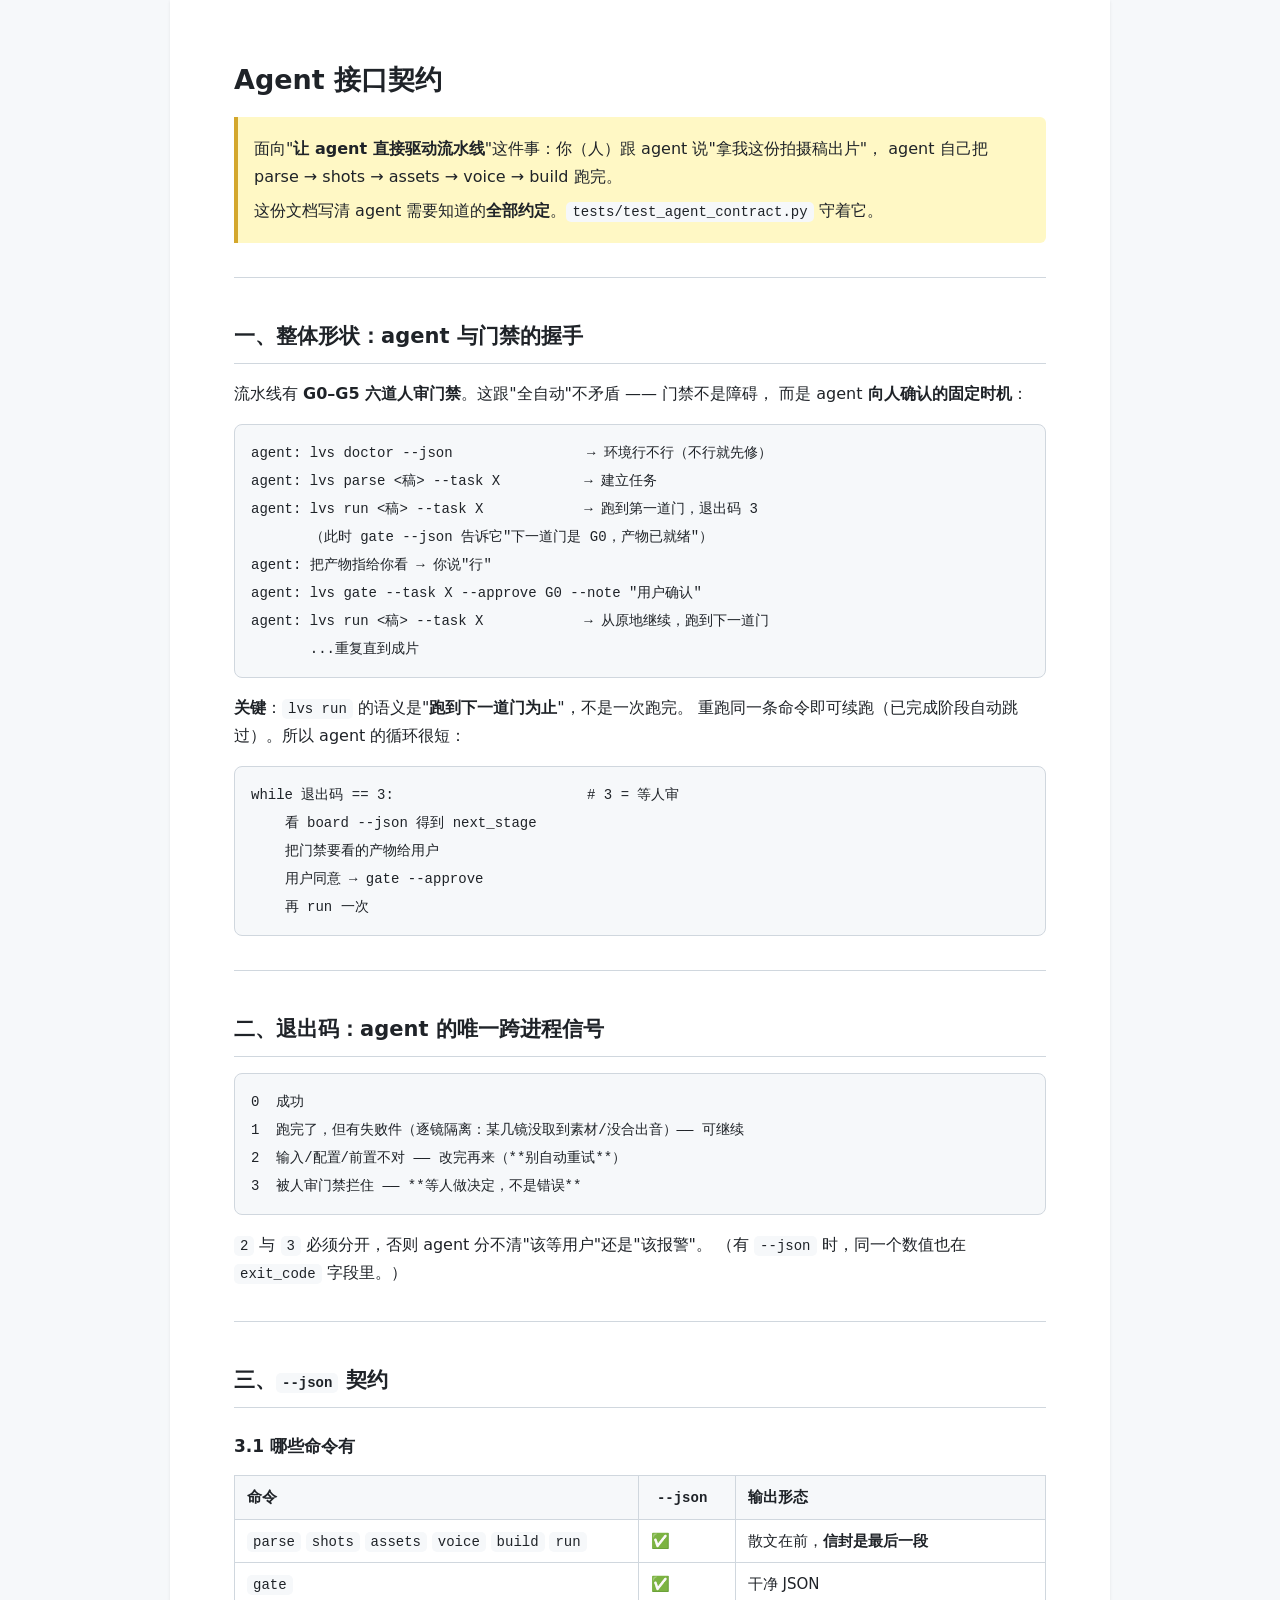
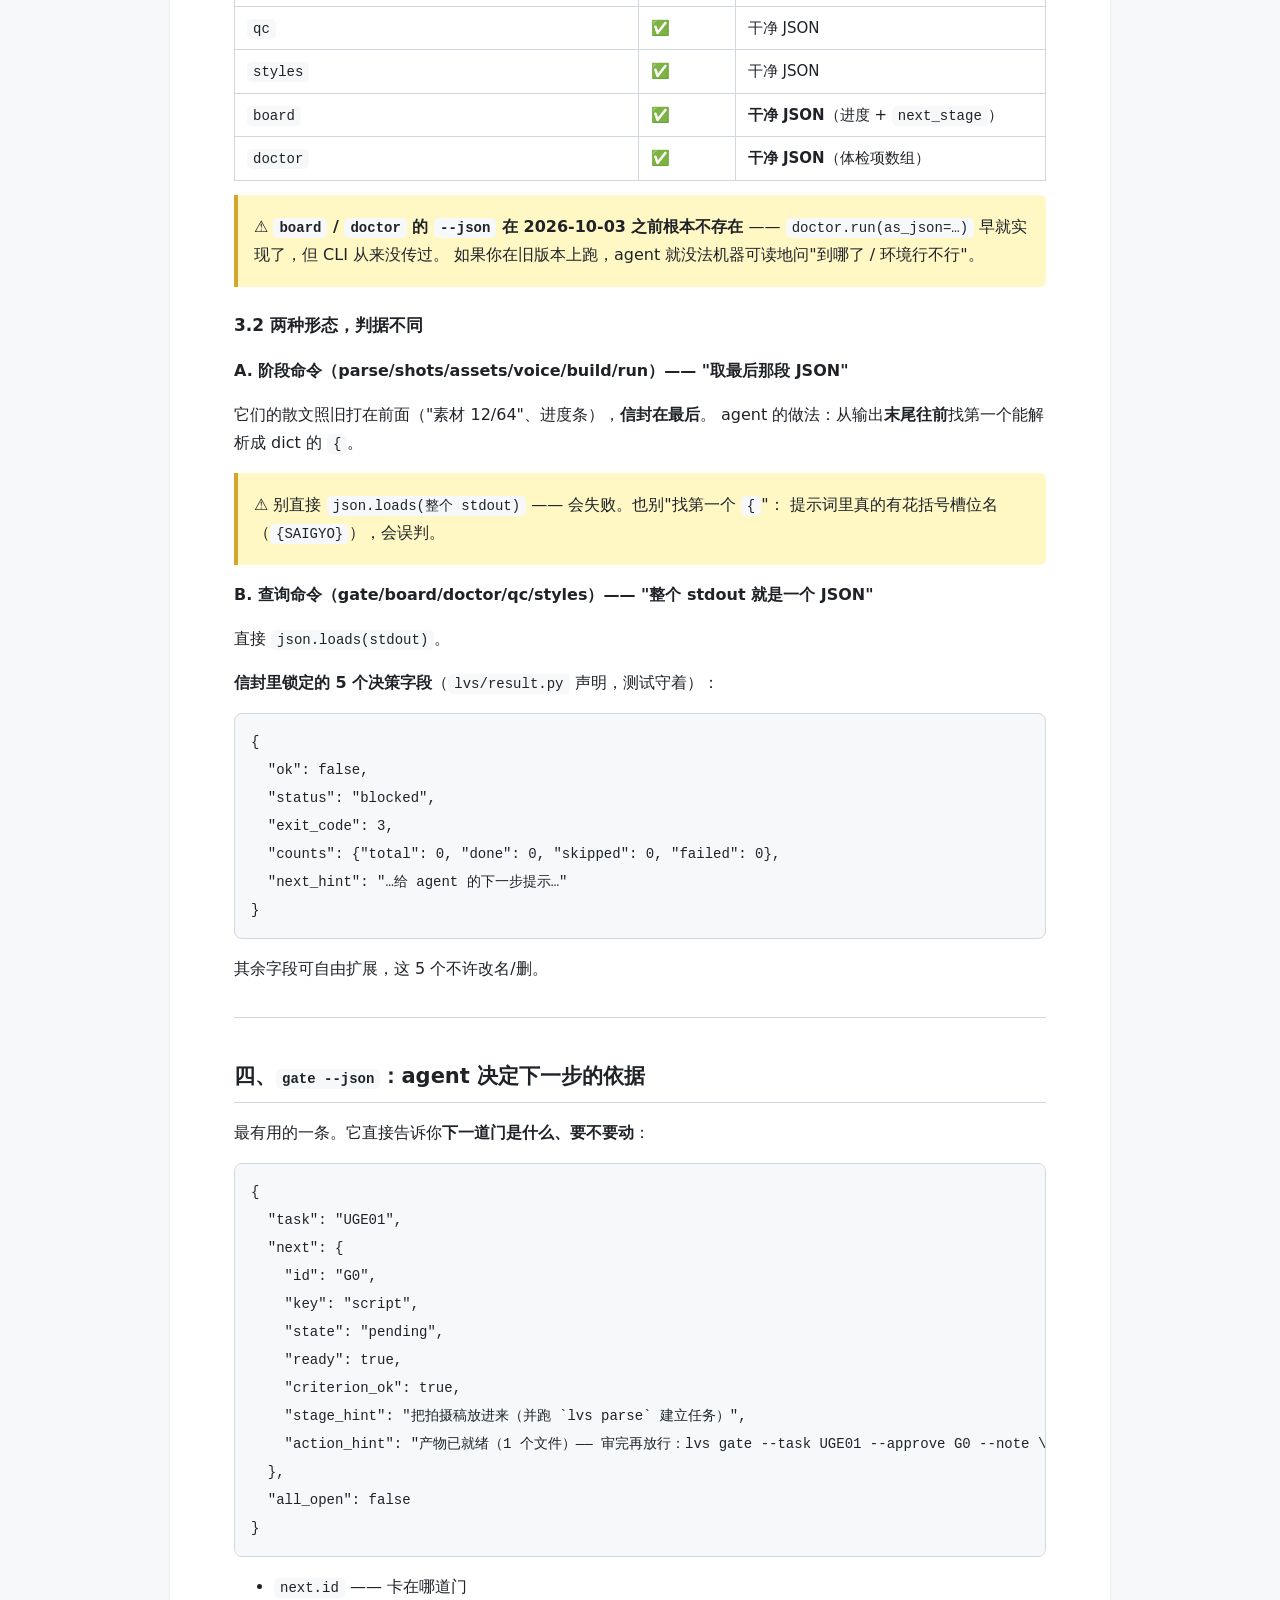
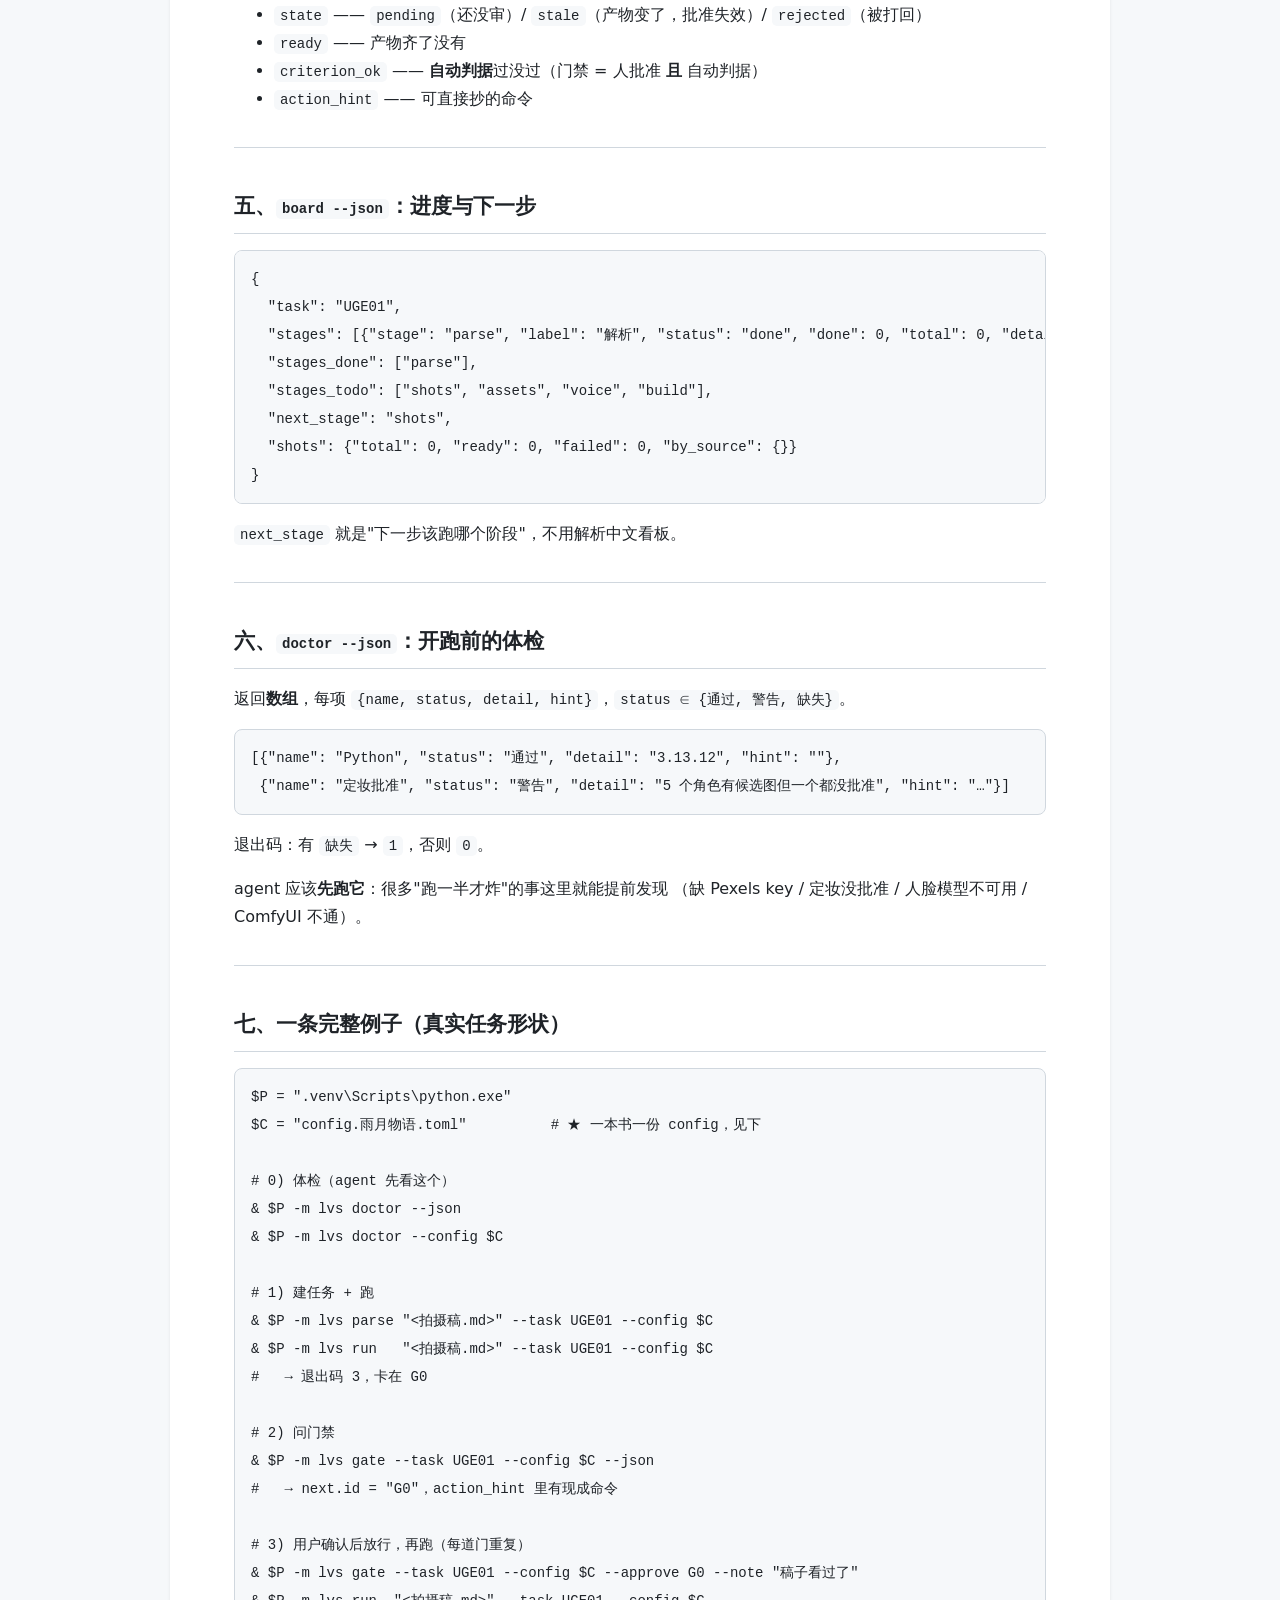
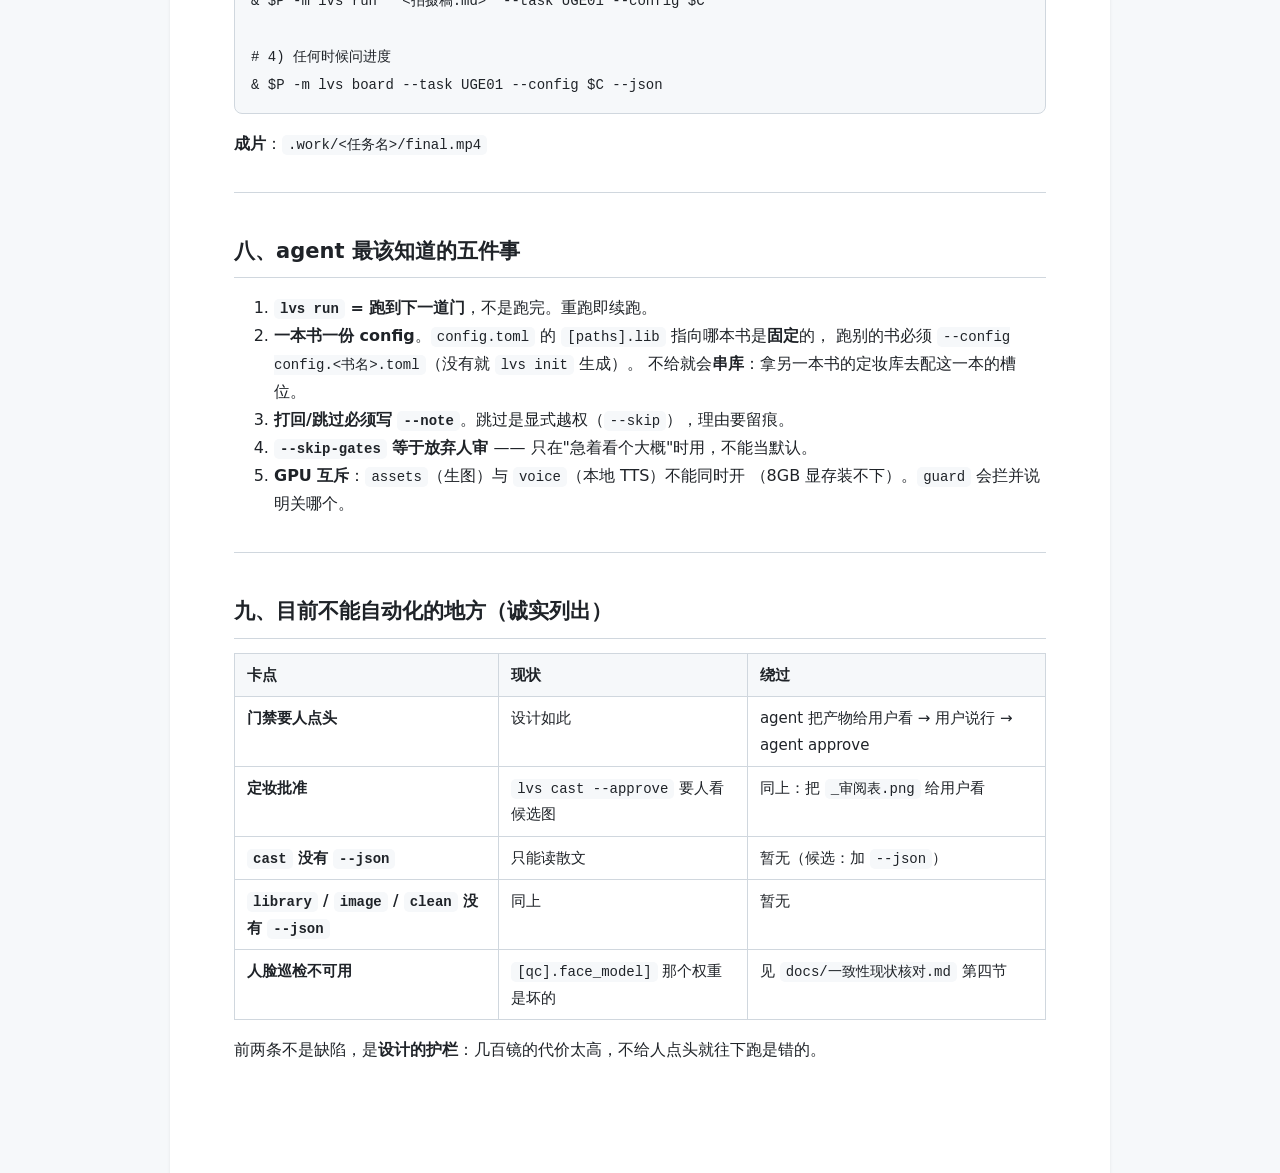
<file: docs/Agent-接口契约.html>
<!DOCTYPE html>
<html lang="zh-CN"><head><meta charset="utf-8">
<meta name="viewport" content="width=device-width, initial-scale=1">
<title>Agent 接口契约</title>
<style>
  :root { --fg:#1f2328; --line:#d0d7de; --code-bg:#f6f8fa; --accent:#0969da;
           --warn-bg:#fff8c5; --warn-line:#d4a72c; }
  * { box-sizing:border-box; }
  body { margin:0; background:#f6f8fa; color:var(--fg);
          font-family:"Segoe UI","Microsoft YaHei",system-ui,sans-serif;
          font-size:16px; line-height:1.75; }
  .page { max-width:940px; margin:0 auto; background:#fff;
           padding:56px 64px 96px; box-shadow:0 1px 3px rgba(0,0,0,.08); }
  h1 { font-size:27px; margin:0 0 8px; }
  h2 { font-size:21px; margin:40px 0 12px; padding-bottom:8px;
        border-bottom:1px solid var(--line); }
  h3 { font-size:17px; margin:24px 0 8px; }
  code { background:var(--code-bg); padding:2px 6px; border-radius:5px;
          font-family:Consolas,monospace; font-size:14px; }
  pre { background:var(--code-bg); border:1px solid var(--line); border-radius:8px;
         padding:14px 16px; overflow-x:auto; }
  pre code { background:none; padding:0; }
  table { border-collapse:collapse; width:100%; margin:14px 0; font-size:15px; }
  th,td { border:1px solid var(--line); padding:8px 12px; text-align:left; vertical-align:top; }
  th { background:var(--code-bg); }
  blockquote { margin:14px 0; padding:12px 16px; background:var(--warn-bg);
                border-left:4px solid var(--warn-line); border-radius:0 6px 6px 0; }
  blockquote p { margin:6px 0; }
  hr { border:none; border-top:1px solid var(--line); margin:34px 0; }
  a { color:var(--accent); }
  @media print { body { background:#fff; } .page { box-shadow:none; padding:0; max-width:none; } }
</style></head><body><div class="page">
<h1>Agent 接口契约</h1>
<blockquote>
<p>面向"<strong>让 agent 直接驱动流水线</strong>"这件事：你（人）跟 agent 说"拿我这份拍摄稿出片"，
agent 自己把 parse → shots → assets → voice → build 跑完。</p>
<p>这份文档写清 agent 需要知道的<strong>全部约定</strong>。<code>tests/test_agent_contract.py</code> 守着它。</p>
</blockquote>
<hr />
<h2>一、整体形状：agent 与门禁的握手</h2>
<p>流水线有 <strong>G0–G5 六道人审门禁</strong>。这跟"全自动"不矛盾 —— 门禁不是障碍，
而是 agent <strong>向人确认的固定时机</strong>：</p>
<pre><code>agent: lvs doctor --json                → 环境行不行（不行就先修）
agent: lvs parse &lt;稿&gt; --task X          → 建立任务
agent: lvs run &lt;稿&gt; --task X            → 跑到第一道门，退出码 3
       （此时 gate --json 告诉它&quot;下一道门是 G0，产物已就绪&quot;）
agent: 把产物指给你看 → 你说&quot;行&quot;
agent: lvs gate --task X --approve G0 --note &quot;用户确认&quot;
agent: lvs run &lt;稿&gt; --task X            → 从原地继续，跑到下一道门
       ...重复直到成片
</code></pre>
<p><strong>关键</strong>：<code>lvs run</code> 的语义是"<strong>跑到下一道门为止</strong>"，不是一次跑完。
重跑同一条命令即可续跑（已完成阶段自动跳过）。所以 agent 的循环很短：</p>
<pre><code>while 退出码 == 3:                       # 3 = 等人审
    看 board --json 得到 next_stage
    把门禁要看的产物给用户
    用户同意 → gate --approve
    再 run 一次
</code></pre>
<hr />
<h2>二、退出码：agent 的<strong>唯一</strong>跨进程信号</h2>
<pre><code>0  成功
1  跑完了，但有失败件（逐镜隔离：某几镜没取到素材/没合出音）—— 可继续
2  输入/配置/前置不对 —— 改完再来（**别自动重试**）
3  被人审门禁拦住 —— **等人做决定，不是错误**
</code></pre>
<p><code>2</code> 与 <code>3</code> 必须分开，否则 agent 分不清"该等用户"还是"该报警"。
（有 <code>--json</code> 时，同一个数值也在 <code>exit_code</code> 字段里。）</p>
<hr />
<h2>三、<code>--json</code> 契约</h2>
<h3>3.1 哪些命令有</h3>
<table>
<thead>
<tr>
<th>命令</th>
<th><code>--json</code></th>
<th>输出形态</th>
</tr>
</thead>
<tbody>
<tr>
<td><code>parse</code> <code>shots</code> <code>assets</code> <code>voice</code> <code>build</code> <code>run</code></td>
<td>✅</td>
<td>散文在前，<strong>信封是最后一段</strong></td>
</tr>
<tr>
<td><code>gate</code></td>
<td>✅</td>
<td>干净 JSON</td>
</tr>
<tr>
<td><code>qc</code></td>
<td>✅</td>
<td>干净 JSON</td>
</tr>
<tr>
<td><code>styles</code></td>
<td>✅</td>
<td>干净 JSON</td>
</tr>
<tr>
<td><code>board</code></td>
<td>✅</td>
<td><strong>干净 JSON</strong>（进度 + <code>next_stage</code>）</td>
</tr>
<tr>
<td><code>doctor</code></td>
<td>✅</td>
<td><strong>干净 JSON</strong>（体检项数组）</td>
</tr>
</tbody>
</table>
<blockquote>
<p>⚠️ <strong><code>board</code> / <code>doctor</code> 的 <code>--json</code> 在 2026-10-03 之前根本不存在</strong> ——
<code>doctor.run(as_json=…)</code> 早就实现了，但 CLI 从来没传过。
如果你在旧版本上跑，agent 就没法机器可读地问"到哪了 / 环境行不行"。</p>
</blockquote>
<h3>3.2 两种形态，判据不同</h3>
<p><strong>A. 阶段命令（parse/shots/assets/voice/build/run）—— "取最后那段 JSON"</strong></p>
<p>它们的散文照旧打在前面（"素材 12/64"、进度条），<strong>信封在最后</strong>。
agent 的做法：从输出<strong>末尾往前</strong>找第一个能解析成 dict 的 <code>{</code>。</p>
<blockquote>
<p>⚠️ 别直接 <code>json.loads(整个 stdout)</code> —— 会失败。也别"找第一个 <code>{</code>"：
提示词里真的有花括号槽位名（<code>{SAIGYO}</code>），会误判。</p>
</blockquote>
<p><strong>B. 查询命令（gate/board/doctor/qc/styles）—— "整个 stdout 就是一个 JSON"</strong></p>
<p>直接 <code>json.loads(stdout)</code>。</p>
<p><strong>信封里锁定的 5 个决策字段</strong>（<code>lvs/result.py</code> 声明，测试守着）：</p>
<pre><code class="language-json">{
  &quot;ok&quot;: false,
  &quot;status&quot;: &quot;blocked&quot;,
  &quot;exit_code&quot;: 3,
  &quot;counts&quot;: {&quot;total&quot;: 0, &quot;done&quot;: 0, &quot;skipped&quot;: 0, &quot;failed&quot;: 0},
  &quot;next_hint&quot;: &quot;…给 agent 的下一步提示…&quot;
}
</code></pre>
<p>其余字段可自由扩展，这 5 个不许改名/删。</p>
<hr />
<h2>四、<code>gate --json</code>：agent 决定下一步的依据</h2>
<p>最有用的一条。它直接告诉你<strong>下一道门是什么、要不要动</strong>：</p>
<pre><code class="language-json">{
  &quot;task&quot;: &quot;UGE01&quot;,
  &quot;next&quot;: {
    &quot;id&quot;: &quot;G0&quot;,
    &quot;key&quot;: &quot;script&quot;,
    &quot;state&quot;: &quot;pending&quot;,
    &quot;ready&quot;: true,
    &quot;criterion_ok&quot;: true,
    &quot;stage_hint&quot;: &quot;把拍摄稿放进来（并跑 `lvs parse` 建立任务）&quot;,
    &quot;action_hint&quot;: &quot;产物已就绪（1 个文件）—— 审完再放行：lvs gate --task UGE01 --approve G0 --note \&quot;…\&quot;&quot;
  },
  &quot;all_open&quot;: false
}
</code></pre>
<ul>
<li><code>next.id</code> —— 卡在哪道门</li>
<li><code>state</code> —— <code>pending</code>（还没审）/ <code>stale</code>（产物变了，批准失效）/ <code>rejected</code>（被打回）</li>
<li><code>ready</code> —— 产物齐了没有</li>
<li><code>criterion_ok</code> —— <strong>自动判据</strong>过没过（门禁 = 人批准 <strong>且</strong> 自动判据）</li>
<li><code>action_hint</code> —— 可直接抄的命令</li>
</ul>
<hr />
<h2>五、<code>board --json</code>：进度与下一步</h2>
<pre><code class="language-json">{
  &quot;task&quot;: &quot;UGE01&quot;,
  &quot;stages&quot;: [{&quot;stage&quot;: &quot;parse&quot;, &quot;label&quot;: &quot;解析&quot;, &quot;status&quot;: &quot;done&quot;, &quot;done&quot;: 0, &quot;total&quot;: 0, &quot;detail&quot;: &quot;正文 20 段&quot;}],
  &quot;stages_done&quot;: [&quot;parse&quot;],
  &quot;stages_todo&quot;: [&quot;shots&quot;, &quot;assets&quot;, &quot;voice&quot;, &quot;build&quot;],
  &quot;next_stage&quot;: &quot;shots&quot;,
  &quot;shots&quot;: {&quot;total&quot;: 0, &quot;ready&quot;: 0, &quot;failed&quot;: 0, &quot;by_source&quot;: {}}
}
</code></pre>
<p><code>next_stage</code> 就是"下一步该跑哪个阶段"，不用解析中文看板。</p>
<hr />
<h2>六、<code>doctor --json</code>：开跑前的体检</h2>
<p>返回<strong>数组</strong>，每项 <code>{name, status, detail, hint}</code>，<code>status ∈ {通过, 警告, 缺失}</code>。</p>
<pre><code class="language-json">[{&quot;name&quot;: &quot;Python&quot;, &quot;status&quot;: &quot;通过&quot;, &quot;detail&quot;: &quot;3.13.12&quot;, &quot;hint&quot;: &quot;&quot;},
 {&quot;name&quot;: &quot;定妆批准&quot;, &quot;status&quot;: &quot;警告&quot;, &quot;detail&quot;: &quot;5 个角色有候选图但一个都没批准&quot;, &quot;hint&quot;: &quot;…&quot;}]
</code></pre>
<p>退出码：有 <code>缺失</code> → <code>1</code>，否则 <code>0</code>。</p>
<p>agent 应该<strong>先跑它</strong>：很多"跑一半才炸"的事这里就能提前发现
（缺 Pexels key / 定妆没批准 / 人脸模型不可用 / ComfyUI 不通）。</p>
<hr />
<h2>七、一条完整例子（真实任务形状）</h2>
<pre><code class="language-powershell">$P = &quot;.venv\Scripts\python.exe&quot;
$C = &quot;config.雨月物语.toml&quot;          # ★ 一本书一份 config，见下

# 0) 体检（agent 先看这个）
&amp; $P -m lvs doctor --json
&amp; $P -m lvs doctor --config $C

# 1) 建任务 + 跑
&amp; $P -m lvs parse &quot;&lt;拍摄稿.md&gt;&quot; --task UGE01 --config $C
&amp; $P -m lvs run   &quot;&lt;拍摄稿.md&gt;&quot; --task UGE01 --config $C
#   → 退出码 3，卡在 G0

# 2) 问门禁
&amp; $P -m lvs gate --task UGE01 --config $C --json
#   → next.id = &quot;G0&quot;，action_hint 里有现成命令

# 3) 用户确认后放行，再跑（每道门重复）
&amp; $P -m lvs gate --task UGE01 --config $C --approve G0 --note &quot;稿子看过了&quot;
&amp; $P -m lvs run  &quot;&lt;拍摄稿.md&gt;&quot; --task UGE01 --config $C

# 4) 任何时候问进度
&amp; $P -m lvs board --task UGE01 --config $C --json
</code></pre>
<p><strong>成片</strong>：<code>.work/&lt;任务名&gt;/final.mp4</code></p>
<hr />
<h2>八、agent 最该知道的五件事</h2>
<ol>
<li><strong><code>lvs run</code> = 跑到下一道门</strong>，不是跑完。重跑即续跑。</li>
<li><strong>一本书一份 config</strong>。<code>config.toml</code> 的 <code>[paths].lib</code> 指向哪本书是<strong>固定</strong>的，
   跑别的书必须 <code>--config config.&lt;书名&gt;.toml</code>（没有就 <code>lvs init</code> 生成）。
   不给就会<strong>串库</strong>：拿另一本书的定妆库去配这一本的槽位。</li>
<li><strong>打回/跳过必须写 <code>--note</code></strong>。跳过是显式越权（<code>--skip</code>），理由要留痕。</li>
<li><strong><code>--skip-gates</code> 等于放弃人审</strong> —— 只在"急着看个大概"时用，不能当默认。</li>
<li><strong>GPU 互斥</strong>：<code>assets</code>（生图）与 <code>voice</code>（本地 TTS）不能同时开
   （8GB 显存装不下）。<code>guard</code> 会拦并说明关哪个。</li>
</ol>
<hr />
<h2>九、目前<strong>不能</strong>自动化的地方（诚实列出）</h2>
<table>
<thead>
<tr>
<th>卡点</th>
<th>现状</th>
<th>绕过</th>
</tr>
</thead>
<tbody>
<tr>
<td><strong>门禁要人点头</strong></td>
<td>设计如此</td>
<td>agent 把产物给用户看 → 用户说行 → agent approve</td>
</tr>
<tr>
<td><strong>定妆批准</strong></td>
<td><code>lvs cast --approve</code> 要人看候选图</td>
<td>同上：把 <code>_审阅表.png</code> 给用户看</td>
</tr>
<tr>
<td><strong><code>cast</code> 没有 <code>--json</code></strong></td>
<td>只能读散文</td>
<td>暂无（候选：加 <code>--json</code>）</td>
</tr>
<tr>
<td><strong><code>library</code> / <code>image</code> / <code>clean</code> 没有 <code>--json</code></strong></td>
<td>同上</td>
<td>暂无</td>
</tr>
<tr>
<td><strong>人脸巡检不可用</strong></td>
<td><code>[qc].face_model]</code> 那个权重是坏的</td>
<td>见 <code>docs/一致性现状核对.md</code> 第四节</td>
</tr>
</tbody>
</table>
<p>前两条不是缺陷，是<strong>设计的护栏</strong>：几百镜的代价太高，不给人点头就往下跑是错的。</p>
</div></body></html>
</file>
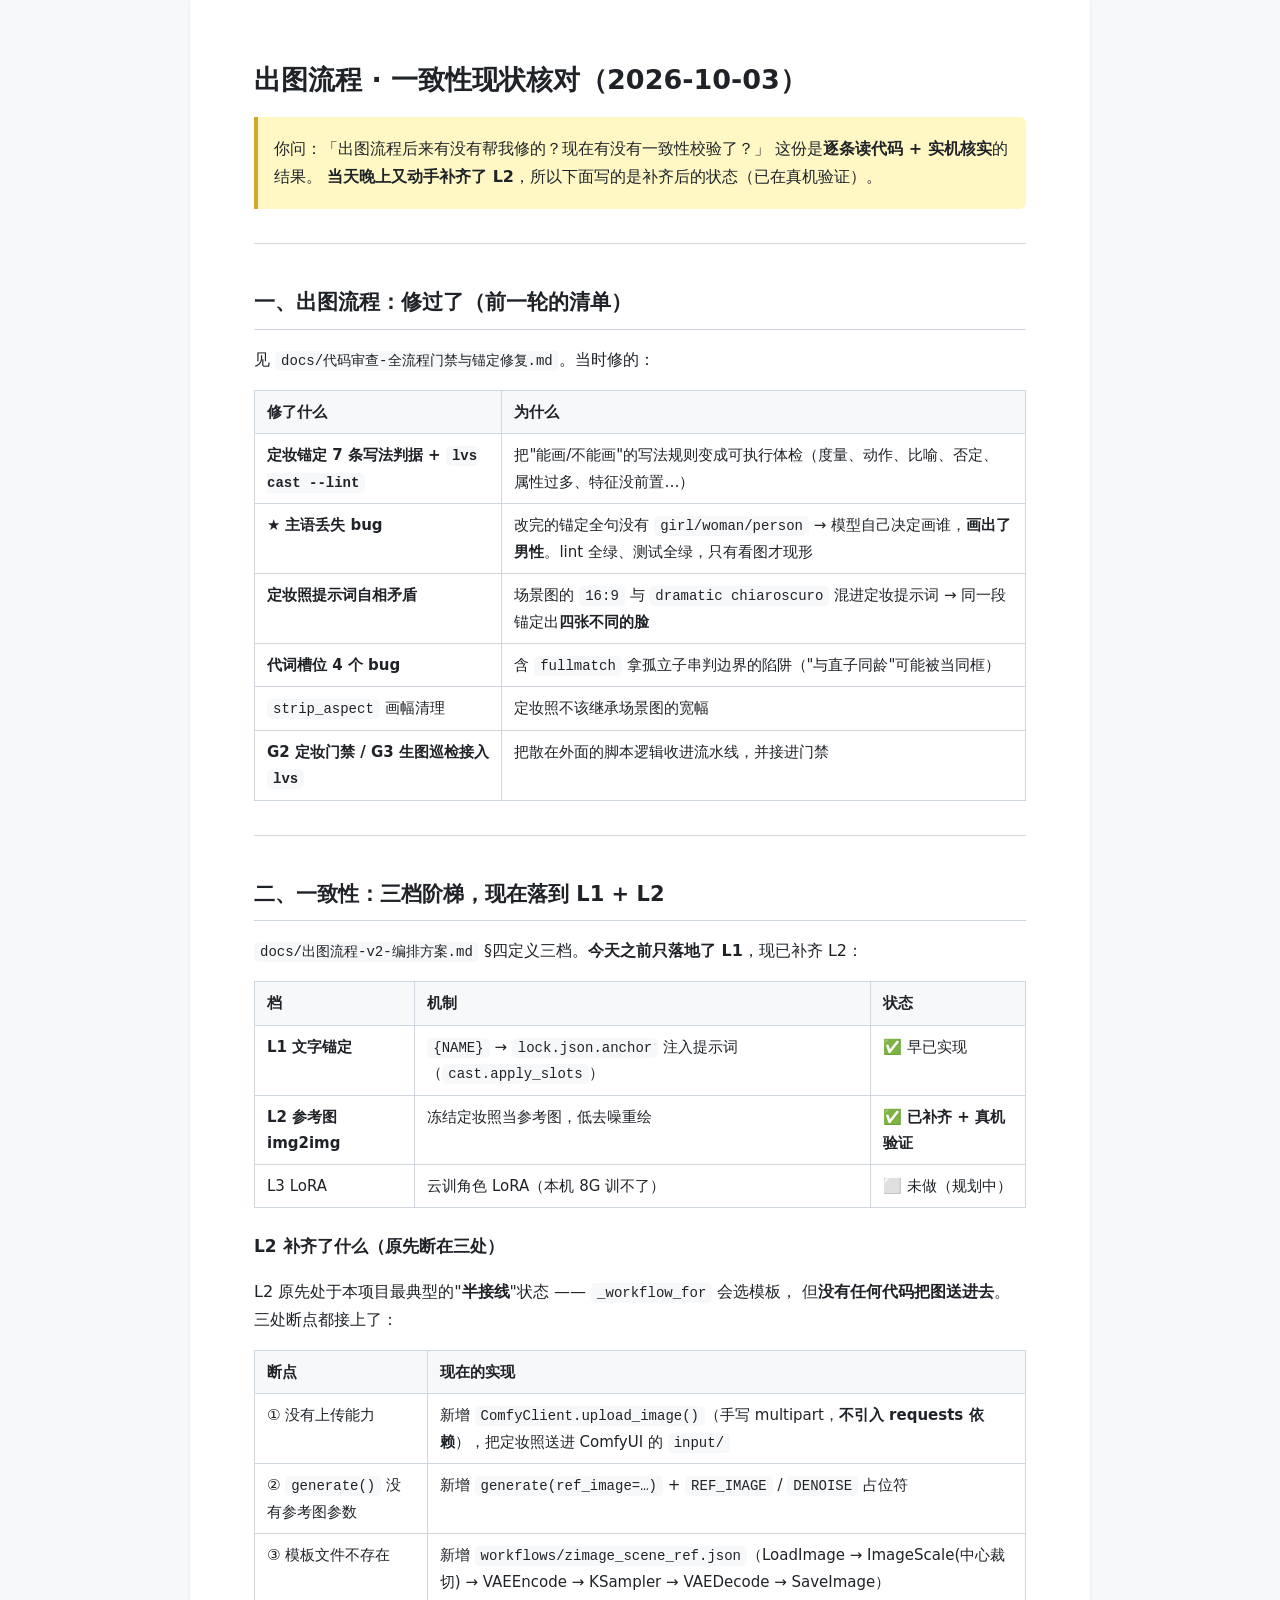
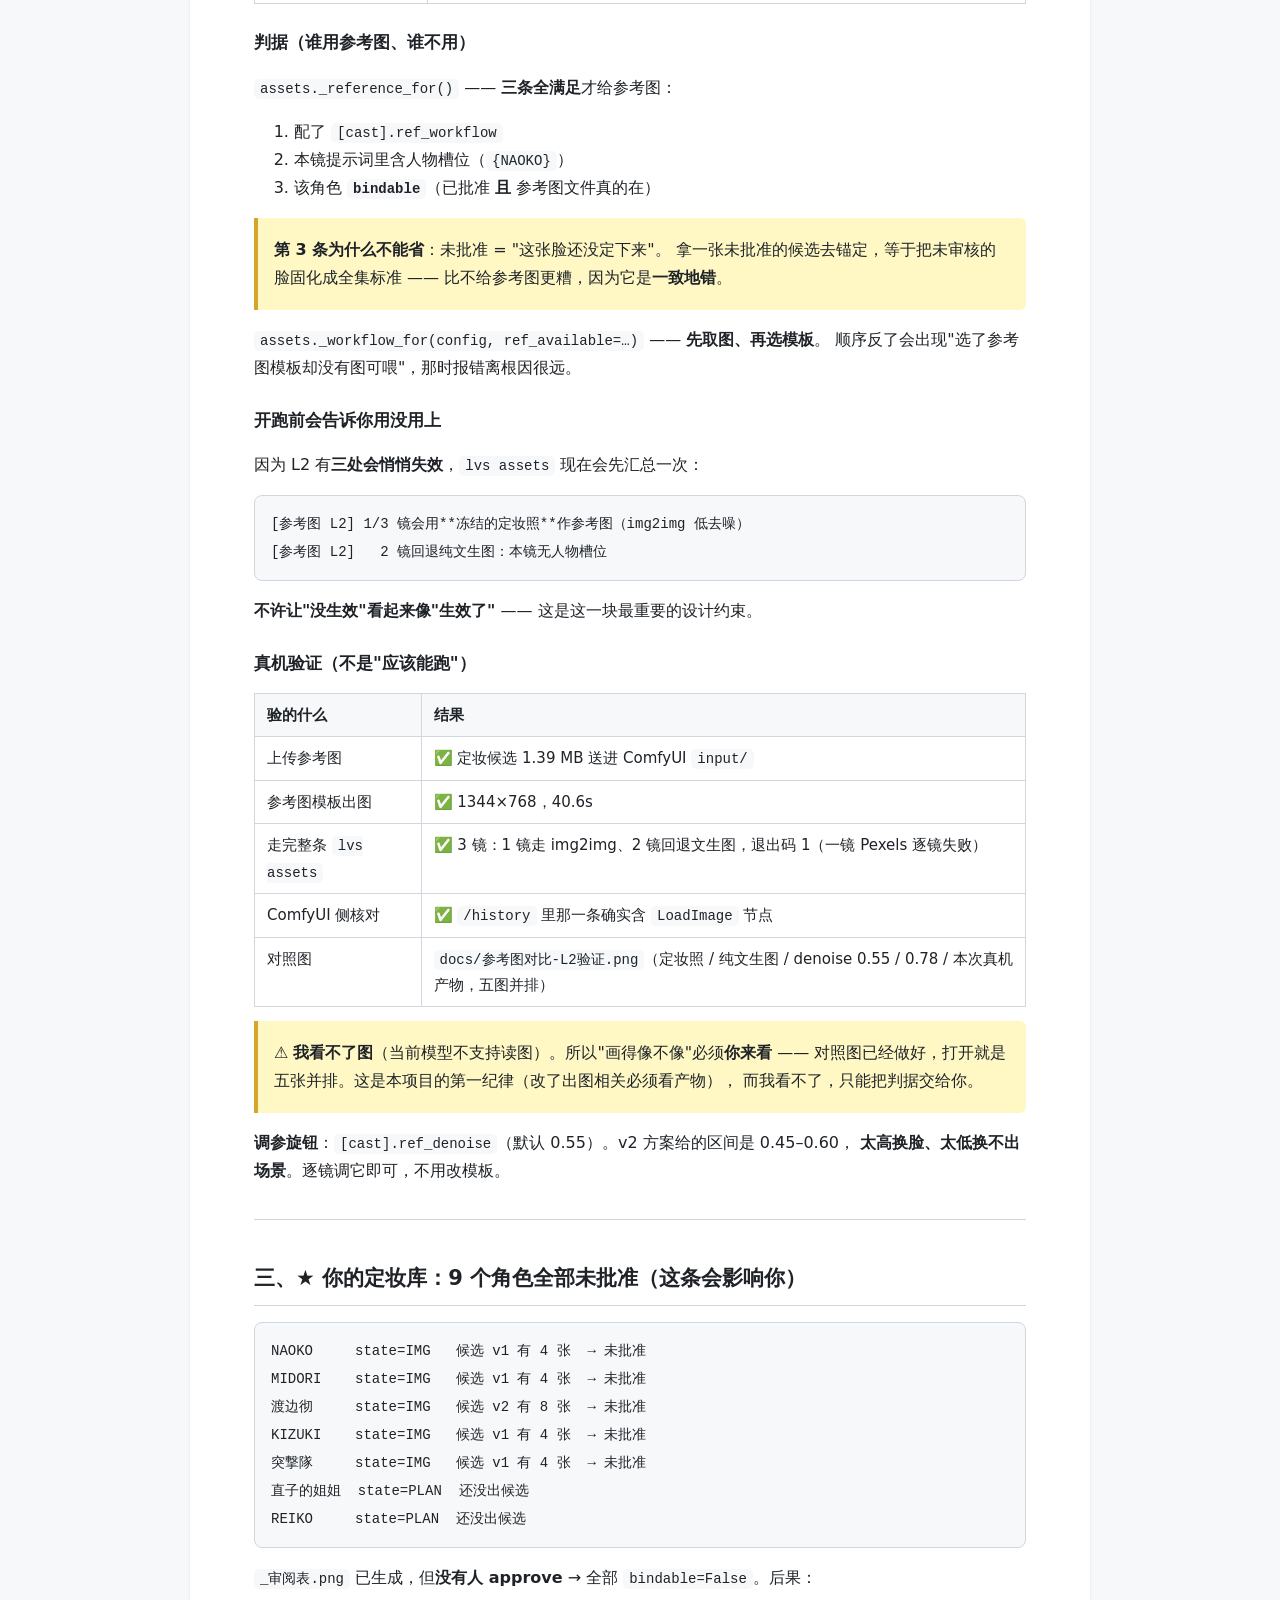
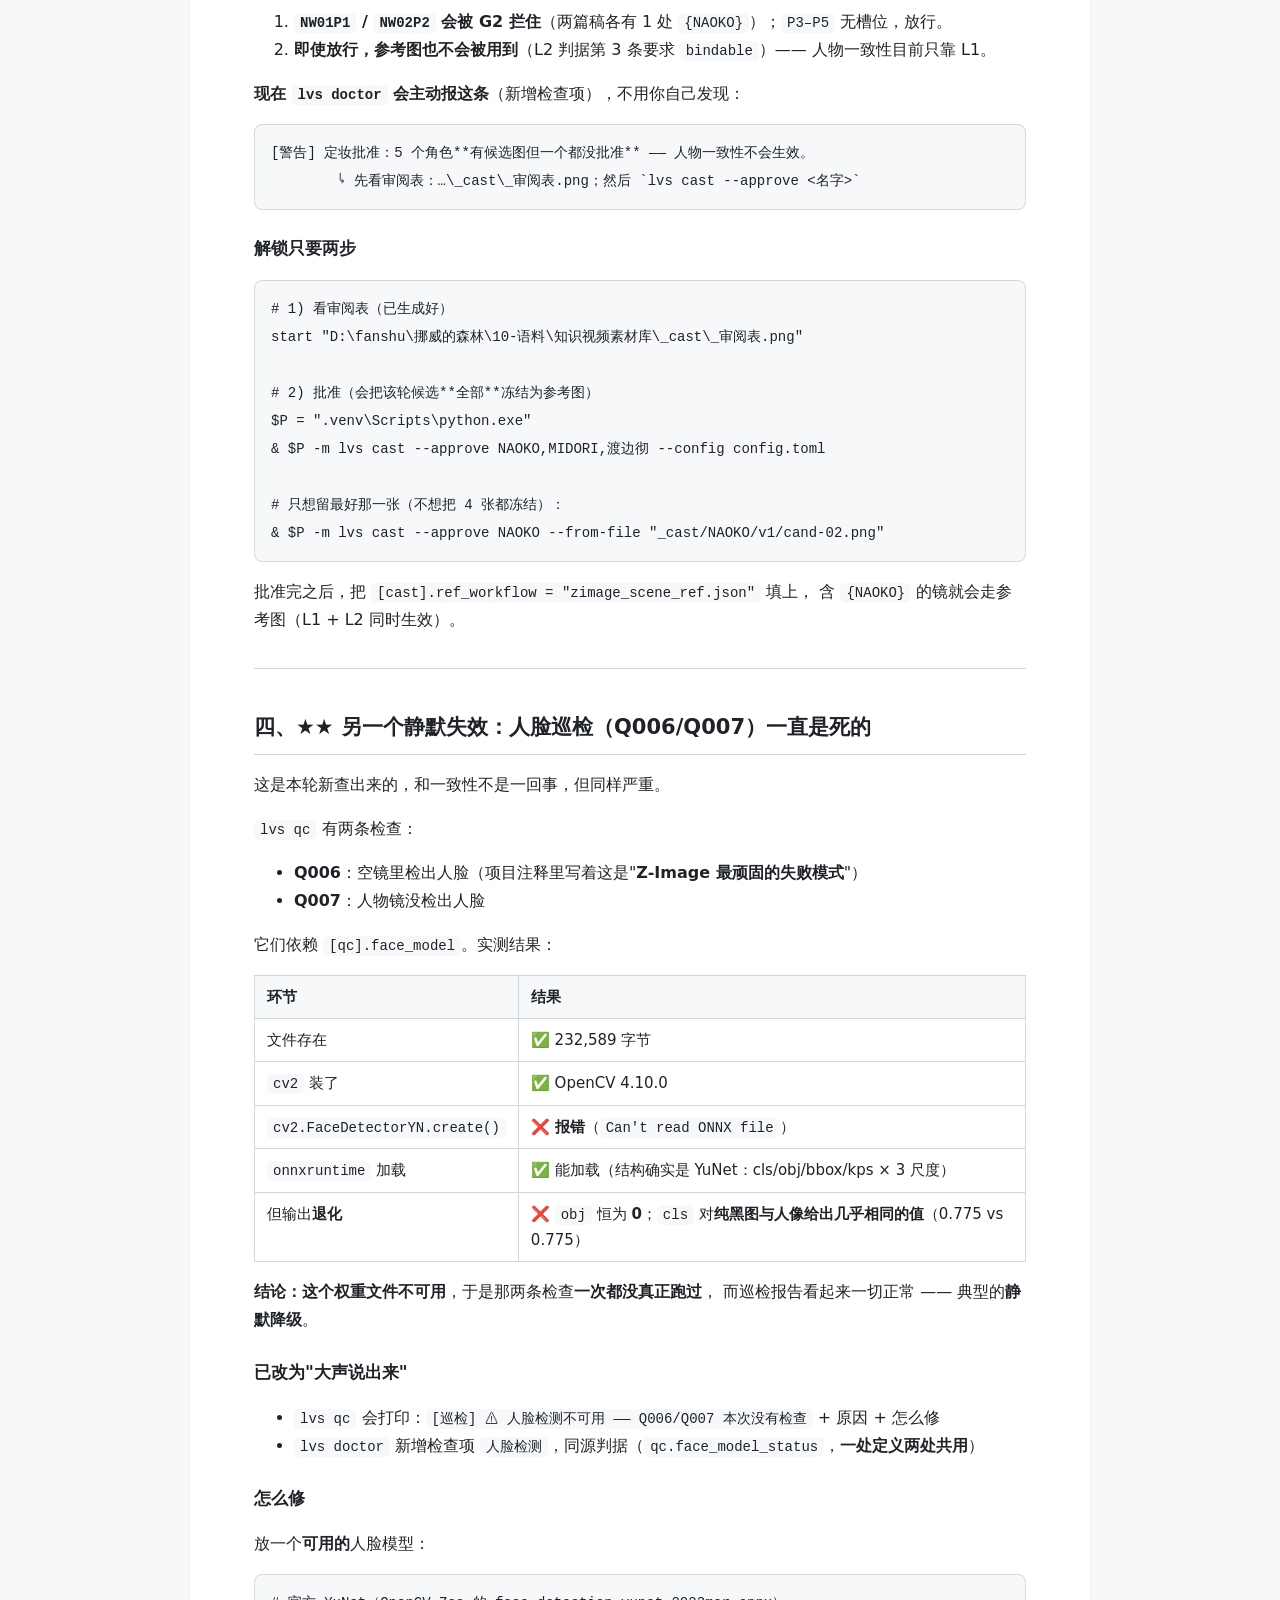
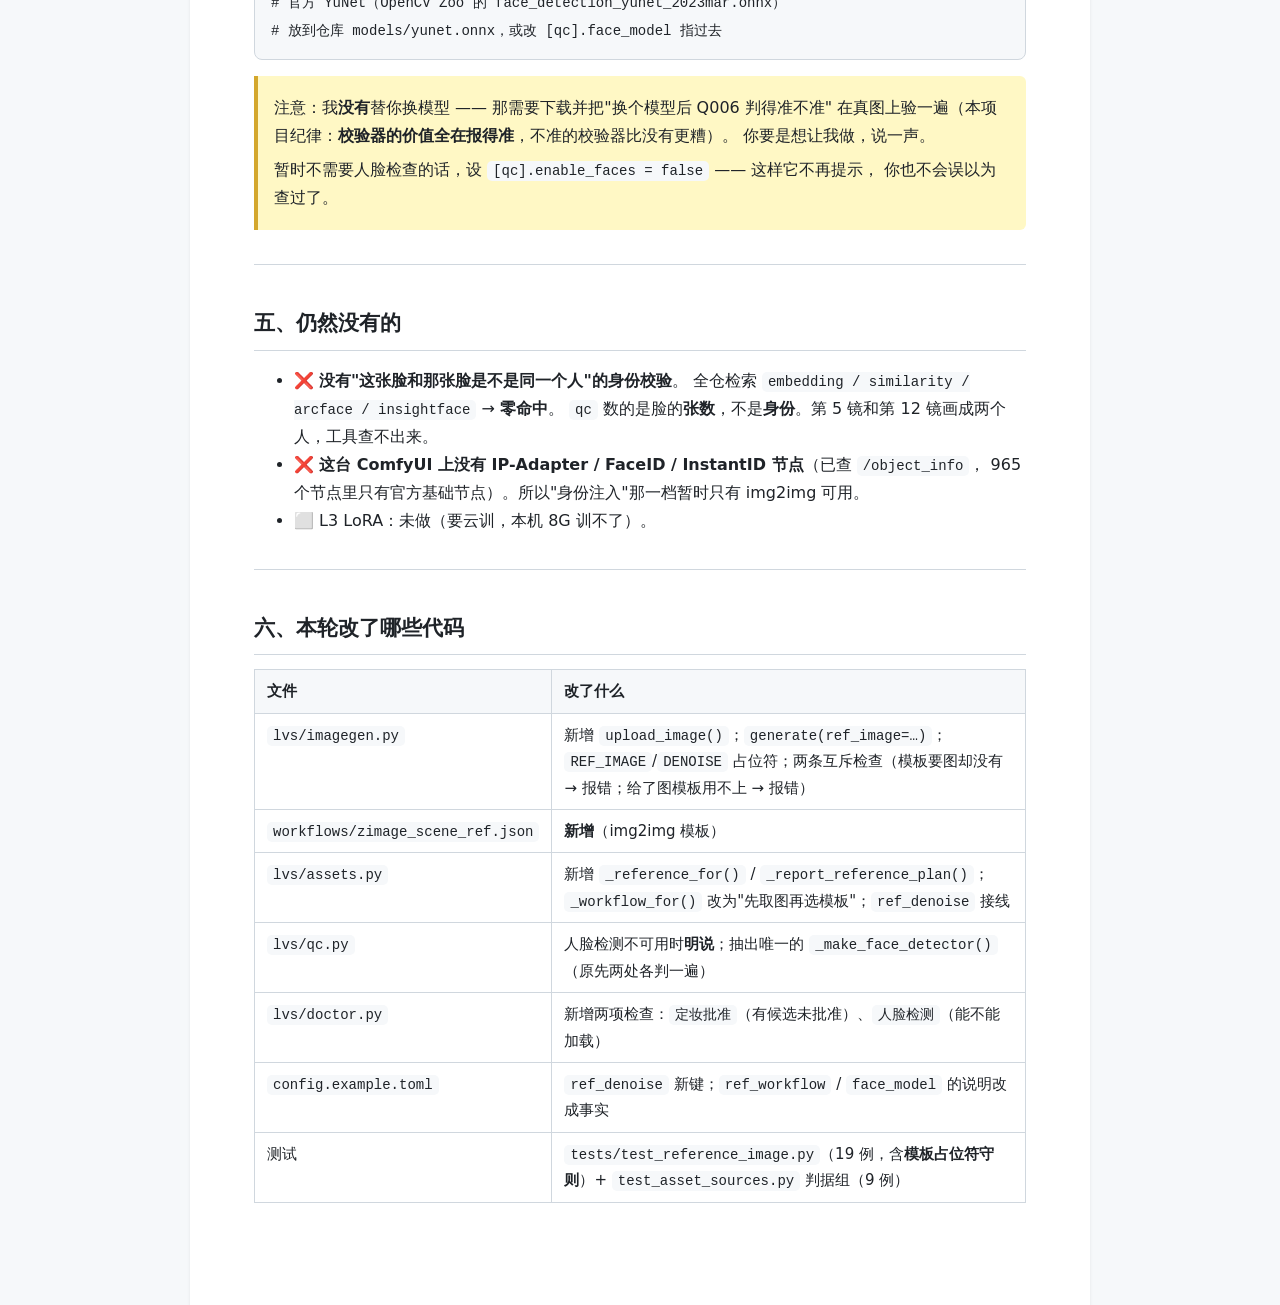
<file: docs/一致性现状核对.html>
<!DOCTYPE html>
<html lang="zh-CN"><head><meta charset="utf-8">
<meta name="viewport" content="width=device-width, initial-scale=1">
<title>出图流程 · 一致性现状核对</title>
<style>
  :root { --fg:#1f2328; --line:#d0d7de; --code-bg:#f6f8fa; --accent:#0969da;
           --warn-bg:#fff8c5; --warn-line:#d4a72c; --ok:#1a7f37; }
  * { box-sizing:border-box; }
  body { margin:0; background:#f6f8fa; color:var(--fg);
          font-family:"Segoe UI","Microsoft YaHei",system-ui,sans-serif;
          font-size:16px; line-height:1.75; }
  .page { max-width:900px; margin:0 auto; background:#fff;
           padding:56px 64px 96px; box-shadow:0 1px 3px rgba(0,0,0,.08); }
  h1 { font-size:27px; margin:0 0 8px; }
  h2 { font-size:21px; margin:40px 0 12px; padding-bottom:8px;
        border-bottom:1px solid var(--line); }
  h3 { font-size:17px; margin:24px 0 8px; }
  code { background:var(--code-bg); padding:2px 6px; border-radius:5px;
          font-family:Consolas,monospace; font-size:14px; }
  pre { background:var(--code-bg); border:1px solid var(--line); border-radius:8px;
         padding:14px 16px; overflow-x:auto; }
  pre code { background:none; padding:0; }
  table { border-collapse:collapse; width:100%; margin:14px 0; font-size:15px; }
  th,td { border:1px solid var(--line); padding:8px 12px; text-align:left; vertical-align:top; }
  th { background:var(--code-bg); }
  blockquote { margin:14px 0; padding:12px 16px; background:var(--warn-bg);
                border-left:4px solid var(--warn-line); border-radius:0 6px 6px 0; }
  blockquote p { margin:6px 0; }
  hr { border:none; border-top:1px solid var(--line); margin:34px 0; }
  a { color:var(--accent); }
  @media print { body { background:#fff; } .page { box-shadow:none; padding:0; max-width:none; } }
</style></head><body><div class="page">
<h1>出图流程 · 一致性现状核对（2026-10-03）</h1>
<blockquote>
<p>你问：「出图流程后来有没有帮我修的？现在有没有一致性校验了？」
这份是<strong>逐条读代码 + 实机核实</strong>的结果。
<strong>当天晚上又动手补齐了 L2</strong>，所以下面写的是补齐后的状态（已在真机验证）。</p>
</blockquote>
<hr />
<h2>一、出图流程：<strong>修过了</strong>（前一轮的清单）</h2>
<p>见 <code>docs/代码审查-全流程门禁与锚定修复.md</code>。当时修的：</p>
<table>
<thead>
<tr>
<th>修了什么</th>
<th>为什么</th>
</tr>
</thead>
<tbody>
<tr>
<td><strong>定妆锚定 7 条写法判据 + <code>lvs cast --lint</code></strong></td>
<td>把"能画/不能画"的写法规则变成可执行体检（度量、动作、比喻、否定、属性过多、特征没前置…）</td>
</tr>
<tr>
<td>★ <strong>主语丢失 bug</strong></td>
<td>改完的锚定全句没有 <code>girl/woman/person</code> → 模型自己决定画谁，<strong>画出了男性</strong>。lint 全绿、测试全绿，只有看图才现形</td>
</tr>
<tr>
<td><strong>定妆照提示词自相矛盾</strong></td>
<td>场景图的 <code>16:9</code> 与 <code>dramatic chiaroscuro</code> 混进定妆提示词 → 同一段锚定出<strong>四张不同的脸</strong></td>
</tr>
<tr>
<td><strong>代词槽位 4 个 bug</strong></td>
<td>含 <code>fullmatch</code> 拿孤立子串判边界的陷阱（"与直子同龄"可能被当同框）</td>
</tr>
<tr>
<td><code>strip_aspect</code> 画幅清理</td>
<td>定妆照不该继承场景图的宽幅</td>
</tr>
<tr>
<td><strong>G2 定妆门禁 / G3 生图巡检接入 <code>lvs</code></strong></td>
<td>把散在外面的脚本逻辑收进流水线，并接进门禁</td>
</tr>
</tbody>
</table>
<hr />
<h2>二、一致性：三档阶梯，现在落到 <strong>L1 + L2</strong></h2>
<p><code>docs/出图流程-v2-编排方案.md</code> §四定义三档。<strong>今天之前只落地了 L1</strong>，现已补齐 L2：</p>
<table>
<thead>
<tr>
<th>档</th>
<th>机制</th>
<th>状态</th>
</tr>
</thead>
<tbody>
<tr>
<td><strong>L1 文字锚定</strong></td>
<td><code>{NAME}</code> → <code>lock.json.anchor</code> 注入提示词（<code>cast.apply_slots</code>）</td>
<td>✅ 早已实现</td>
</tr>
<tr>
<td><strong>L2 参考图 img2img</strong></td>
<td>冻结定妆照当参考图，低去噪重绘</td>
<td>✅ <strong>已补齐 + 真机验证</strong></td>
</tr>
<tr>
<td>L3 LoRA</td>
<td>云训角色 LoRA（本机 8G 训不了）</td>
<td>⬜ 未做（规划中）</td>
</tr>
</tbody>
</table>
<h3>L2 补齐了什么（原先断在三处）</h3>
<p>L2 原先处于本项目最典型的"<strong>半接线</strong>"状态 —— <code>_workflow_for</code> 会选模板，
但<strong>没有任何代码把图送进去</strong>。三处断点都接上了：</p>
<table>
<thead>
<tr>
<th>断点</th>
<th>现在的实现</th>
</tr>
</thead>
<tbody>
<tr>
<td>① 没有上传能力</td>
<td>新增 <code>ComfyClient.upload_image()</code>（手写 multipart，<strong>不引入 requests 依赖</strong>），把定妆照送进 ComfyUI 的 <code>input/</code></td>
</tr>
<tr>
<td>② <code>generate()</code> 没有参考图参数</td>
<td>新增 <code>generate(ref_image=…)</code> + <code>REF_IMAGE</code> / <code>DENOISE</code> 占位符</td>
</tr>
<tr>
<td>③ 模板文件不存在</td>
<td>新增 <code>workflows/zimage_scene_ref.json</code>（LoadImage → ImageScale(中心裁切) → VAEEncode → KSampler → VAEDecode → SaveImage）</td>
</tr>
</tbody>
</table>
<h3>判据（谁用参考图、谁不用）</h3>
<p><code>assets._reference_for()</code> —— <strong>三条全满足</strong>才给参考图：</p>
<ol>
<li>配了 <code>[cast].ref_workflow</code></li>
<li>本镜提示词里含人物槽位（<code>{NAOKO}</code>）</li>
<li>该角色 <strong><code>bindable</code></strong>（已批准 <strong>且</strong> 参考图文件真的在）</li>
</ol>
<blockquote>
<p><strong>第 3 条为什么不能省</strong>：未批准 = "这张脸还没定下来"。
拿一张未批准的候选去锚定，等于把未审核的脸固化成全集标准 ——
比不给参考图更糟，因为它是<strong>一致地错</strong>。</p>
</blockquote>
<p><code>assets._workflow_for(config, ref_available=…)</code> —— <strong>先取图、再选模板</strong>。
顺序反了会出现"选了参考图模板却没有图可喂"，那时报错离根因很远。</p>
<h3>开跑前会告诉你用没用上</h3>
<p>因为 L2 有<strong>三处会悄悄失效</strong>，<code>lvs assets</code> 现在会先汇总一次：</p>
<pre><code>[参考图 L2] 1/3 镜会用**冻结的定妆照**作参考图（img2img 低去噪）
[参考图 L2]   2 镜回退纯文生图：本镜无人物槽位
</code></pre>
<p><strong>不许让"没生效"看起来像"生效了"</strong> —— 这是这一块最重要的设计约束。</p>
<h3>真机验证（不是"应该能跑"）</h3>
<table>
<thead>
<tr>
<th>验的什么</th>
<th>结果</th>
</tr>
</thead>
<tbody>
<tr>
<td>上传参考图</td>
<td>✅ 定妆候选 1.39 MB 送进 ComfyUI <code>input/</code></td>
</tr>
<tr>
<td>参考图模板出图</td>
<td>✅ 1344×768，40.6s</td>
</tr>
<tr>
<td>走完整条 <code>lvs assets</code></td>
<td>✅ 3 镜：1 镜走 img2img、2 镜回退文生图，退出码 1（一镜 Pexels 逐镜失败）</td>
</tr>
<tr>
<td>ComfyUI 侧核对</td>
<td>✅ <code>/history</code> 里那一条确实含 <code>LoadImage</code> 节点</td>
</tr>
<tr>
<td>对照图</td>
<td><code>docs/参考图对比-L2验证.png</code>（定妆照 / 纯文生图 / denoise 0.55 / 0.78 / 本次真机产物，五图并排）</td>
</tr>
</tbody>
</table>
<blockquote>
<p>⚠️ <strong>我看不了图</strong>（当前模型不支持读图）。所以"画得像不像"必须<strong>你来看</strong> ——
对照图已经做好，打开就是五张并排。这是本项目的第一纪律（改了出图相关必须看产物），
而我看不了，只能把判据交给你。</p>
</blockquote>
<p><strong>调参旋钮</strong>：<code>[cast].ref_denoise</code>（默认 0.55）。v2 方案给的区间是 0.45–0.60，
<strong>太高换脸、太低换不出场景</strong>。逐镜调它即可，不用改模板。</p>
<hr />
<h2>三、★ 你的定妆库：9 个角色<strong>全部未批准</strong>（这条会影响你）</h2>
<pre><code>NAOKO     state=IMG   候选 v1 有 4 张  → 未批准
MIDORI    state=IMG   候选 v1 有 4 张  → 未批准
渡边彻     state=IMG   候选 v2 有 8 张  → 未批准
KIZUKI    state=IMG   候选 v1 有 4 张  → 未批准
突撃隊     state=IMG   候选 v1 有 4 张  → 未批准
直子的姐姐  state=PLAN  还没出候选
REIKO     state=PLAN  还没出候选
</code></pre>
<p><code>_审阅表.png</code> 已生成，但<strong>没有人 approve</strong> → 全部 <code>bindable=False</code>。后果：</p>
<ol>
<li><strong><code>NW01P1</code> / <code>NW02P2</code> 会被 G2 拦住</strong>（两篇稿各有 1 处 <code>{NAOKO}</code>）；<code>P3–P5</code> 无槽位，放行。</li>
<li><strong>即使放行，参考图也不会被用到</strong>（L2 判据第 3 条要求 <code>bindable</code>）——
   人物一致性目前只靠 L1。</li>
</ol>
<p><strong>现在 <code>lvs doctor</code> 会主动报这条</strong>（新增检查项），不用你自己发现：</p>
<pre><code>[警告] 定妆批准：5 个角色**有候选图但一个都没批准** —— 人物一致性不会生效。
        ↳ 先看审阅表：…\_cast\_审阅表.png；然后 `lvs cast --approve &lt;名字&gt;`
</code></pre>
<h3>解锁只要两步</h3>
<pre><code class="language-powershell"># 1) 看审阅表（已生成好）
start &quot;D:\fanshu\挪威的森林\10-语料\知识视频素材库\_cast\_审阅表.png&quot;

# 2) 批准（会把该轮候选**全部**冻结为参考图）
$P = &quot;.venv\Scripts\python.exe&quot;
&amp; $P -m lvs cast --approve NAOKO,MIDORI,渡边彻 --config config.toml

# 只想留最好那一张（不想把 4 张都冻结）：
&amp; $P -m lvs cast --approve NAOKO --from-file &quot;_cast/NAOKO/v1/cand-02.png&quot;
</code></pre>
<p>批准完之后，把 <code>[cast].ref_workflow = "zimage_scene_ref.json"</code> 填上，
含 <code>{NAOKO}</code> 的镜就会走参考图（L1 + L2 同时生效）。</p>
<hr />
<h2>四、★★ 另一个静默失效：人脸巡检（Q006/Q007）<strong>一直是死的</strong></h2>
<p>这是本轮新查出来的，和一致性不是一回事，但同样严重。</p>
<p><code>lvs qc</code> 有两条检查：</p>
<ul>
<li><strong>Q006</strong>：空镜里检出人脸（项目注释里写着这是"<strong>Z-Image 最顽固的失败模式</strong>"）</li>
<li><strong>Q007</strong>：人物镜没检出人脸</li>
</ul>
<p>它们依赖 <code>[qc].face_model</code>。实测结果：</p>
<table>
<thead>
<tr>
<th>环节</th>
<th>结果</th>
</tr>
</thead>
<tbody>
<tr>
<td>文件存在</td>
<td>✅ 232,589 字节</td>
</tr>
<tr>
<td><code>cv2</code> 装了</td>
<td>✅ OpenCV 4.10.0</td>
</tr>
<tr>
<td><code>cv2.FaceDetectorYN.create()</code></td>
<td>❌ <strong>报错</strong>（<code>Can't read ONNX file</code>）</td>
</tr>
<tr>
<td><code>onnxruntime</code> 加载</td>
<td>✅ 能加载（结构确实是 YuNet：cls/obj/bbox/kps × 3 尺度）</td>
</tr>
<tr>
<td>但输出<strong>退化</strong></td>
<td>❌ <code>obj</code> 恒为 <strong>0</strong>；<code>cls</code> 对<strong>纯黑图与人像给出几乎相同的值</strong>（0.775 vs 0.775）</td>
</tr>
</tbody>
</table>
<p><strong>结论：这个权重文件不可用</strong>，于是那两条检查<strong>一次都没真正跑过</strong>，
而巡检报告看起来一切正常 —— 典型的<strong>静默降级</strong>。</p>
<h3>已改为"大声说出来"</h3>
<ul>
<li><code>lvs qc</code> 会打印：<code>[巡检] ⚠ 人脸检测不可用 —— Q006/Q007 本次没有检查</code> + 原因 + 怎么修</li>
<li><code>lvs doctor</code> 新增检查项 <code>人脸检测</code>，同源判据（<code>qc.face_model_status</code>，<strong>一处定义两处共用</strong>）</li>
</ul>
<h3>怎么修</h3>
<p>放一个<strong>可用的</strong>人脸模型：</p>
<pre><code class="language-powershell"># 官方 YuNet（OpenCV Zoo 的 face_detection_yunet_2023mar.onnx）
# 放到仓库 models/yunet.onnx，或改 [qc].face_model 指过去
</code></pre>
<blockquote>
<p>注意：我<strong>没有</strong>替你换模型 —— 那需要下载并把"换个模型后 Q006 判得准不准"
在真图上验一遍（本项目纪律：<strong>校验器的价值全在报得准</strong>，不准的校验器比没有更糟）。
你要是想让我做，说一声。</p>
<p>暂时不需要人脸检查的话，设 <code>[qc].enable_faces = false</code> —— 这样它不再提示，
你也不会误以为查过了。</p>
</blockquote>
<hr />
<h2>五、仍然没有的</h2>
<ul>
<li>❌ <strong>没有"这张脸和那张脸是不是同一个人"的身份校验</strong>。
  全仓检索 <code>embedding / similarity / arcface / insightface</code> → <strong>零命中</strong>。
  <code>qc</code> 数的是脸的<strong>张数</strong>，不是<strong>身份</strong>。第 5 镜和第 12 镜画成两个人，工具查不出来。</li>
<li>❌ <strong>这台 ComfyUI 上没有 IP-Adapter / FaceID / InstantID 节点</strong>（已查 <code>/object_info</code>，
  965 个节点里只有官方基础节点）。所以"身份注入"那一档暂时只有 img2img 可用。</li>
<li>⬜ L3 LoRA：未做（要云训，本机 8G 训不了）。</li>
</ul>
<hr />
<h2>六、本轮改了哪些代码</h2>
<table>
<thead>
<tr>
<th>文件</th>
<th>改了什么</th>
</tr>
</thead>
<tbody>
<tr>
<td><code>lvs/imagegen.py</code></td>
<td>新增 <code>upload_image()</code>；<code>generate(ref_image=…)</code>；<code>REF_IMAGE</code>/<code>DENOISE</code> 占位符；两条互斥检查（模板要图却没有 → 报错；给了图模板用不上 → 报错）</td>
</tr>
<tr>
<td><code>workflows/zimage_scene_ref.json</code></td>
<td><strong>新增</strong>（img2img 模板）</td>
</tr>
<tr>
<td><code>lvs/assets.py</code></td>
<td>新增 <code>_reference_for()</code> / <code>_report_reference_plan()</code>；<code>_workflow_for()</code> 改为"先取图再选模板"；<code>ref_denoise</code> 接线</td>
</tr>
<tr>
<td><code>lvs/qc.py</code></td>
<td>人脸检测不可用时<strong>明说</strong>；抽出唯一的 <code>_make_face_detector()</code>（原先两处各判一遍）</td>
</tr>
<tr>
<td><code>lvs/doctor.py</code></td>
<td>新增两项检查：<code>定妆批准</code>（有候选未批准）、<code>人脸检测</code>（能不能加载）</td>
</tr>
<tr>
<td><code>config.example.toml</code></td>
<td><code>ref_denoise</code> 新键；<code>ref_workflow</code> / <code>face_model</code> 的说明改成事实</td>
</tr>
<tr>
<td>测试</td>
<td><code>tests/test_reference_image.py</code>（19 例，含<strong>模板占位符守则</strong>）+ <code>test_asset_sources.py</code> 判据组（9 例）</td>
</tr>
</tbody>
</table>
</div></body></html>
</file>
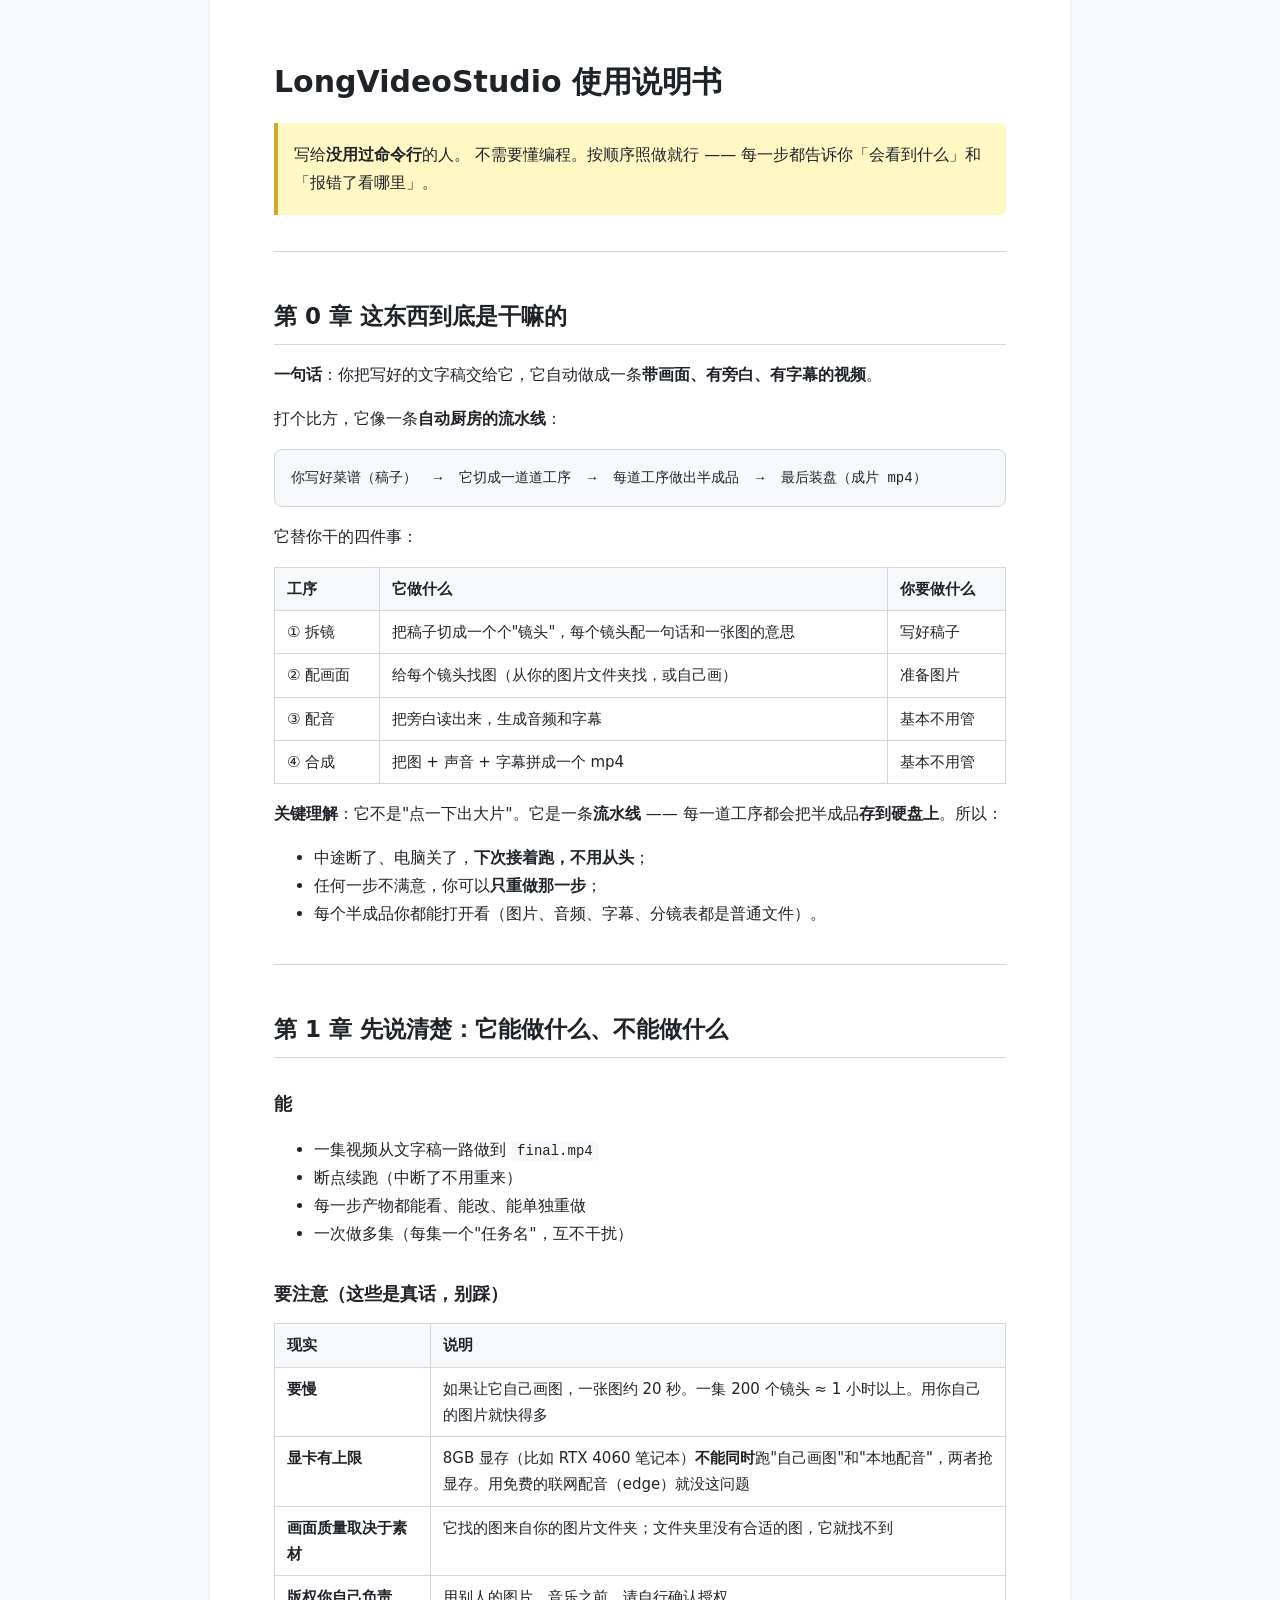
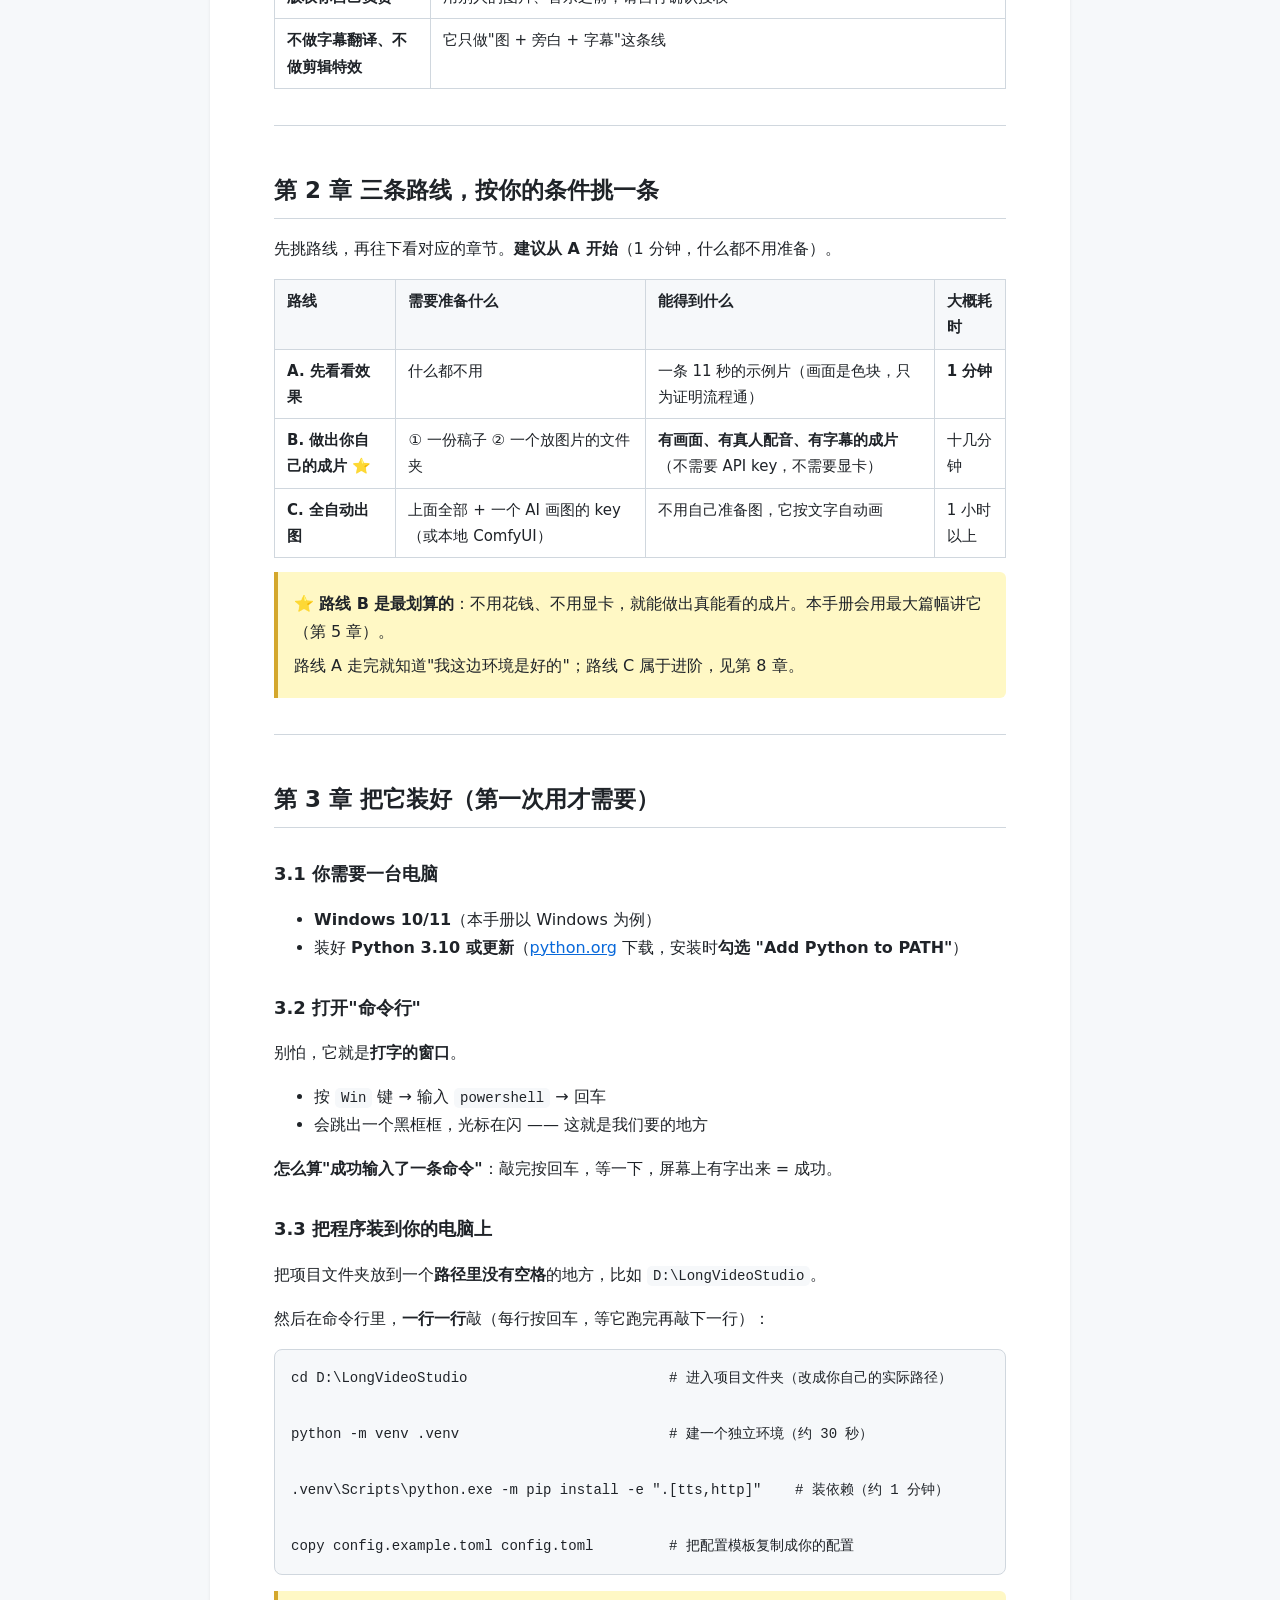
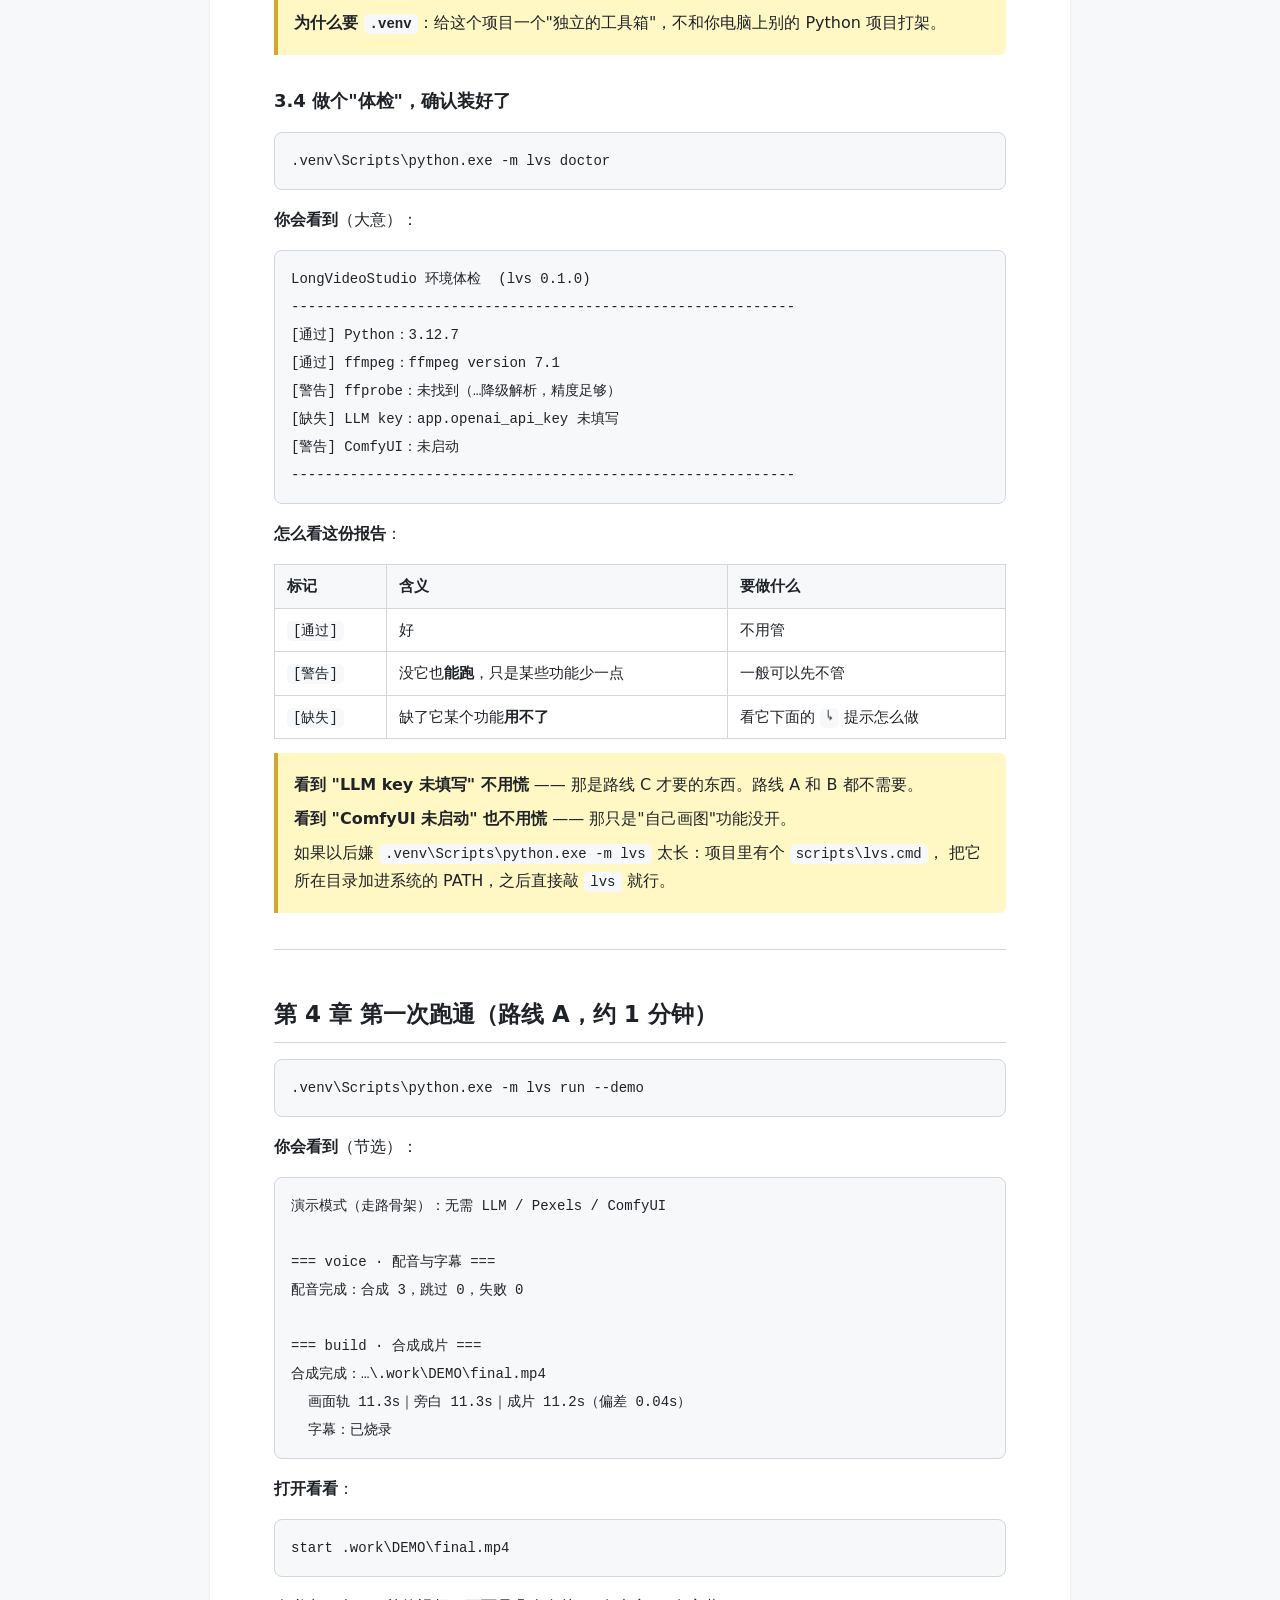
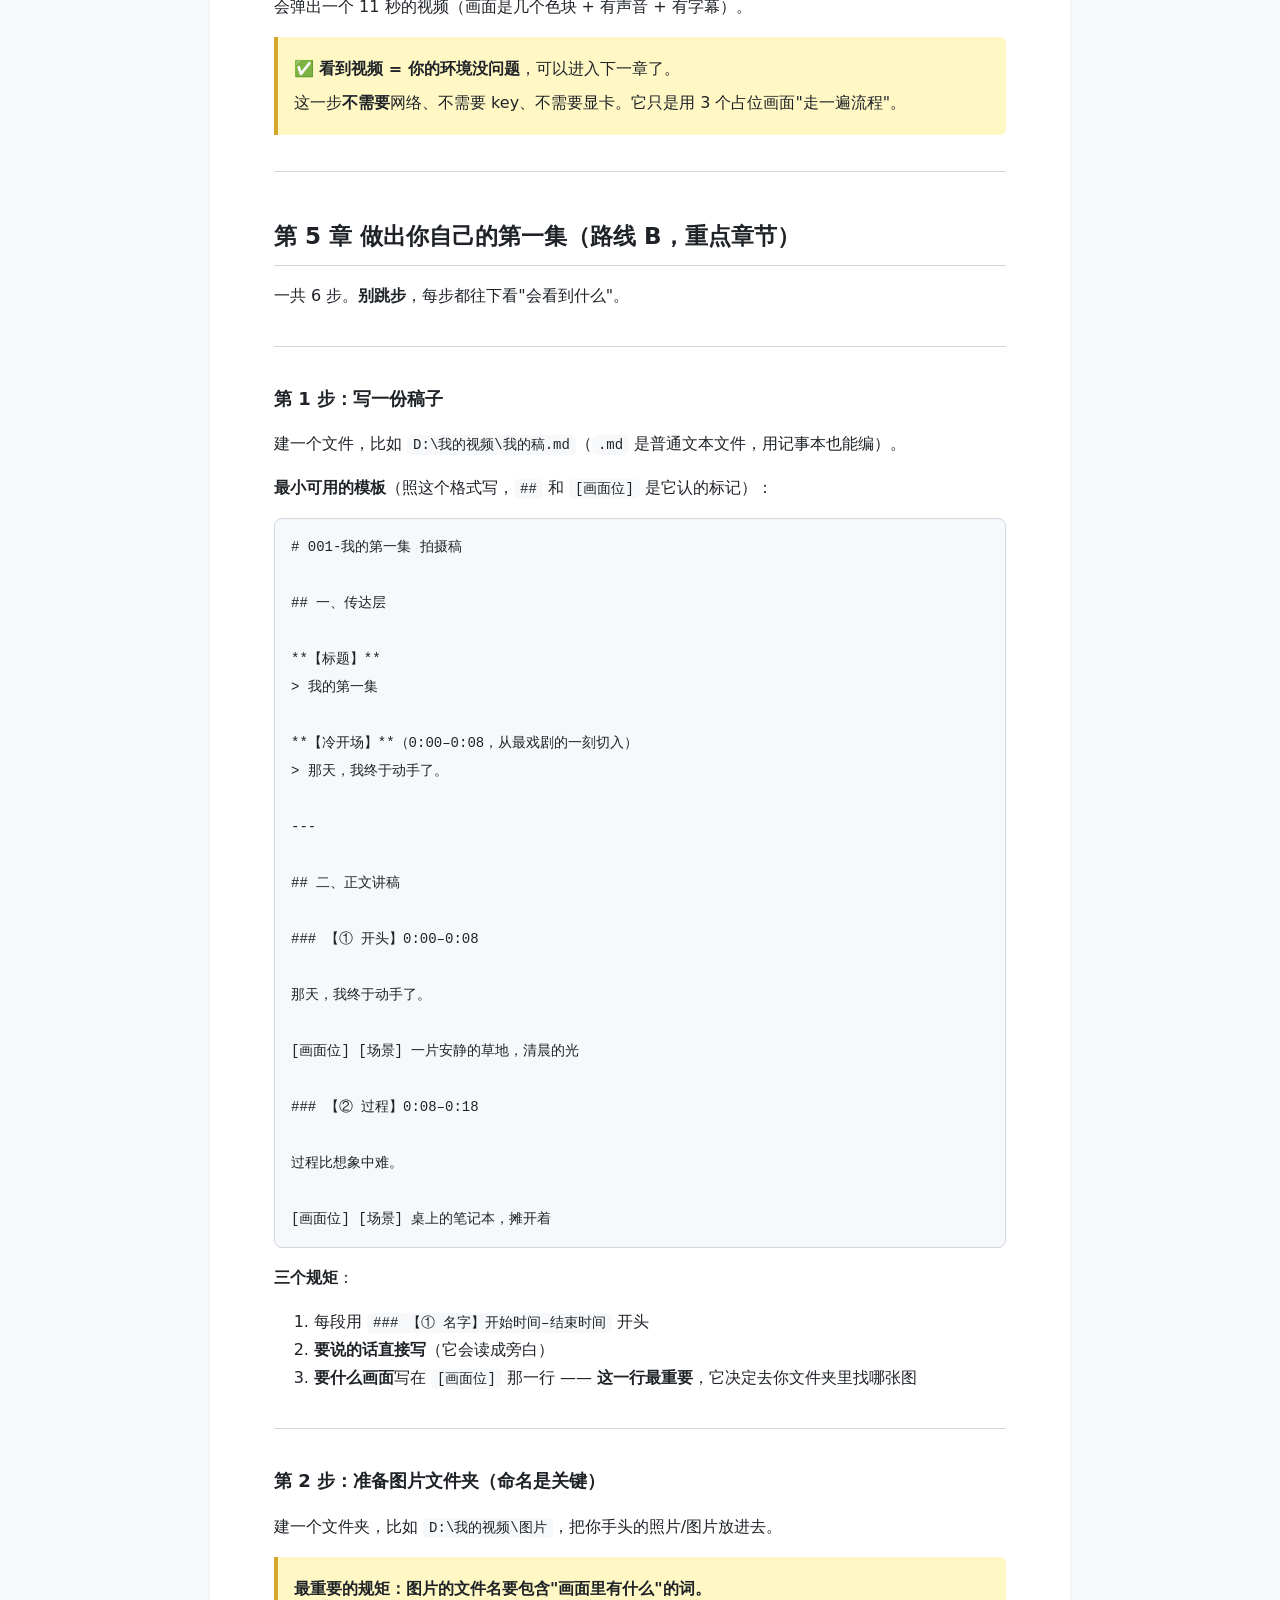
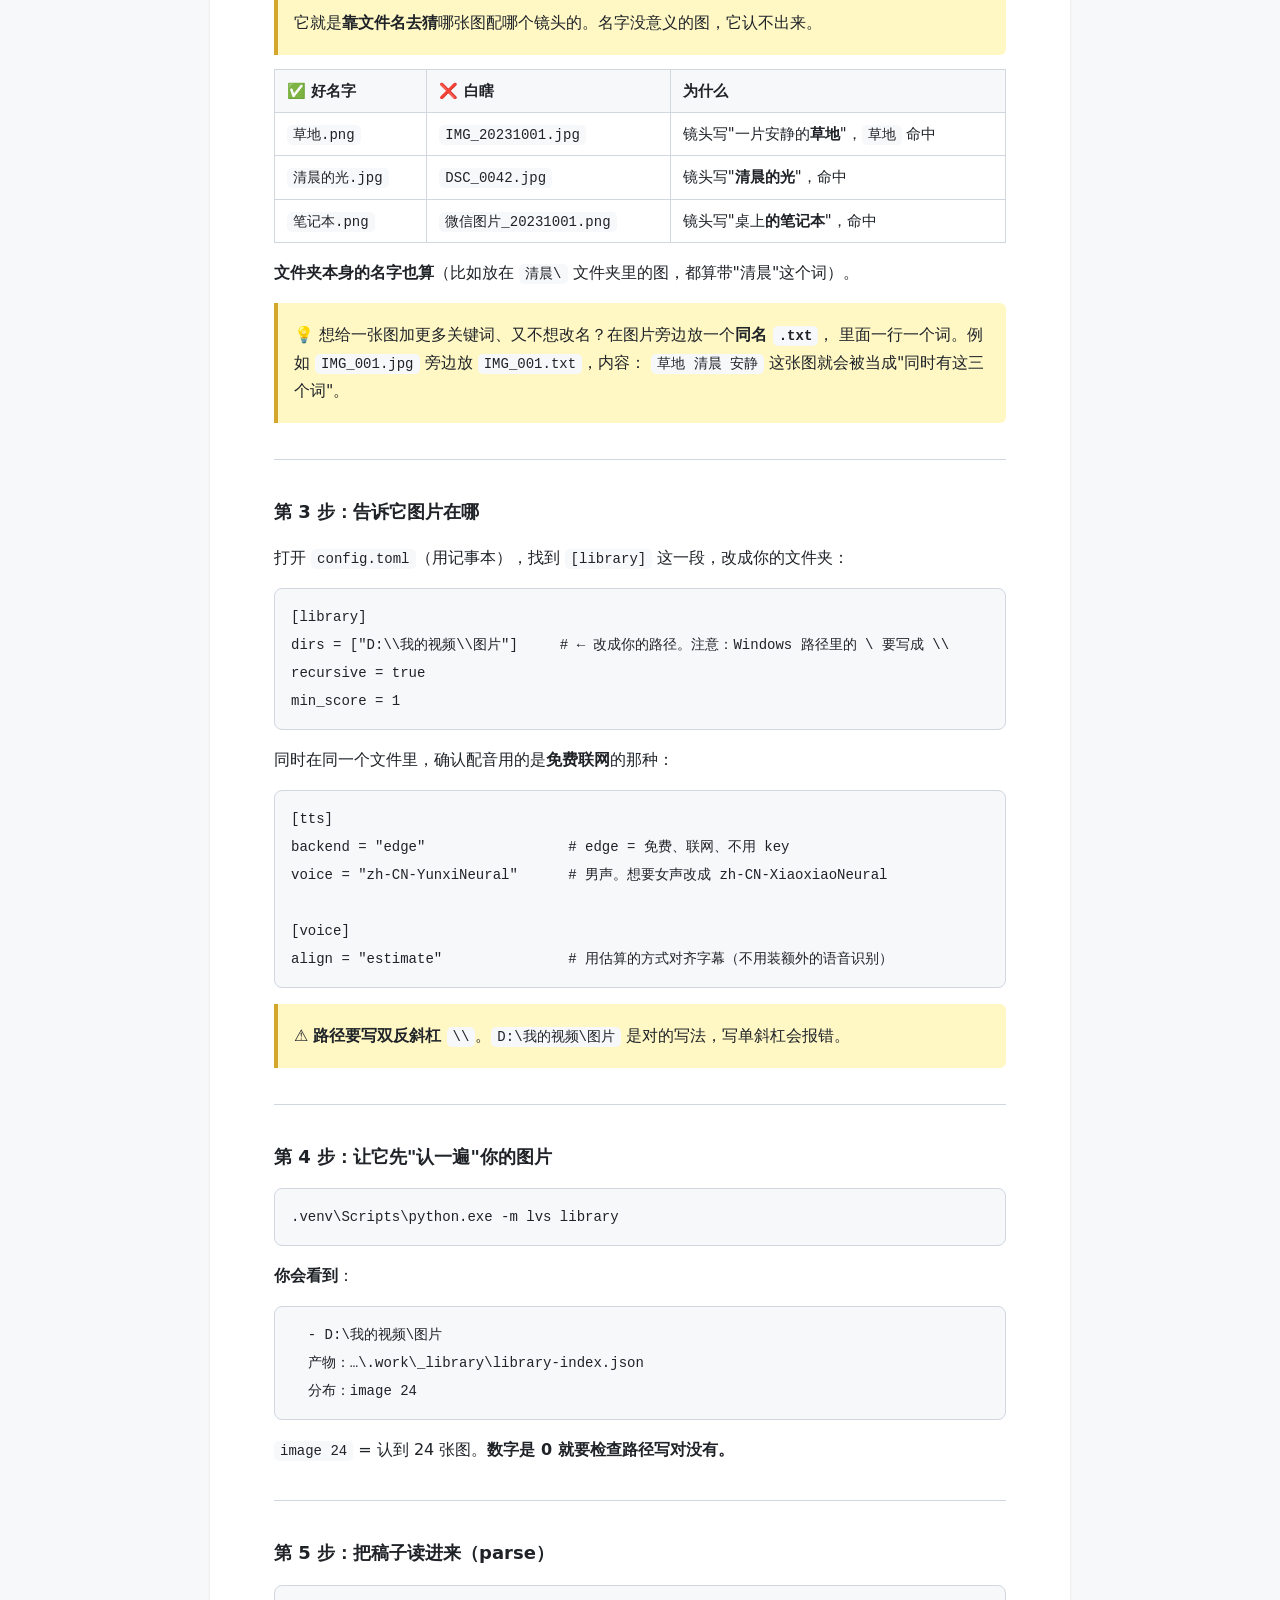
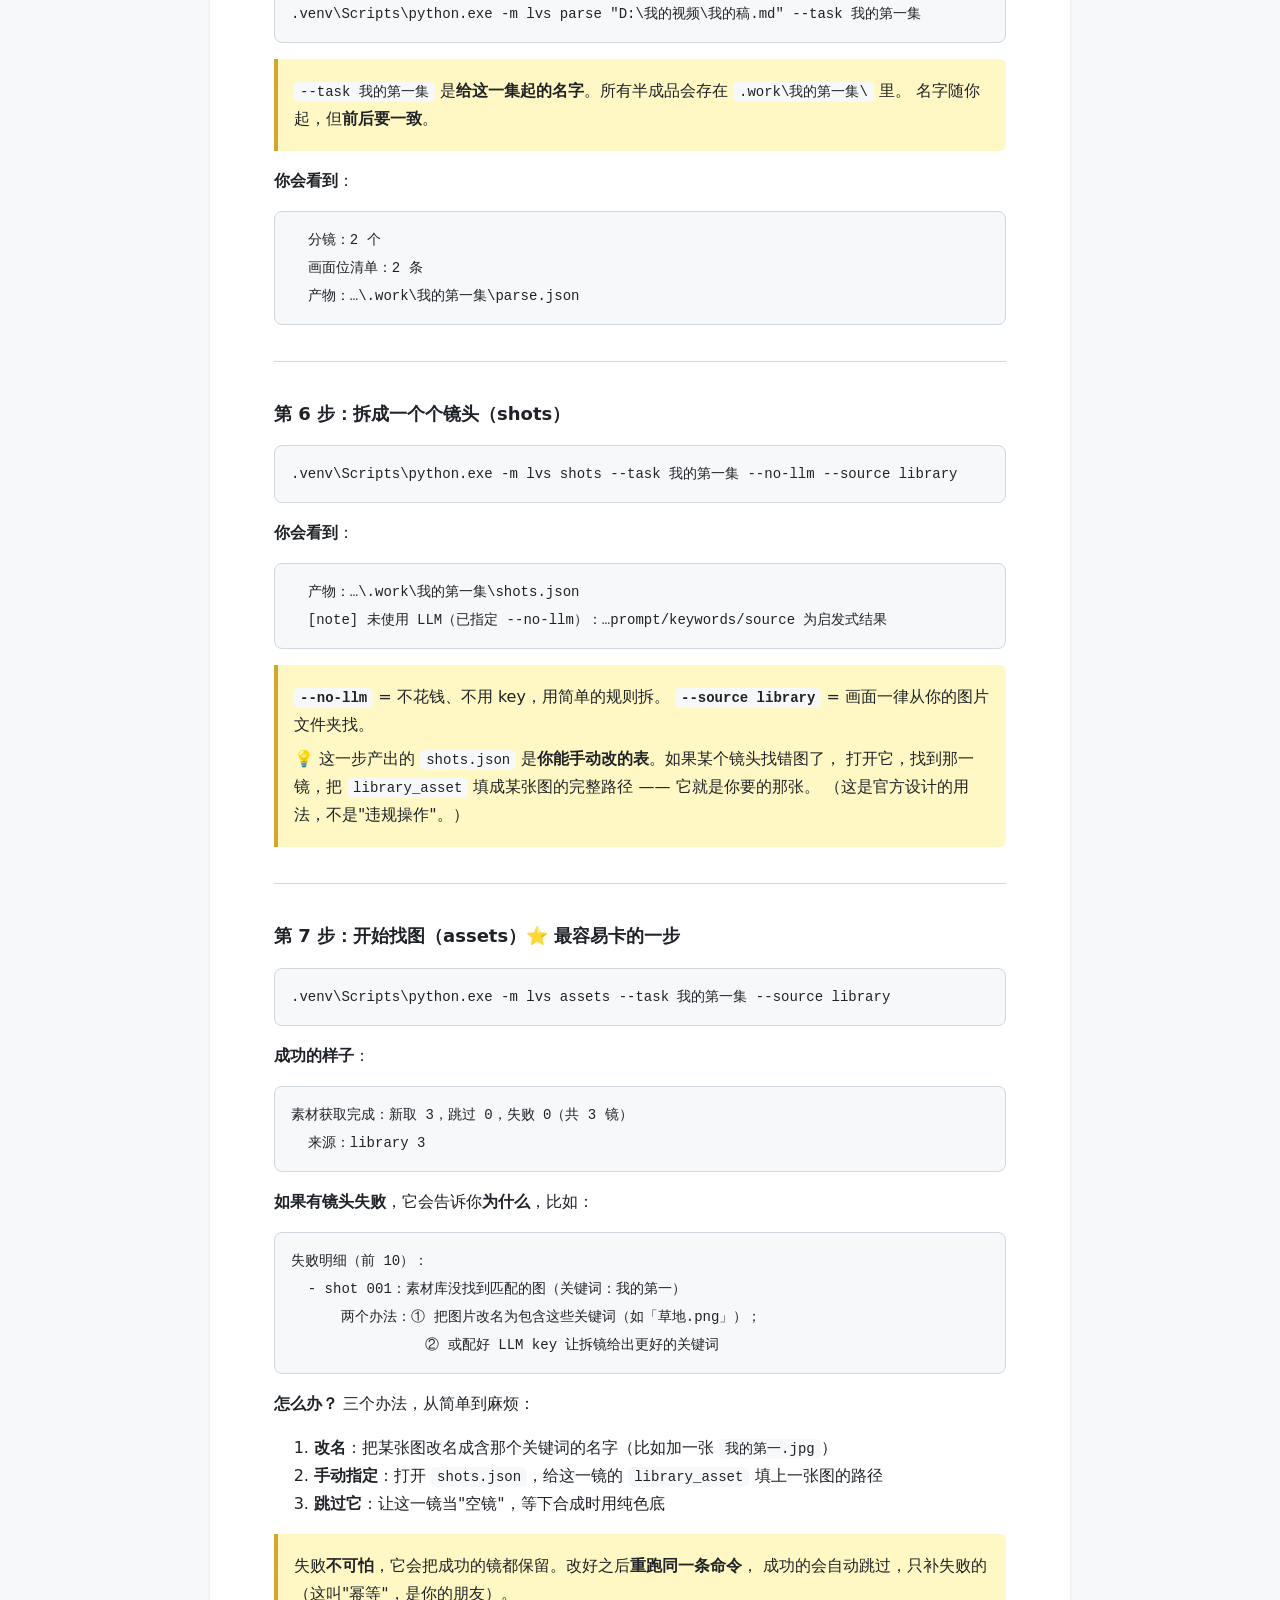
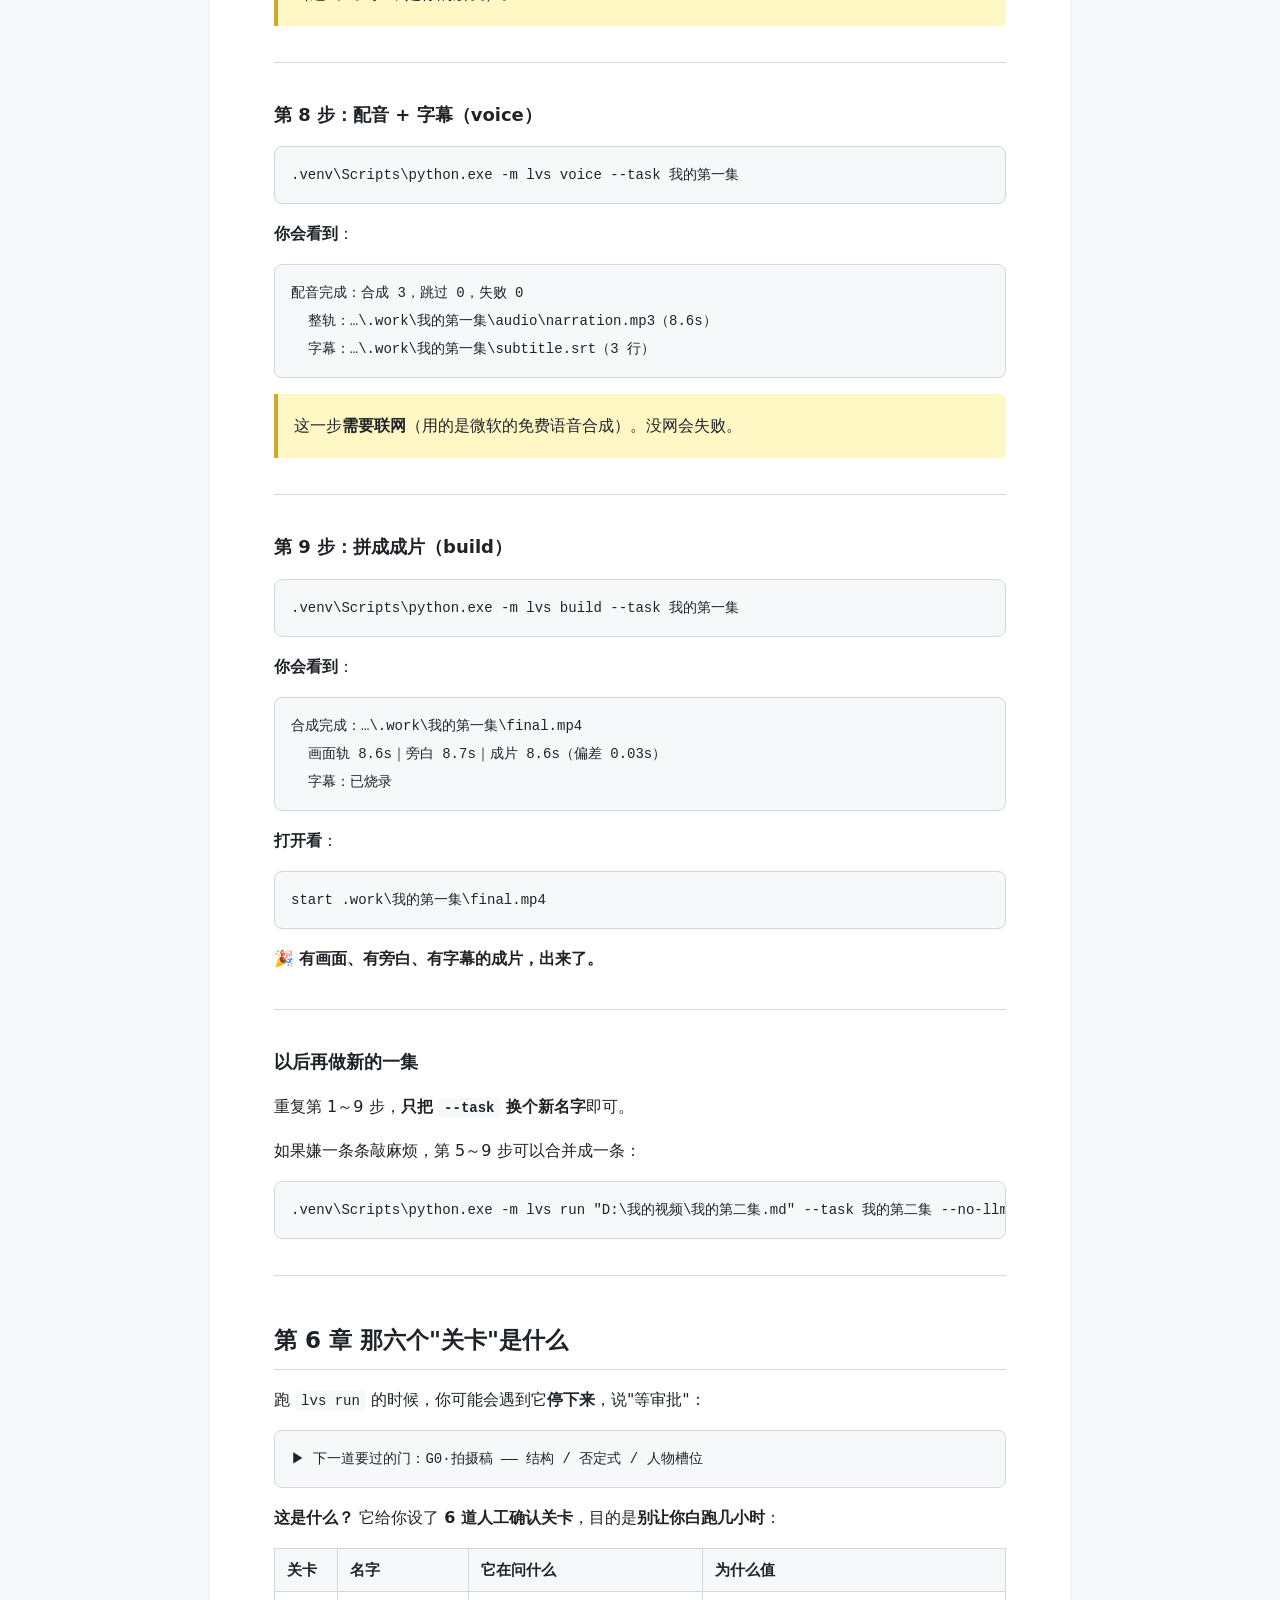
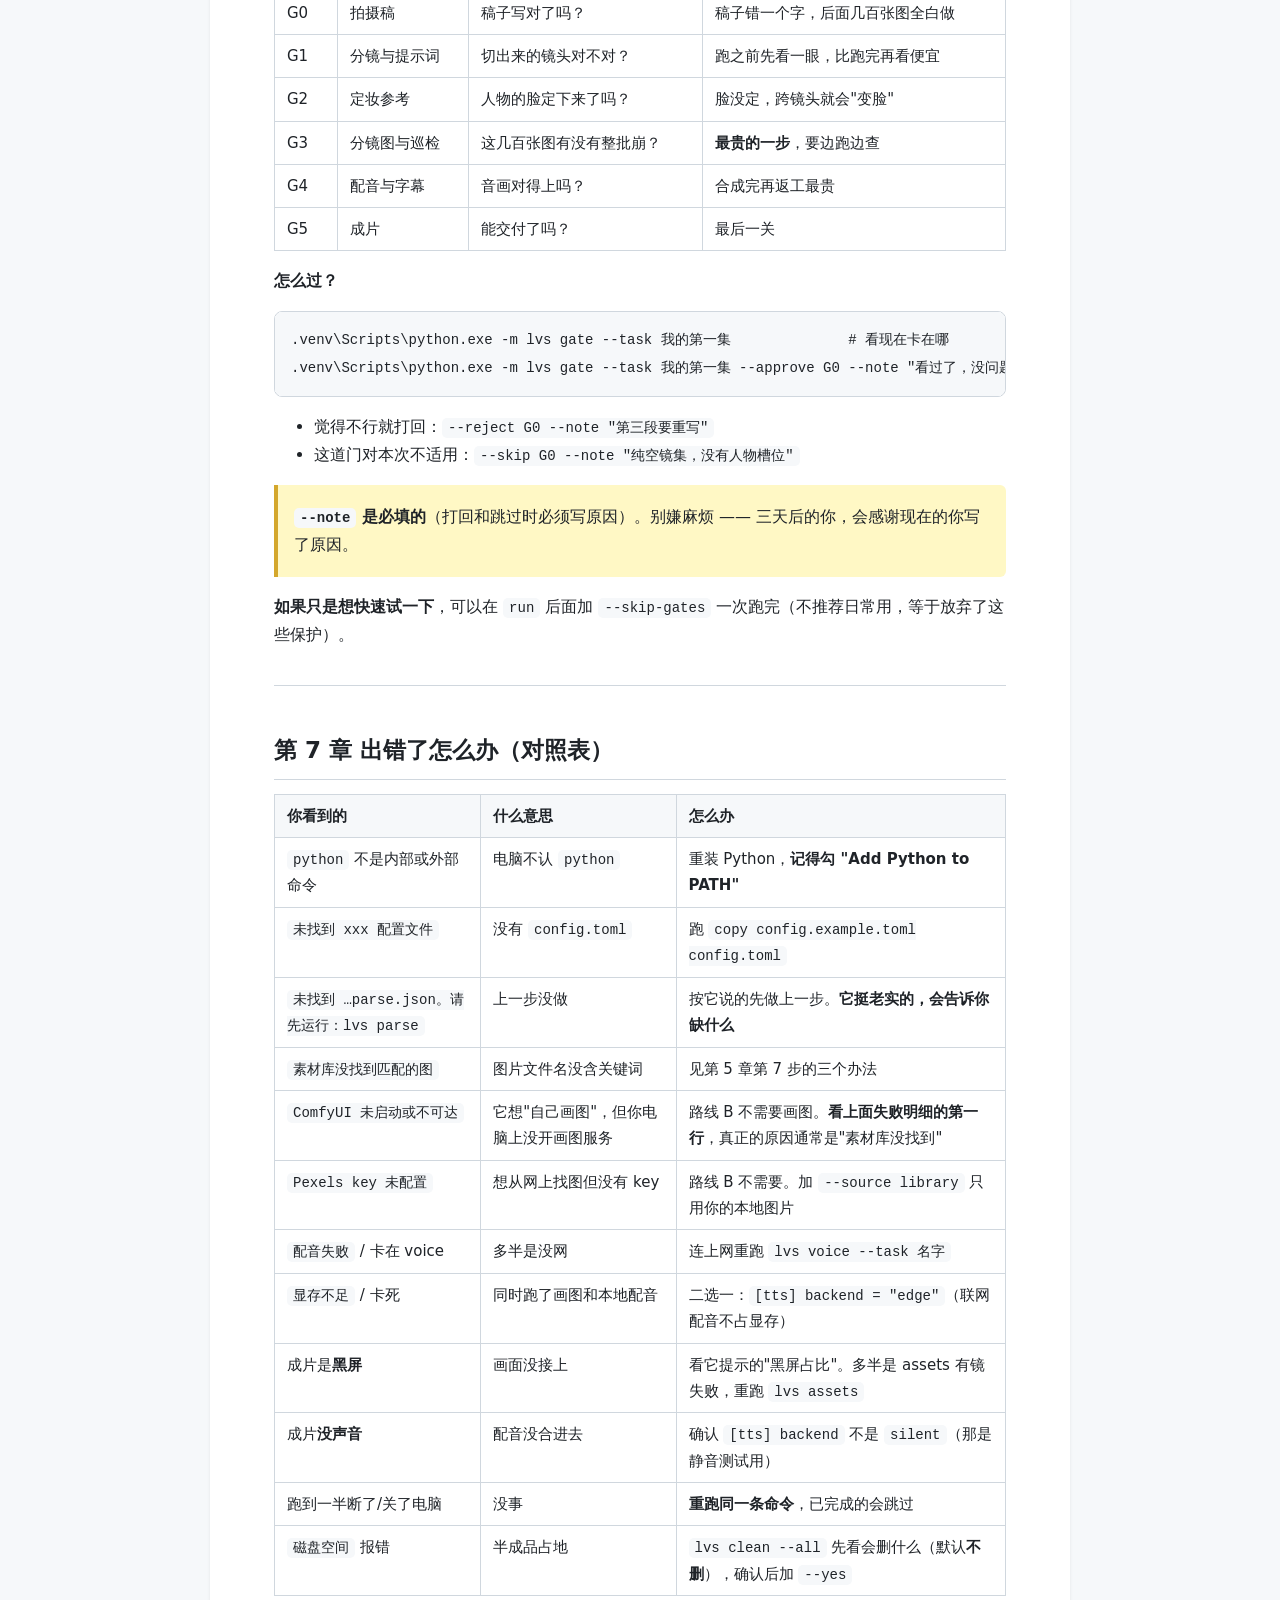
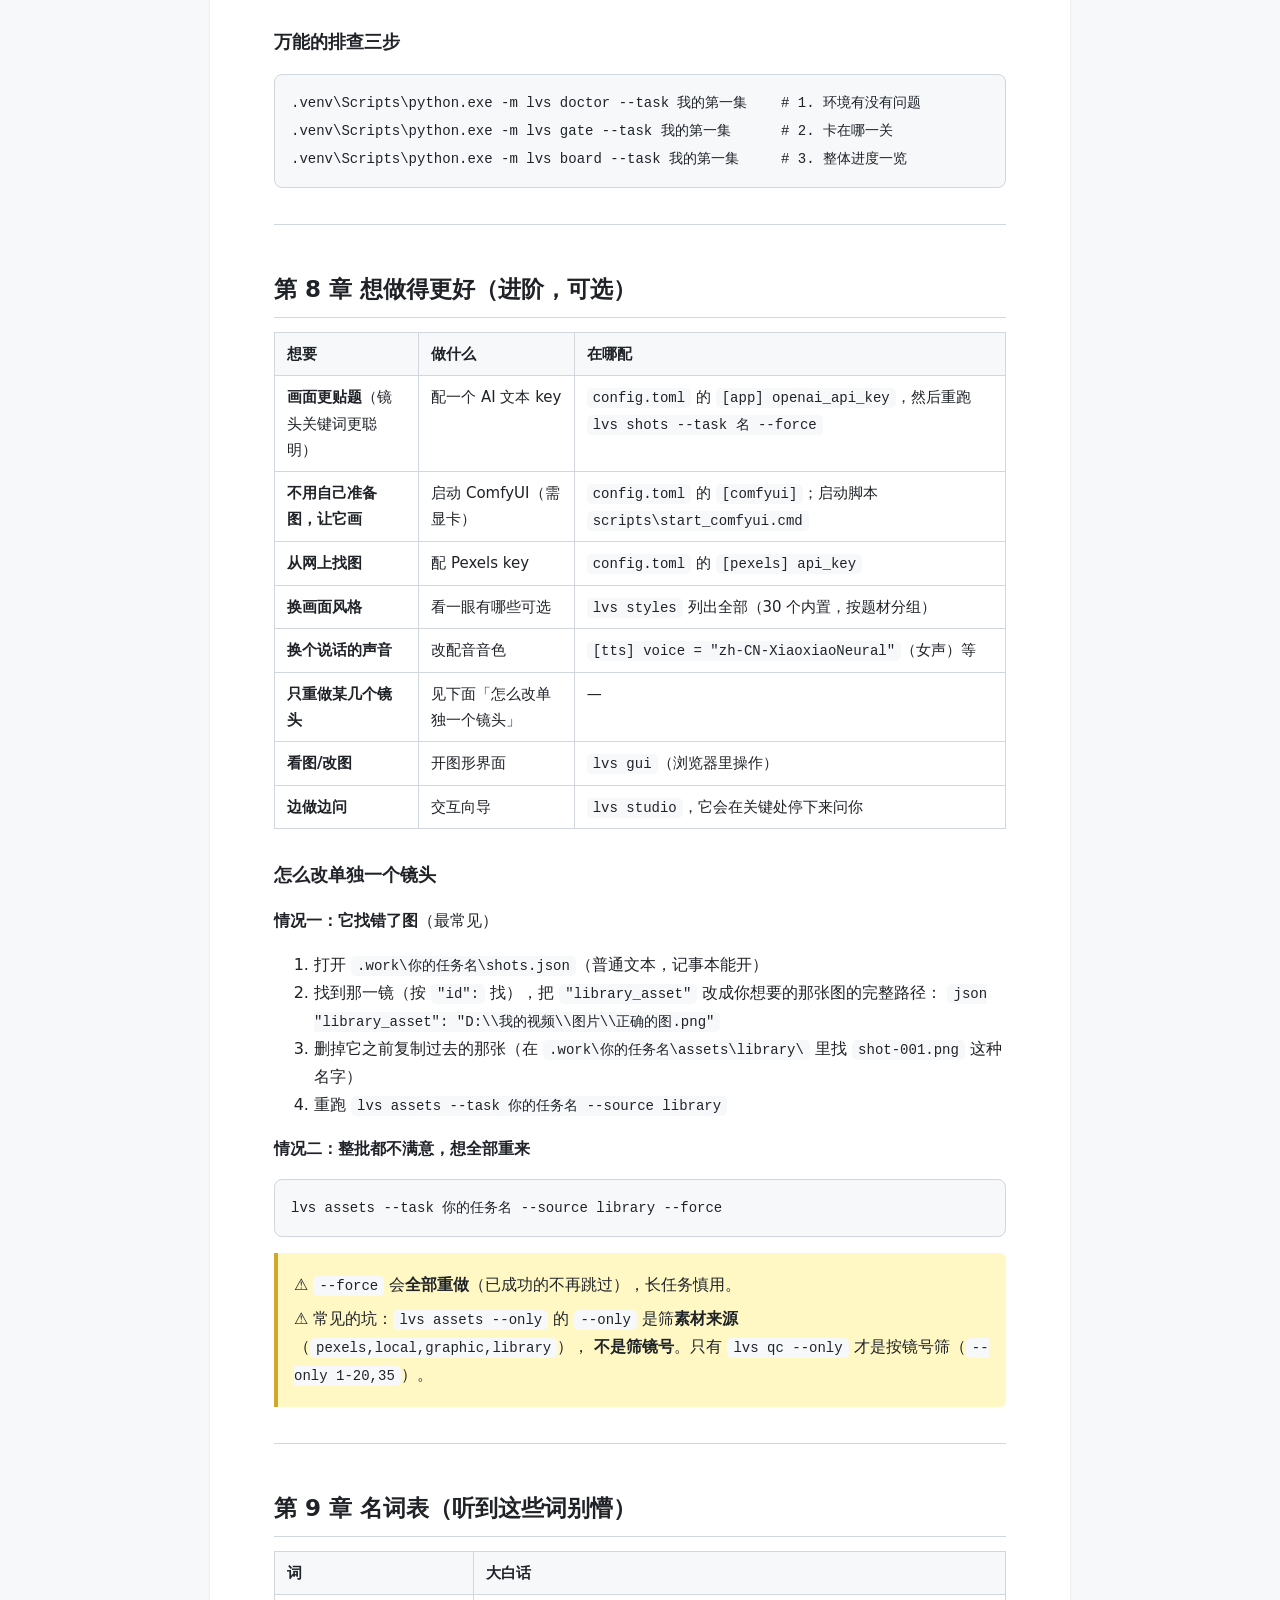
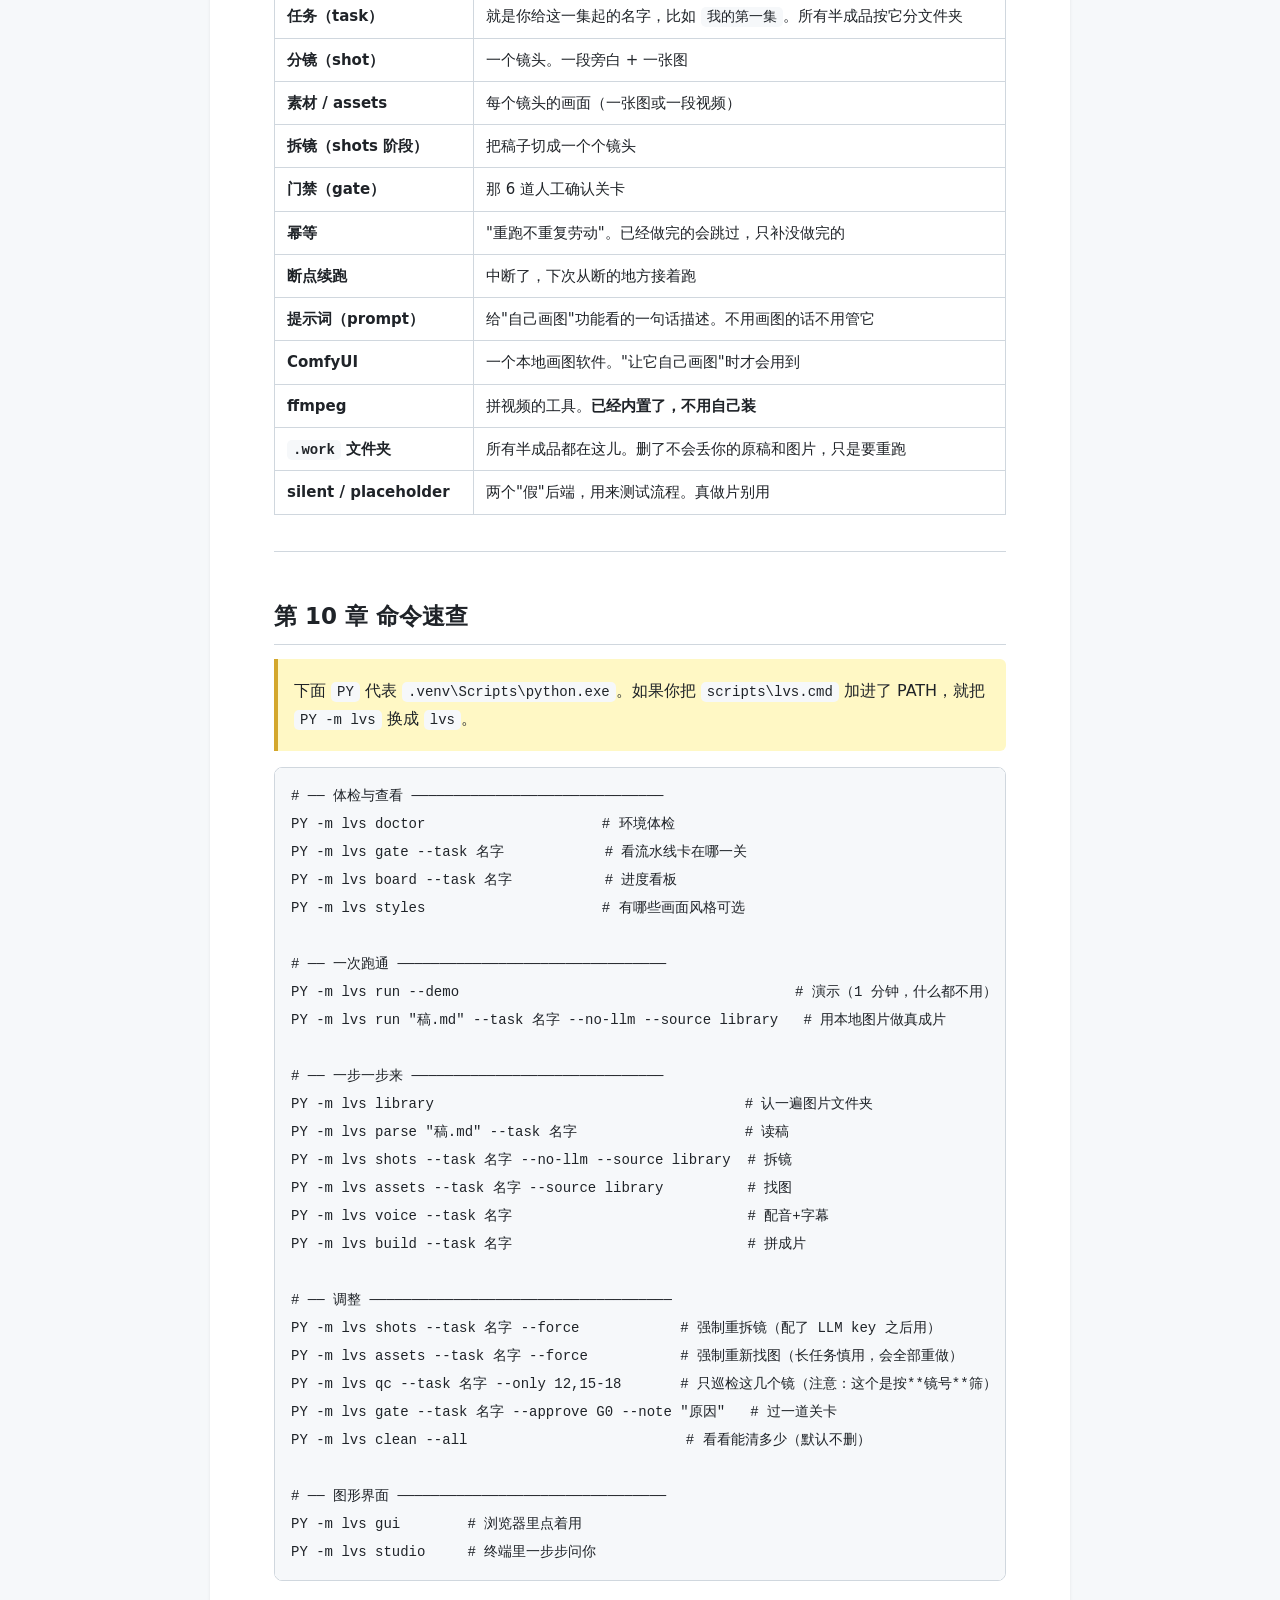
<file: docs/使用说明书.html>
<!DOCTYPE html>
<html lang="zh-CN">
<head>
<meta charset="utf-8">
<meta name="viewport" content="width=device-width, initial-scale=1">
<title>LongVideoStudio 使用说明书</title>
<style>
  :root { --fg:#1f2328; --muted:#57606a; --line:#d0d7de; --bg:#ffffff;
           --code-bg:#f6f8fa; --accent:#0969da; --warn-bg:#fff8c5; --warn-line:#d4a72c; }
  * { box-sizing:border-box; }
  body { margin:0; background:#f6f8fa; color:var(--fg);
          font-family:"Segoe UI","Microsoft YaHei",system-ui,sans-serif;
          font-size:16px; line-height:1.75; }
  .page { max-width:860px; margin:0 auto; background:var(--bg);
           padding:56px 64px 96px; box-shadow:0 1px 3px rgba(0,0,0,.08); }
  h1 { font-size:30px; font-weight:600; margin:0 0 8px; }
  h2 { font-size:23px; font-weight:600; margin:44px 0 12px; padding-bottom:8px;
        border-bottom:1px solid var(--line); }
  h3 { font-size:18px; font-weight:600; margin:30px 0 10px; }
  h4 { font-size:16px; font-weight:600; margin:22px 0 8px; }
  p, li { font-size:16px; }
  code { background:var(--code-bg); padding:2px 6px; border-radius:5px;
          font-family:Consolas,"Courier New",monospace; font-size:14px; }
  pre { background:var(--code-bg); border:1px solid var(--line); border-radius:8px;
         padding:14px 16px; overflow-x:auto; }
  pre code { background:none; padding:0; font-size:14px; line-height:1.6; }
  table { border-collapse:collapse; width:100%; margin:14px 0; font-size:15px; }
  th, td { border:1px solid var(--line); padding:8px 12px; text-align:left;
            vertical-align:top; }
  th { background:var(--code-bg); font-weight:600; }
  blockquote { margin:14px 0; padding:12px 16px; background:var(--warn-bg);
                border-left:4px solid var(--warn-line); border-radius:0 6px 6px 0; }
  blockquote p { margin:6px 0; }
  hr { border:none; border-top:1px solid var(--line); margin:36px 0; }
  a { color:var(--accent); }
  @media print { body { background:#fff; } .page { box-shadow:none; padding:0; max-width:none; } }
</style>
</head>
<body>
<div class="page">
<h1 id="longvideostudio">LongVideoStudio 使用说明书</h1>
<blockquote>
<p>写给<strong>没用过命令行</strong>的人。
不需要懂编程。按顺序照做就行 —— 每一步都告诉你「会看到什么」和「报错了看哪里」。</p>
</blockquote>
<hr />
<h2 id="0">第 0 章 这东西到底是干嘛的</h2>
<p><strong>一句话</strong>：你把写好的文字稿交给它，它自动做成一条<strong>带画面、有旁白、有字幕的视频</strong>。</p>
<p>打个比方，它像一条<strong>自动厨房的流水线</strong>：</p>
<pre><code>你写好菜谱（稿子）  →  它切成一道道工序  →  每道工序做出半成品  →  最后装盘（成片 mp4）
</code></pre>
<p>它替你干的四件事：</p>
<table>
<thead>
<tr>
<th>工序</th>
<th>它做什么</th>
<th>你要做什么</th>
</tr>
</thead>
<tbody>
<tr>
<td>① 拆镜</td>
<td>把稿子切成一个个"镜头"，每个镜头配一句话和一张图的意思</td>
<td>写好稿子</td>
</tr>
<tr>
<td>② 配画面</td>
<td>给每个镜头找图（从你的图片文件夹找，或自己画）</td>
<td>准备图片</td>
</tr>
<tr>
<td>③ 配音</td>
<td>把旁白读出来，生成音频和字幕</td>
<td>基本不用管</td>
</tr>
<tr>
<td>④ 合成</td>
<td>把图 + 声音 + 字幕拼成一个 mp4</td>
<td>基本不用管</td>
</tr>
</tbody>
</table>
<p><strong>关键理解</strong>：它不是"点一下出大片"。它是一条<strong>流水线</strong> —— 每一道工序都会把半成品<strong>存到硬盘上</strong>。所以：</p>
<ul>
<li>中途断了、电脑关了，<strong>下次接着跑，不用从头</strong>；</li>
<li>任何一步不满意，你可以<strong>只重做那一步</strong>；</li>
<li>每个半成品你都能打开看（图片、音频、字幕、分镜表都是普通文件）。</li>
</ul>
<hr />
<h2 id="1">第 1 章 先说清楚：它能做什么、不能做什么</h2>
<h3 id="_1">能</h3>
<ul>
<li>一集视频从文字稿一路做到 <code>final.mp4</code></li>
<li>断点续跑（中断了不用重来）</li>
<li>每一步产物都能看、能改、能单独重做</li>
<li>一次做多集（每集一个"任务名"，互不干扰）</li>
</ul>
<h3 id="_2">要注意（这些是真话，别踩）</h3>
<table>
<thead>
<tr>
<th>现实</th>
<th>说明</th>
</tr>
</thead>
<tbody>
<tr>
<td><strong>要慢</strong></td>
<td>如果让它自己画图，一张图约 20 秒。一集 200 个镜头 ≈ 1 小时以上。用你自己的图片就快得多</td>
</tr>
<tr>
<td><strong>显卡有上限</strong></td>
<td>8GB 显存（比如 RTX 4060 笔记本）<strong>不能同时</strong>跑"自己画图"和"本地配音"，两者抢显存。用免费的联网配音（edge）就没这问题</td>
</tr>
<tr>
<td><strong>画面质量取决于素材</strong></td>
<td>它找的图来自你的图片文件夹；文件夹里没有合适的图，它就找不到</td>
</tr>
<tr>
<td><strong>版权你自己负责</strong></td>
<td>用别人的图片、音乐之前，请自行确认授权</td>
</tr>
<tr>
<td><strong>不做字幕翻译、不做剪辑特效</strong></td>
<td>它只做"图 + 旁白 + 字幕"这条线</td>
</tr>
</tbody>
</table>
<hr />
<h2 id="2">第 2 章 三条路线，按你的条件挑一条</h2>
<p>先挑路线，再往下看对应的章节。<strong>建议从 A 开始</strong>（1 分钟，什么都不用准备）。</p>
<table>
<thead>
<tr>
<th>路线</th>
<th>需要准备什么</th>
<th>能得到什么</th>
<th>大概耗时</th>
</tr>
</thead>
<tbody>
<tr>
<td><strong>A. 先看看效果</strong></td>
<td>什么都不用</td>
<td>一条 11 秒的示例片（画面是色块，只为证明流程通）</td>
<td><strong>1 分钟</strong></td>
</tr>
<tr>
<td><strong>B. 做出你自己的成片</strong> ⭐</td>
<td>① 一份稿子 ② 一个放图片的文件夹</td>
<td><strong>有画面、有真人配音、有字幕的成片</strong>（不需要 API key，不需要显卡）</td>
<td>十几分钟</td>
</tr>
<tr>
<td><strong>C. 全自动出图</strong></td>
<td>上面全部 + 一个 AI 画图的 key（或本地 ComfyUI）</td>
<td>不用自己准备图，它按文字自动画</td>
<td>1 小时以上</td>
</tr>
</tbody>
</table>
<blockquote>
<p>⭐ <strong>路线 B 是最划算的</strong>：不用花钱、不用显卡，就能做出真能看的成片。本手册会用最大篇幅讲它（第 5 章）。</p>
<p>路线 A 走完就知道"我这边环境是好的"；路线 C 属于进阶，见第 8 章。</p>
</blockquote>
<hr />
<h2 id="3">第 3 章 把它装好（第一次用才需要）</h2>
<h3 id="31">3.1 你需要一台电脑</h3>
<ul>
<li><strong>Windows 10/11</strong>（本手册以 Windows 为例）</li>
<li>装好 <strong>Python 3.10 或更新</strong>（<a href="https://www.python.org/downloads/">python.org</a> 下载，安装时<strong>勾选 "Add Python to PATH"</strong>）</li>
</ul>
<h3 id="32">3.2 打开"命令行"</h3>
<p>别怕，它就是<strong>打字的窗口</strong>。</p>
<ul>
<li>按 <code>Win</code> 键 → 输入 <code>powershell</code> → 回车</li>
<li>会跳出一个黑框框，光标在闪 —— 这就是我们要的地方</li>
</ul>
<p><strong>怎么算"成功输入了一条命令"</strong>：敲完按回车，等一下，屏幕上有字出来 = 成功。</p>
<h3 id="33">3.3 把程序装到你的电脑上</h3>
<p>把项目文件夹放到一个<strong>路径里没有空格</strong>的地方，比如 <code>D:\LongVideoStudio</code>。</p>
<p>然后在命令行里，<strong>一行一行</strong>敲（每行按回车，等它跑完再敲下一行）：</p>
<pre><code class="language-powershell">cd D:\LongVideoStudio                        # 进入项目文件夹（改成你自己的实际路径）

python -m venv .venv                         # 建一个独立环境（约 30 秒）

.venv\Scripts\python.exe -m pip install -e &quot;.[tts,http]&quot;    # 装依赖（约 1 分钟）

copy config.example.toml config.toml         # 把配置模板复制成你的配置
</code></pre>
<blockquote>
<p><strong>为什么要 <code>.venv</code></strong>：给这个项目一个"独立的工具箱"，不和你电脑上别的 Python 项目打架。</p>
</blockquote>
<h3 id="34">3.4 做个"体检"，确认装好了</h3>
<pre><code class="language-powershell">.venv\Scripts\python.exe -m lvs doctor
</code></pre>
<p><strong>你会看到</strong>（大意）：</p>
<pre><code>LongVideoStudio 环境体检  (lvs 0.1.0)
------------------------------------------------------------
[通过] Python：3.12.7
[通过] ffmpeg：ffmpeg version 7.1
[警告] ffprobe：未找到（…降级解析，精度足够）
[缺失] LLM key：app.openai_api_key 未填写
[警告] ComfyUI：未启动
------------------------------------------------------------
</code></pre>
<p><strong>怎么看这份报告</strong>：</p>
<table>
<thead>
<tr>
<th>标记</th>
<th>含义</th>
<th>要做什么</th>
</tr>
</thead>
<tbody>
<tr>
<td><code>[通过]</code></td>
<td>好</td>
<td>不用管</td>
</tr>
<tr>
<td><code>[警告]</code></td>
<td>没它也<strong>能跑</strong>，只是某些功能少一点</td>
<td>一般可以先不管</td>
</tr>
<tr>
<td><code>[缺失]</code></td>
<td>缺了它某个功能<strong>用不了</strong></td>
<td>看它下面的 <code>↳</code> 提示怎么做</td>
</tr>
</tbody>
</table>
<blockquote>
<p><strong>看到 "LLM key 未填写" 不用慌</strong> —— 那是路线 C 才要的东西。路线 A 和 B 都不需要。</p>
<p><strong>看到 "ComfyUI 未启动" 也不用慌</strong> —— 那只是"自己画图"功能没开。</p>
<p>如果以后嫌 <code>.venv\Scripts\python.exe -m lvs</code> 太长：项目里有个 <code>scripts\lvs.cmd</code>，
把它所在目录加进系统的 PATH，之后直接敲 <code>lvs</code> 就行。</p>
</blockquote>
<hr />
<h2 id="4-a-1">第 4 章 第一次跑通（路线 A，约 1 分钟）</h2>
<pre><code class="language-powershell">.venv\Scripts\python.exe -m lvs run --demo
</code></pre>
<p><strong>你会看到</strong>（节选）：</p>
<pre><code>演示模式（走路骨架）：无需 LLM / Pexels / ComfyUI

=== voice · 配音与字幕 ===
配音完成：合成 3，跳过 0，失败 0

=== build · 合成成片 ===
合成完成：…\.work\DEMO\final.mp4
  画面轨 11.3s｜旁白 11.3s｜成片 11.2s（偏差 0.04s）
  字幕：已烧录
</code></pre>
<p><strong>打开看看</strong>：</p>
<pre><code class="language-powershell">start .work\DEMO\final.mp4
</code></pre>
<p>会弹出一个 11 秒的视频（画面是几个色块 + 有声音 + 有字幕）。</p>
<blockquote>
<p>✅ <strong>看到视频 = 你的环境没问题</strong>，可以进入下一章了。</p>
<p>这一步<strong>不需要</strong>网络、不需要 key、不需要显卡。它只是用 3 个占位画面"走一遍流程"。</p>
</blockquote>
<hr />
<h2 id="5-b">第 5 章 做出你自己的第一集（路线 B，重点章节）</h2>
<p>一共 6 步。<strong>别跳步</strong>，每步都往下看"会看到什么"。</p>
<hr />
<h3 id="1_1">第 1 步：写一份稿子</h3>
<p>建一个文件，比如 <code>D:\我的视频\我的稿.md</code>（<code>.md</code> 是普通文本文件，用记事本也能编）。</p>
<p><strong>最小可用的模板</strong>（照这个格式写，<code>##</code> 和 <code>[画面位]</code> 是它认的标记）：</p>
<pre><code class="language-markdown"># 001-我的第一集 拍摄稿

## 一、传达层

**【标题】**
&gt; 我的第一集

**【冷开场】**（0:00–0:08，从最戏剧的一刻切入）
&gt; 那天，我终于动手了。

---

## 二、正文讲稿

### 【① 开头】0:00–0:08

那天，我终于动手了。

[画面位] [场景] 一片安静的草地，清晨的光

### 【② 过程】0:08–0:18

过程比想象中难。

[画面位] [场景] 桌上的笔记本，摊开着
</code></pre>
<p><strong>三个规矩</strong>：</p>
<ol>
<li>每段用 <code>### 【① 名字】开始时间–结束时间</code> 开头</li>
<li><strong>要说的话直接写</strong>（它会读成旁白）</li>
<li><strong>要什么画面</strong>写在 <code>[画面位]</code> 那一行 —— <strong>这一行最重要</strong>，它决定去你文件夹里找哪张图</li>
</ol>
<hr />
<h3 id="2_1">第 2 步：准备图片文件夹（<strong>命名是关键</strong>）</h3>
<p>建一个文件夹，比如 <code>D:\我的视频\图片</code>，把你手头的照片/图片放进去。</p>
<blockquote>
<p><strong>最重要的规矩：图片的文件名要包含"画面里有什么"的词。</strong></p>
<p>它就是<strong>靠文件名去猜</strong>哪张图配哪个镜头的。名字没意义的图，它认不出来。</p>
</blockquote>
<table>
<thead>
<tr>
<th>✅ 好名字</th>
<th>❌ 白瞎</th>
<th>为什么</th>
</tr>
</thead>
<tbody>
<tr>
<td><code>草地.png</code></td>
<td><code>IMG_20231001.jpg</code></td>
<td>镜头写"一片安静的<strong>草地</strong>"，<code>草地</code> 命中</td>
</tr>
<tr>
<td><code>清晨的光.jpg</code></td>
<td><code>DSC_0042.jpg</code></td>
<td>镜头写"<strong>清晨的光</strong>"，命中</td>
</tr>
<tr>
<td><code>笔记本.png</code></td>
<td><code>微信图片_20231001.png</code></td>
<td>镜头写"桌上<strong>的笔记本</strong>"，命中</td>
</tr>
</tbody>
</table>
<p><strong>文件夹本身的名字也算</strong>（比如放在 <code>清晨\</code> 文件夹里的图，都算带"清晨"这个词）。</p>
<blockquote>
<p>💡 想给一张图加更多关键词、又不想改名？在图片旁边放一个<strong>同名 <code>.txt</code></strong>，
里面一行一个词。例如 <code>IMG_001.jpg</code> 旁边放 <code>IMG_001.txt</code>，内容：
<code>草地
清晨
安静</code>
这张图就会被当成"同时有这三个词"。</p>
</blockquote>
<hr />
<h3 id="3_1">第 3 步：告诉它图片在哪</h3>
<p>打开 <code>config.toml</code>（用记事本），找到 <code>[library]</code> 这一段，改成你的文件夹：</p>
<pre><code class="language-toml">[library]
dirs = [&quot;D:\\我的视频\\图片&quot;]     # ← 改成你的路径。注意：Windows 路径里的 \ 要写成 \\
recursive = true
min_score = 1
</code></pre>
<p>同时在同一个文件里，确认配音用的是<strong>免费联网</strong>的那种：</p>
<pre><code class="language-toml">[tts]
backend = &quot;edge&quot;                 # edge = 免费、联网、不用 key
voice = &quot;zh-CN-YunxiNeural&quot;      # 男声。想要女声改成 zh-CN-XiaoxiaoNeural

[voice]
align = &quot;estimate&quot;               # 用估算的方式对齐字幕（不用装额外的语音识别）
</code></pre>
<blockquote>
<p>⚠️ <strong>路径要写双反斜杠</strong> <code>\\</code>。<code>D:\我的视频\图片</code> 是对的写法，写单斜杠会报错。</p>
</blockquote>
<hr />
<h3 id="4">第 4 步：让它先"认一遍"你的图片</h3>
<pre><code class="language-powershell">.venv\Scripts\python.exe -m lvs library
</code></pre>
<p><strong>你会看到</strong>：</p>
<pre><code>  - D:\我的视频\图片
  产物：…\.work\_library\library-index.json
  分布：image 24
</code></pre>
<p><code>image 24</code> = 认到 24 张图。<strong>数字是 0 就要检查路径写对没有。</strong></p>
<hr />
<h3 id="5-parse">第 5 步：把稿子读进来（parse）</h3>
<pre><code class="language-powershell">.venv\Scripts\python.exe -m lvs parse &quot;D:\我的视频\我的稿.md&quot; --task 我的第一集
</code></pre>
<blockquote>
<p><code>--task 我的第一集</code> 是<strong>给这一集起的名字</strong>。所有半成品会存在 <code>.work\我的第一集\</code> 里。
名字随你起，但<strong>前后要一致</strong>。</p>
</blockquote>
<p><strong>你会看到</strong>：</p>
<pre><code>  分镜：2 个
  画面位清单：2 条
  产物：…\.work\我的第一集\parse.json
</code></pre>
<hr />
<h3 id="6-shots">第 6 步：拆成一个个镜头（shots）</h3>
<pre><code class="language-powershell">.venv\Scripts\python.exe -m lvs shots --task 我的第一集 --no-llm --source library
</code></pre>
<p><strong>你会看到</strong>：</p>
<pre><code>  产物：…\.work\我的第一集\shots.json
  [note] 未使用 LLM（已指定 --no-llm）：…prompt/keywords/source 为启发式结果
</code></pre>
<blockquote>
<p><strong><code>--no-llm</code></strong> = 不花钱、不用 key，用简单的规则拆。
<strong><code>--source library</code></strong> = 画面一律从你的图片文件夹找。</p>
<p>💡 这一步产出的 <code>shots.json</code> 是<strong>你能手动改的表</strong>。如果某个镜头找错图了，
打开它，找到那一镜，把 <code>library_asset</code> 填成某张图的完整路径 —— 它就是你要的那张。
（这是官方设计的用法，不是"违规操作"。）</p>
</blockquote>
<hr />
<h3 id="7-assets">第 7 步：开始找图（assets）⭐ 最容易卡的一步</h3>
<pre><code class="language-powershell">.venv\Scripts\python.exe -m lvs assets --task 我的第一集 --source library
</code></pre>
<p><strong>成功的样子</strong>：</p>
<pre><code>素材获取完成：新取 3，跳过 0，失败 0（共 3 镜）
  来源：library 3
</code></pre>
<p><strong>如果有镜头失败</strong>，它会告诉你<strong>为什么</strong>，比如：</p>
<pre><code>失败明细（前 10）：
  - shot 001：素材库没找到匹配的图（关键词：我的第一）
      两个办法：① 把图片改名为包含这些关键词（如「草地.png」）；
                ② 或配好 LLM key 让拆镜给出更好的关键词
</code></pre>
<p><strong>怎么办？</strong> 三个办法，从简单到麻烦：</p>
<ol>
<li><strong>改名</strong>：把某张图改名成含那个关键词的名字（比如加一张 <code>我的第一.jpg</code>）</li>
<li><strong>手动指定</strong>：打开 <code>shots.json</code>，给这一镜的 <code>library_asset</code> 填上一张图的路径</li>
<li><strong>跳过它</strong>：让这一镜当"空镜"，等下合成时用纯色底</li>
</ol>
<blockquote>
<p>失败<strong>不可怕</strong>，它会把成功的镜都保留。改好之后<strong>重跑同一条命令</strong>，
成功的会自动跳过，只补失败的（这叫"幂等"，是你的朋友）。</p>
</blockquote>
<hr />
<h3 id="8-voice">第 8 步：配音 + 字幕（voice）</h3>
<pre><code class="language-powershell">.venv\Scripts\python.exe -m lvs voice --task 我的第一集
</code></pre>
<p><strong>你会看到</strong>：</p>
<pre><code>配音完成：合成 3，跳过 0，失败 0
  整轨：…\.work\我的第一集\audio\narration.mp3（8.6s）
  字幕：…\.work\我的第一集\subtitle.srt（3 行）
</code></pre>
<blockquote>
<p>这一步<strong>需要联网</strong>（用的是微软的免费语音合成）。没网会失败。</p>
</blockquote>
<hr />
<h3 id="9-build">第 9 步：拼成成片（build）</h3>
<pre><code class="language-powershell">.venv\Scripts\python.exe -m lvs build --task 我的第一集
</code></pre>
<p><strong>你会看到</strong>：</p>
<pre><code>合成完成：…\.work\我的第一集\final.mp4
  画面轨 8.6s｜旁白 8.7s｜成片 8.6s（偏差 0.03s）
  字幕：已烧录
</code></pre>
<p><strong>打开看</strong>：</p>
<pre><code class="language-powershell">start .work\我的第一集\final.mp4
</code></pre>
<p>🎉 <strong>有画面、有旁白、有字幕的成片，出来了。</strong></p>
<hr />
<h3 id="_3">以后再做新的一集</h3>
<p>重复第 1～9 步，<strong>只把 <code>--task</code> 换个新名字</strong>即可。</p>
<p>如果嫌一条条敲麻烦，第 5～9 步可以合并成一条：</p>
<pre><code class="language-powershell">.venv\Scripts\python.exe -m lvs run &quot;D:\我的视频\我的第二集.md&quot; --task 我的第二集 --no-llm --source library
</code></pre>
<hr />
<h2 id="6">第 6 章 那六个"关卡"是什么</h2>
<p>跑 <code>lvs run</code> 的时候，你可能会遇到它<strong>停下来</strong>，说"等审批"：</p>
<pre><code>▶ 下一道要过的门：G0·拍摄稿 —— 结构 / 否定式 / 人物槽位
</code></pre>
<p><strong>这是什么？</strong> 它给你设了 <strong>6 道人工确认关卡</strong>，目的是<strong>别让你白跑几小时</strong>：</p>
<table>
<thead>
<tr>
<th>关卡</th>
<th>名字</th>
<th>它在问什么</th>
<th>为什么值</th>
</tr>
</thead>
<tbody>
<tr>
<td>G0</td>
<td>拍摄稿</td>
<td>稿子写对了吗？</td>
<td>稿子错一个字，后面几百张图全白做</td>
</tr>
<tr>
<td>G1</td>
<td>分镜与提示词</td>
<td>切出来的镜头对不对？</td>
<td>跑之前先看一眼，比跑完再看便宜</td>
</tr>
<tr>
<td>G2</td>
<td>定妆参考</td>
<td>人物的脸定下来了吗？</td>
<td>脸没定，跨镜头就会"变脸"</td>
</tr>
<tr>
<td>G3</td>
<td>分镜图与巡检</td>
<td>这几百张图有没有整批崩？</td>
<td><strong>最贵的一步</strong>，要边跑边查</td>
</tr>
<tr>
<td>G4</td>
<td>配音与字幕</td>
<td>音画对得上吗？</td>
<td>合成完再返工最贵</td>
</tr>
<tr>
<td>G5</td>
<td>成片</td>
<td>能交付了吗？</td>
<td>最后一关</td>
</tr>
</tbody>
</table>
<p><strong>怎么过？</strong></p>
<pre><code class="language-powershell">.venv\Scripts\python.exe -m lvs gate --task 我的第一集              # 看现在卡在哪
.venv\Scripts\python.exe -m lvs gate --task 我的第一集 --approve G0 --note &quot;看过了，没问题&quot;
</code></pre>
<ul>
<li>觉得不行就打回：<code>--reject G0 --note "第三段要重写"</code></li>
<li>这道门对本次不适用：<code>--skip G0 --note "纯空镜集，没有人物槽位"</code></li>
</ul>
<blockquote>
<p><strong><code>--note</code> 是必填的</strong>（打回和跳过时必须写原因）。别嫌麻烦 ——
三天后的你，会感谢现在的你写了原因。</p>
</blockquote>
<p><strong>如果只是想快速试一下</strong>，可以在 <code>run</code> 后面加 <code>--skip-gates</code> 一次跑完（不推荐日常用，等于放弃了这些保护）。</p>
<hr />
<h2 id="7">第 7 章 出错了怎么办（对照表）</h2>
<table>
<thead>
<tr>
<th>你看到的</th>
<th>什么意思</th>
<th>怎么办</th>
</tr>
</thead>
<tbody>
<tr>
<td><code>python</code> 不是内部或外部命令</td>
<td>电脑不认 <code>python</code></td>
<td>重装 Python，<strong>记得勾 "Add Python to PATH"</strong></td>
</tr>
<tr>
<td><code>未找到 xxx 配置文件</code></td>
<td>没有 <code>config.toml</code></td>
<td>跑 <code>copy config.example.toml config.toml</code></td>
</tr>
<tr>
<td><code>未找到 …parse.json。请先运行：lvs parse</code></td>
<td>上一步没做</td>
<td>按它说的先做上一步。<strong>它挺老实的，会告诉你缺什么</strong></td>
</tr>
<tr>
<td><code>素材库没找到匹配的图</code></td>
<td>图片文件名没含关键词</td>
<td>见第 5 章第 7 步的三个办法</td>
</tr>
<tr>
<td><code>ComfyUI 未启动或不可达</code></td>
<td>它想"自己画图"，但你电脑上没开画图服务</td>
<td>路线 B 不需要画图。<strong>看上面失败明细的第一行</strong>，真正的原因通常是"素材库没找到"</td>
</tr>
<tr>
<td><code>Pexels key 未配置</code></td>
<td>想从网上找图但没有 key</td>
<td>路线 B 不需要。加 <code>--source library</code> 只用你的本地图片</td>
</tr>
<tr>
<td><code>配音失败</code> / 卡在 voice</td>
<td>多半是没网</td>
<td>连上网重跑 <code>lvs voice --task 名字</code></td>
</tr>
<tr>
<td><code>显存不足</code> / 卡死</td>
<td>同时跑了画图和本地配音</td>
<td>二选一：<code>[tts] backend = "edge"</code>（联网配音不占显存）</td>
</tr>
<tr>
<td>成片是<strong>黑屏</strong></td>
<td>画面没接上</td>
<td>看它提示的"黑屏占比"。多半是 assets 有镜失败，重跑 <code>lvs assets</code></td>
</tr>
<tr>
<td>成片<strong>没声音</strong></td>
<td>配音没合进去</td>
<td>确认 <code>[tts] backend</code> 不是 <code>silent</code>（那是静音测试用）</td>
</tr>
<tr>
<td>跑到一半断了/关了电脑</td>
<td>没事</td>
<td><strong>重跑同一条命令</strong>，已完成的会跳过</td>
</tr>
<tr>
<td><code>磁盘空间</code> 报错</td>
<td>半成品占地</td>
<td><code>lvs clean --all</code> 先看会删什么（默认<strong>不删</strong>），确认后加 <code>--yes</code></td>
</tr>
</tbody>
</table>
<h3 id="_4">万能的排查三步</h3>
<pre><code class="language-powershell">.venv\Scripts\python.exe -m lvs doctor --task 我的第一集    # 1. 环境有没有问题
.venv\Scripts\python.exe -m lvs gate --task 我的第一集      # 2. 卡在哪一关
.venv\Scripts\python.exe -m lvs board --task 我的第一集     # 3. 整体进度一览
</code></pre>
<hr />
<h2 id="8">第 8 章 想做得更好（进阶，可选）</h2>
<table>
<thead>
<tr>
<th>想要</th>
<th>做什么</th>
<th>在哪配</th>
</tr>
</thead>
<tbody>
<tr>
<td><strong>画面更贴题</strong>（镜头关键词更聪明）</td>
<td>配一个 AI 文本 key</td>
<td><code>config.toml</code> 的 <code>[app] openai_api_key</code>，然后重跑 <code>lvs shots --task 名 --force</code></td>
</tr>
<tr>
<td><strong>不用自己准备图，让它画</strong></td>
<td>启动 ComfyUI（需显卡）</td>
<td><code>config.toml</code> 的 <code>[comfyui]</code>；启动脚本 <code>scripts\start_comfyui.cmd</code></td>
</tr>
<tr>
<td><strong>从网上找图</strong></td>
<td>配 Pexels key</td>
<td><code>config.toml</code> 的 <code>[pexels] api_key</code></td>
</tr>
<tr>
<td><strong>换画面风格</strong></td>
<td>看一眼有哪些可选</td>
<td><code>lvs styles</code> 列出全部（30 个内置，按题材分组）</td>
</tr>
<tr>
<td><strong>换个说话的声音</strong></td>
<td>改配音音色</td>
<td><code>[tts] voice = "zh-CN-XiaoxiaoNeural"</code>（女声）等</td>
</tr>
<tr>
<td><strong>只重做某几个镜头</strong></td>
<td>见下面「怎么改单独一个镜头」</td>
<td>—</td>
</tr>
<tr>
<td><strong>看图/改图</strong></td>
<td>开图形界面</td>
<td><code>lvs gui</code>（浏览器里操作）</td>
</tr>
<tr>
<td><strong>边做边问</strong></td>
<td>交互向导</td>
<td><code>lvs studio</code>，它会在关键处停下来问你</td>
</tr>
</tbody>
</table>
<h3 id="_5">怎么改单独一个镜头</h3>
<p><strong>情况一：它找错了图</strong>（最常见）</p>
<ol>
<li>打开 <code>.work\你的任务名\shots.json</code>（普通文本，记事本能开）</li>
<li>找到那一镜（按 <code>"id":</code> 找），把 <code>"library_asset"</code> 改成你想要的那张图的完整路径：
   <code>json
   "library_asset": "D:\\我的视频\\图片\\正确的图.png"</code></li>
<li>删掉它之前复制过去的那张（在 <code>.work\你的任务名\assets\library\</code> 里找 <code>shot-001.png</code> 这种名字）</li>
<li>重跑 <code>lvs assets --task 你的任务名 --source library</code></li>
</ol>
<p><strong>情况二：整批都不满意，想全部重来</strong></p>
<pre><code class="language-powershell">lvs assets --task 你的任务名 --source library --force
</code></pre>
<blockquote>
<p>⚠️ <code>--force</code> 会<strong>全部重做</strong>（已成功的不再跳过），长任务慎用。</p>
<p>⚠️ 常见的坑：<code>lvs assets --only</code> 的 <code>--only</code> 是筛<strong>素材来源</strong>（<code>pexels,local,graphic,library</code>），
<strong>不是筛镜号</strong>。只有 <code>lvs qc --only</code> 才是按镜号筛（<code>--only 1-20,35</code>）。</p>
</blockquote>
<hr />
<h2 id="9">第 9 章 名词表（听到这些词别懵）</h2>
<table>
<thead>
<tr>
<th>词</th>
<th>大白话</th>
</tr>
</thead>
<tbody>
<tr>
<td><strong>任务（task）</strong></td>
<td>就是你给这一集起的名字，比如 <code>我的第一集</code>。所有半成品按它分文件夹</td>
</tr>
<tr>
<td><strong>分镜（shot）</strong></td>
<td>一个镜头。一段旁白 + 一张图</td>
</tr>
<tr>
<td><strong>素材 / assets</strong></td>
<td>每个镜头的画面（一张图或一段视频）</td>
</tr>
<tr>
<td><strong>拆镜（shots 阶段）</strong></td>
<td>把稿子切成一个个镜头</td>
</tr>
<tr>
<td><strong>门禁（gate）</strong></td>
<td>那 6 道人工确认关卡</td>
</tr>
<tr>
<td><strong>幂等</strong></td>
<td>"重跑不重复劳动"。已经做完的会跳过，只补没做完的</td>
</tr>
<tr>
<td><strong>断点续跑</strong></td>
<td>中断了，下次从断的地方接着跑</td>
</tr>
<tr>
<td><strong>提示词（prompt）</strong></td>
<td>给"自己画图"功能看的一句话描述。不用画图的话不用管它</td>
</tr>
<tr>
<td><strong>ComfyUI</strong></td>
<td>一个本地画图软件。"让它自己画图"时才会用到</td>
</tr>
<tr>
<td><strong>ffmpeg</strong></td>
<td>拼视频的工具。<strong>已经内置了，不用自己装</strong></td>
</tr>
<tr>
<td><strong><code>.work</code> 文件夹</strong></td>
<td>所有半成品都在这儿。删了不会丢你的原稿和图片，只是要重跑</td>
</tr>
<tr>
<td><strong>silent / placeholder</strong></td>
<td>两个"假"后端，用来测试流程。真做片别用</td>
</tr>
</tbody>
</table>
<hr />
<h2 id="10">第 10 章 命令速查</h2>
<blockquote>
<p>下面 <code>PY</code> 代表 <code>.venv\Scripts\python.exe</code>。如果你把 <code>scripts\lvs.cmd</code> 加进了 PATH，就把 <code>PY -m lvs</code> 换成 <code>lvs</code>。</p>
</blockquote>
<pre><code class="language-powershell"># ── 体检与查看 ──────────────────────────────
PY -m lvs doctor                     # 环境体检
PY -m lvs gate --task 名字            # 看流水线卡在哪一关
PY -m lvs board --task 名字           # 进度看板
PY -m lvs styles                     # 有哪些画面风格可选

# ── 一次跑通 ────────────────────────────────
PY -m lvs run --demo                                        # 演示（1 分钟，什么都不用）
PY -m lvs run &quot;稿.md&quot; --task 名字 --no-llm --source library   # 用本地图片做真成片

# ── 一步一步来 ──────────────────────────────
PY -m lvs library                                     # 认一遍图片文件夹
PY -m lvs parse &quot;稿.md&quot; --task 名字                    # 读稿
PY -m lvs shots --task 名字 --no-llm --source library  # 拆镜
PY -m lvs assets --task 名字 --source library          # 找图
PY -m lvs voice --task 名字                            # 配音+字幕
PY -m lvs build --task 名字                            # 拼成片

# ── 调整 ────────────────────────────────────
PY -m lvs shots --task 名字 --force            # 强制重拆镜（配了 LLM key 之后用）
PY -m lvs assets --task 名字 --force           # 强制重新找图（长任务慎用，会全部重做）
PY -m lvs qc --task 名字 --only 12,15-18       # 只巡检这几个镜（注意：这个是按**镜号**筛）
PY -m lvs gate --task 名字 --approve G0 --note &quot;原因&quot;   # 过一道关卡
PY -m lvs clean --all                          # 看看能清多少（默认不删）

# ── 图形界面 ────────────────────────────────
PY -m lvs gui        # 浏览器里点着用
PY -m lvs studio     # 终端里一步步问你
</code></pre>
<hr />
<h2 id="_6">附：一页纸的完整流程（可以贴墙上）</h2>
<pre><code>准备：稿子(.md) + 一个装图片的文件夹（图片名要有意义的词）

config.toml 改两处：
    [library] dirs = [&quot;D:\\你的\\图片文件夹&quot;]
    [tts]     backend = &quot;edge&quot;

然后：

  lvs doctor                       ← 体检（有 [缺失] 才需要处理）
  lvs library                      ← 认图片（确认张数不为 0）
  lvs parse 稿.md --task 名字       ← 读稿
  lvs shots --task 名字 --no-llm --source library
  lvs assets --task 名字 --source library     ← 失败了就按提示改名/指定
  lvs voice --task 名字             ← 需要联网
  lvs build --task 名字             ← 完成！成片在 .work\名字\final.mp4

中途断了？重跑同一条命令就行，已完成的会跳过。
</code></pre>
</div>
</body>
</html>
</file>
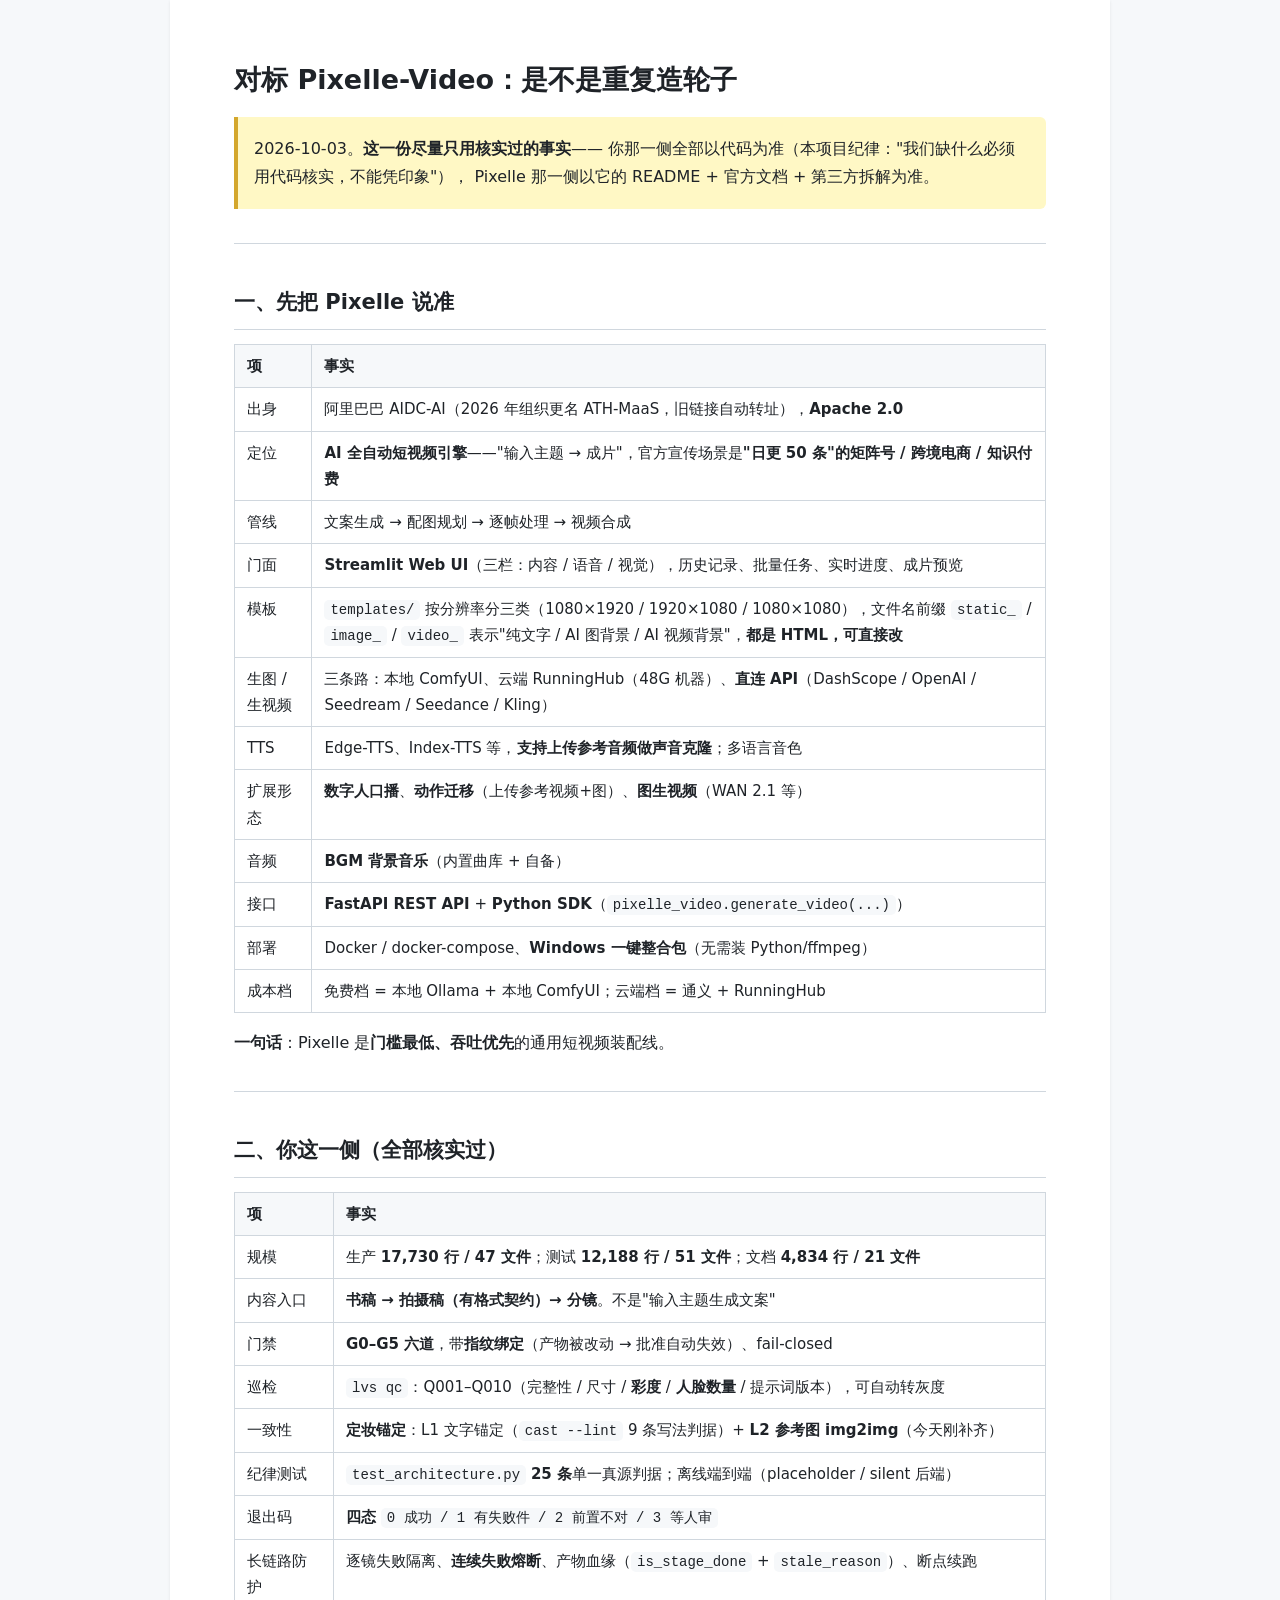
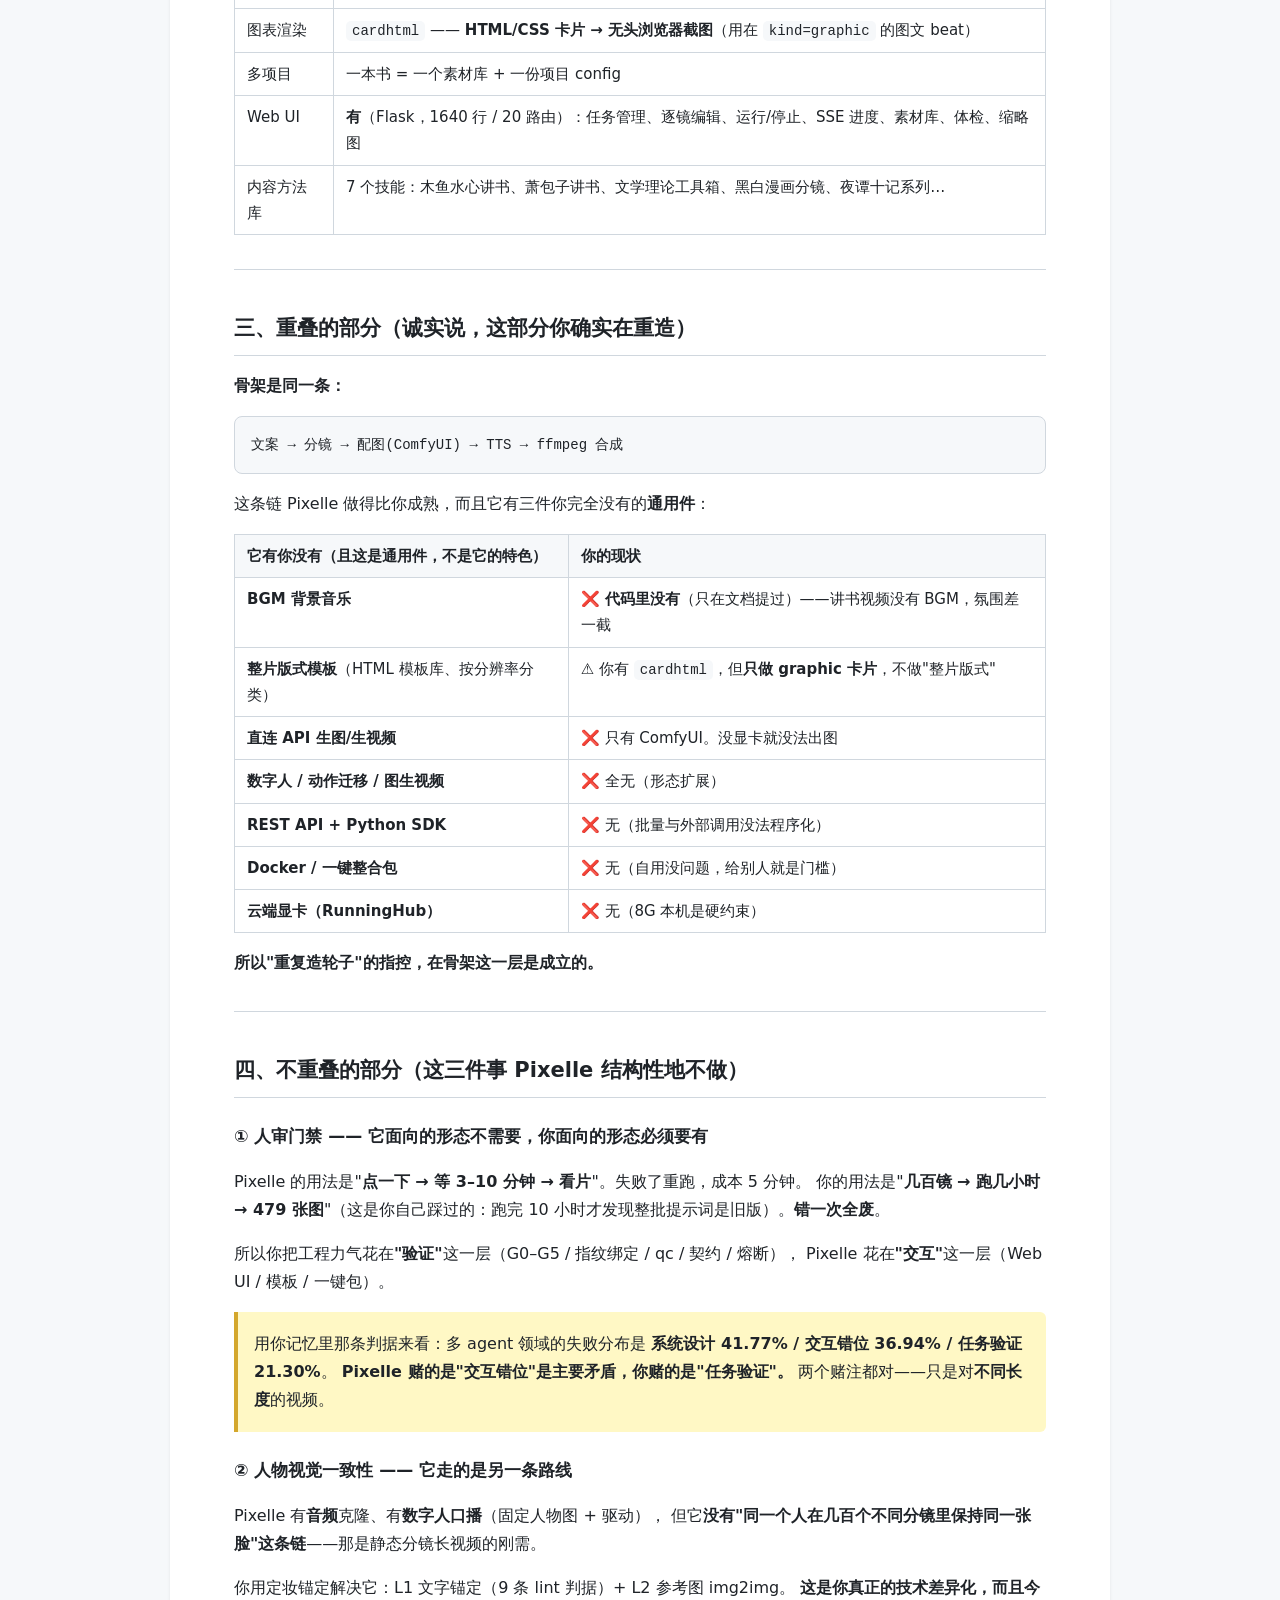
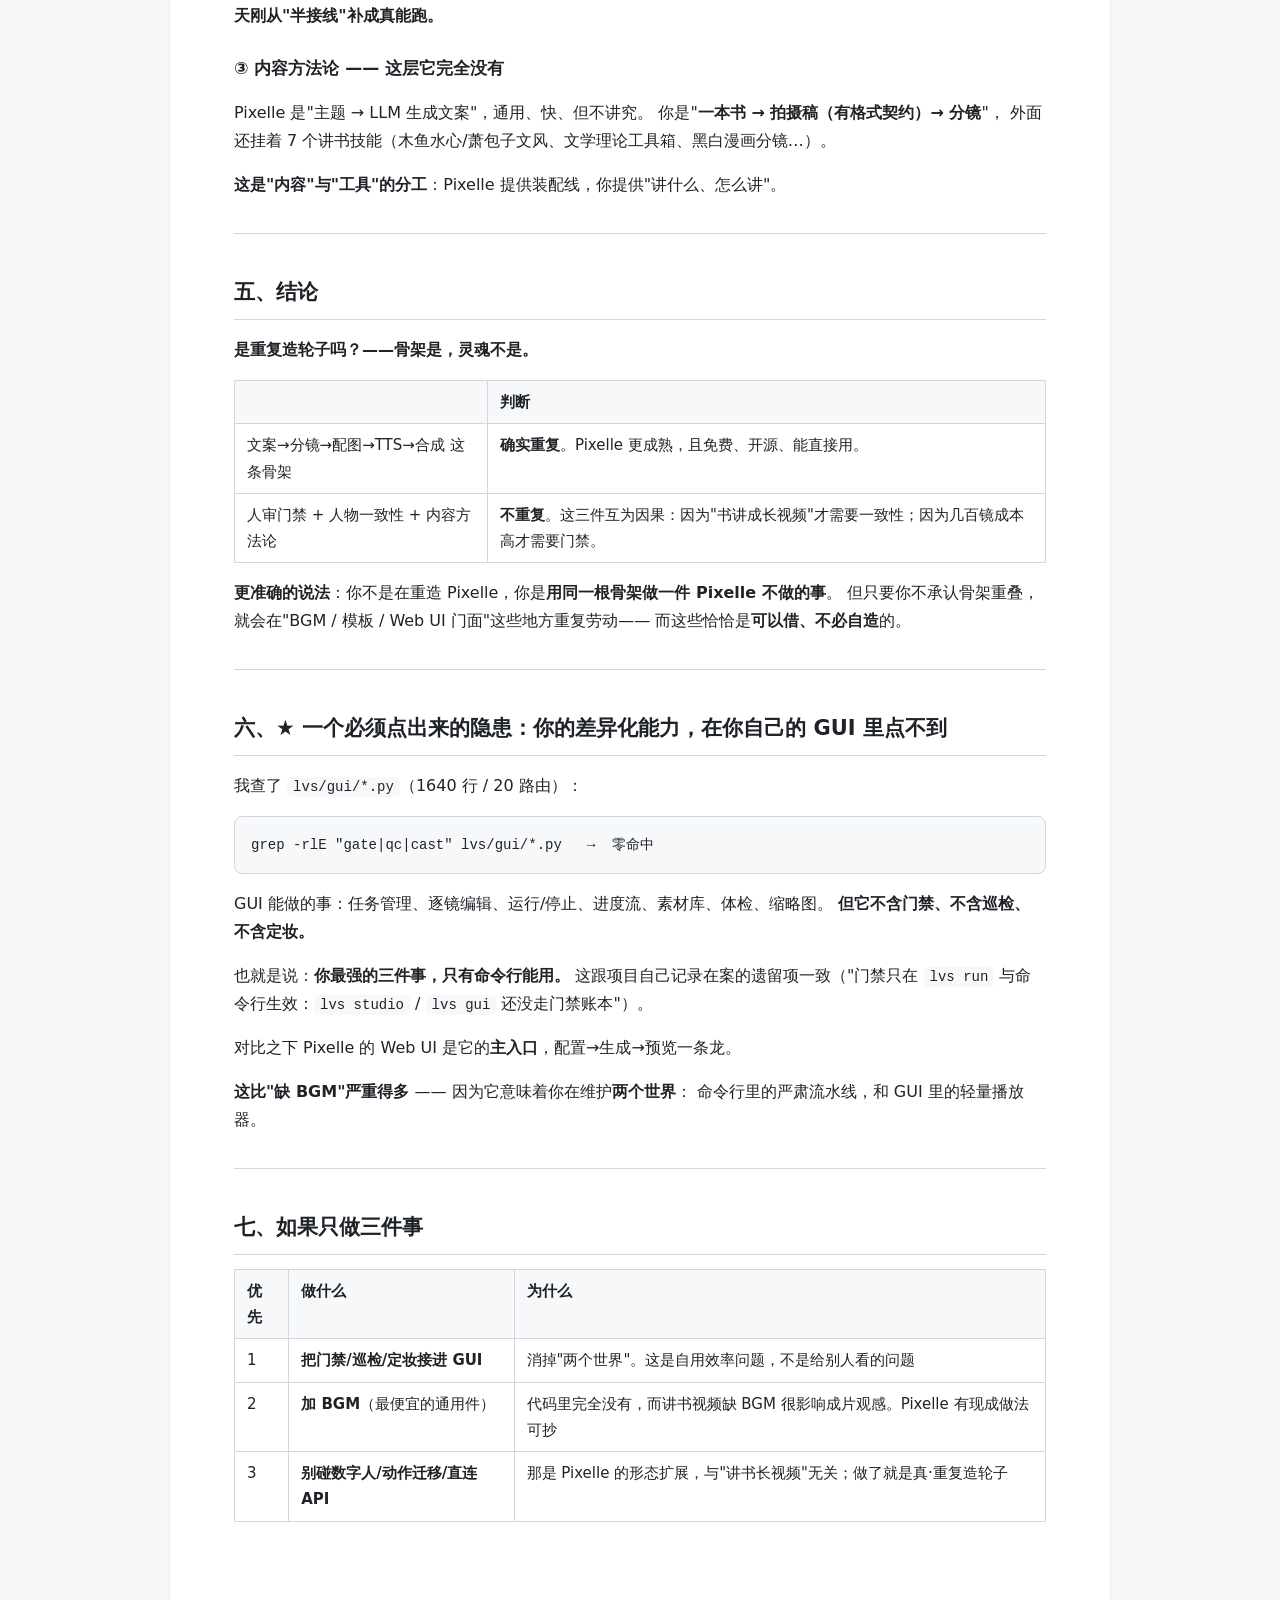
<file: docs/对标-Pixelle-Video.html>
<!DOCTYPE html>
<html lang="zh-CN"><head><meta charset="utf-8">
<meta name="viewport" content="width=device-width, initial-scale=1">
<title>对标 Pixelle-Video</title>
<style>
  :root { --fg:#1f2328; --line:#d0d7de; --code-bg:#f6f8fa; --accent:#0969da;
           --warn-bg:#fff8c5; --warn-line:#d4a72c; --ok:#1a7f37; }
  * { box-sizing:border-box; }
  body { margin:0; background:#f6f8fa; color:var(--fg);
          font-family:"Segoe UI","Microsoft YaHei",system-ui,sans-serif;
          font-size:16px; line-height:1.75; }
  .page { max-width:940px; margin:0 auto; background:#fff;
           padding:56px 64px 96px; box-shadow:0 1px 3px rgba(0,0,0,.08); }
  h1 { font-size:27px; margin:0 0 8px; }
  h2 { font-size:21px; margin:40px 0 12px; padding-bottom:8px;
        border-bottom:1px solid var(--line); }
  h3 { font-size:17px; margin:24px 0 8px; }
  code { background:var(--code-bg); padding:2px 6px; border-radius:5px;
          font-family:Consolas,monospace; font-size:14px; }
  pre { background:var(--code-bg); border:1px solid var(--line); border-radius:8px;
         padding:14px 16px; overflow-x:auto; }
  pre code { background:none; padding:0; }
  table { border-collapse:collapse; width:100%; margin:14px 0; font-size:15px; }
  th,td { border:1px solid var(--line); padding:8px 12px; text-align:left; vertical-align:top; }
  th { background:var(--code-bg); }
  blockquote { margin:14px 0; padding:12px 16px; background:var(--warn-bg);
                border-left:4px solid var(--warn-line); border-radius:0 6px 6px 0; }
  blockquote p { margin:6px 0; }
  hr { border:none; border-top:1px solid var(--line); margin:34px 0; }
  a { color:var(--accent); }
  @media print { body { background:#fff; } .page { box-shadow:none; padding:0; max-width:none; } }
</style></head><body><div class="page">
<h1>对标 Pixelle-Video：是不是重复造轮子</h1>
<blockquote>
<p>2026-10-03。<strong>这一份尽量只用核实过的事实</strong>——
你那一侧全部以代码为准（本项目纪律："我们缺什么必须用代码核实，不能凭印象"），
Pixelle 那一侧以它的 README + 官方文档 + 第三方拆解为准。</p>
</blockquote>
<hr />
<h2>一、先把 Pixelle 说准</h2>
<table>
<thead>
<tr>
<th>项</th>
<th>事实</th>
</tr>
</thead>
<tbody>
<tr>
<td>出身</td>
<td>阿里巴巴 AIDC-AI（2026 年组织更名 ATH-MaaS，旧链接自动转址），<strong>Apache 2.0</strong></td>
</tr>
<tr>
<td>定位</td>
<td><strong>AI 全自动短视频引擎</strong>——"输入主题 → 成片"，官方宣传场景是<strong>"日更 50 条"的矩阵号 / 跨境电商 / 知识付费</strong></td>
</tr>
<tr>
<td>管线</td>
<td>文案生成 → 配图规划 → 逐帧处理 → 视频合成</td>
</tr>
<tr>
<td>门面</td>
<td><strong>Streamlit Web UI</strong>（三栏：内容 / 语音 / 视觉），历史记录、批量任务、实时进度、成片预览</td>
</tr>
<tr>
<td>模板</td>
<td><code>templates/</code> 按分辨率分三类（1080×1920 / 1920×1080 / 1080×1080），文件名前缀 <code>static_</code> / <code>image_</code> / <code>video_</code> 表示"纯文字 / AI 图背景 / AI 视频背景"，<strong>都是 HTML，可直接改</strong></td>
</tr>
<tr>
<td>生图 / 生视频</td>
<td>三条路：本地 ComfyUI、云端 RunningHub（48G 机器）、<strong>直连 API</strong>（DashScope / OpenAI / Seedream / Seedance / Kling）</td>
</tr>
<tr>
<td>TTS</td>
<td>Edge-TTS、Index-TTS 等，<strong>支持上传参考音频做声音克隆</strong>；多语言音色</td>
</tr>
<tr>
<td>扩展形态</td>
<td><strong>数字人口播</strong>、<strong>动作迁移</strong>（上传参考视频+图）、<strong>图生视频</strong>（WAN 2.1 等）</td>
</tr>
<tr>
<td>音频</td>
<td><strong>BGM 背景音乐</strong>（内置曲库 + 自备）</td>
</tr>
<tr>
<td>接口</td>
<td><strong>FastAPI REST API</strong> + <strong>Python SDK</strong>（<code>pixelle_video.generate_video(...)</code>）</td>
</tr>
<tr>
<td>部署</td>
<td>Docker / docker-compose、<strong>Windows 一键整合包</strong>（无需装 Python/ffmpeg）</td>
</tr>
<tr>
<td>成本档</td>
<td>免费档 = 本地 Ollama + 本地 ComfyUI；云端档 = 通义 + RunningHub</td>
</tr>
</tbody>
</table>
<p><strong>一句话</strong>：Pixelle 是<strong>门槛最低、吞吐优先</strong>的通用短视频装配线。</p>
<hr />
<h2>二、你这一侧（全部核实过）</h2>
<table>
<thead>
<tr>
<th>项</th>
<th>事实</th>
</tr>
</thead>
<tbody>
<tr>
<td>规模</td>
<td>生产 <strong>17,730 行 / 47 文件</strong>；测试 <strong>12,188 行 / 51 文件</strong>；文档 <strong>4,834 行 / 21 文件</strong></td>
</tr>
<tr>
<td>内容入口</td>
<td><strong>书稿 → 拍摄稿（有格式契约）→ 分镜</strong>。不是"输入主题生成文案"</td>
</tr>
<tr>
<td>门禁</td>
<td><strong>G0–G5 六道</strong>，带<strong>指纹绑定</strong>（产物被改动 → 批准自动失效）、fail-closed</td>
</tr>
<tr>
<td>巡检</td>
<td><code>lvs qc</code>：Q001–Q010（完整性 / 尺寸 / <strong>彩度</strong> / <strong>人脸数量</strong> / 提示词版本），可自动转灰度</td>
</tr>
<tr>
<td>一致性</td>
<td><strong>定妆锚定</strong>：L1 文字锚定（<code>cast --lint</code> 9 条写法判据）+ <strong>L2 参考图 img2img</strong>（今天刚补齐）</td>
</tr>
<tr>
<td>纪律测试</td>
<td><code>test_architecture.py</code> <strong>25 条</strong>单一真源判据；离线端到端（placeholder / silent 后端）</td>
</tr>
<tr>
<td>退出码</td>
<td><strong>四态</strong> <code>0 成功 / 1 有失败件 / 2 前置不对 / 3 等人审</code></td>
</tr>
<tr>
<td>长链路防护</td>
<td>逐镜失败隔离、<strong>连续失败熔断</strong>、产物血缘（<code>is_stage_done</code> + <code>stale_reason</code>）、断点续跑</td>
</tr>
<tr>
<td>图表渲染</td>
<td><code>cardhtml</code> —— <strong>HTML/CSS 卡片 → 无头浏览器截图</strong>（用在 <code>kind=graphic</code> 的图文 beat）</td>
</tr>
<tr>
<td>多项目</td>
<td>一本书 = 一个素材库 + 一份项目 config</td>
</tr>
<tr>
<td>Web UI</td>
<td><strong>有</strong>（Flask，1640 行 / 20 路由）：任务管理、逐镜编辑、运行/停止、SSE 进度、素材库、体检、缩略图</td>
</tr>
<tr>
<td>内容方法库</td>
<td>7 个技能：木鱼水心讲书、萧包子讲书、文学理论工具箱、黑白漫画分镜、夜谭十记系列…</td>
</tr>
</tbody>
</table>
<hr />
<h2>三、重叠的部分（诚实说，这部分你确实在重造）</h2>
<p><strong>骨架是同一条：</strong></p>
<pre><code>文案 → 分镜 → 配图(ComfyUI) → TTS → ffmpeg 合成
</code></pre>
<p>这条链 Pixelle 做得比你成熟，而且它有三件你完全没有的<strong>通用件</strong>：</p>
<table>
<thead>
<tr>
<th>它有你没有（且这是通用件，不是它的特色）</th>
<th>你的现状</th>
</tr>
</thead>
<tbody>
<tr>
<td><strong>BGM 背景音乐</strong></td>
<td>❌ <strong>代码里没有</strong>（只在文档提过）——讲书视频没有 BGM，氛围差一截</td>
</tr>
<tr>
<td><strong>整片版式模板</strong>（HTML 模板库、按分辨率分类）</td>
<td>⚠️ 你有 <code>cardhtml</code>，但<strong>只做 graphic 卡片</strong>，不做"整片版式"</td>
</tr>
<tr>
<td><strong>直连 API 生图/生视频</strong></td>
<td>❌ 只有 ComfyUI。没显卡就没法出图</td>
</tr>
<tr>
<td><strong>数字人 / 动作迁移 / 图生视频</strong></td>
<td>❌ 全无（形态扩展）</td>
</tr>
<tr>
<td><strong>REST API + Python SDK</strong></td>
<td>❌ 无（批量与外部调用没法程序化）</td>
</tr>
<tr>
<td><strong>Docker / 一键整合包</strong></td>
<td>❌ 无（自用没问题，给别人就是门槛）</td>
</tr>
<tr>
<td><strong>云端显卡（RunningHub）</strong></td>
<td>❌ 无（8G 本机是硬约束）</td>
</tr>
</tbody>
</table>
<p><strong>所以"重复造轮子"的指控，在骨架这一层是成立的。</strong></p>
<hr />
<h2>四、不重叠的部分（这三件事 Pixelle 结构性地不做）</h2>
<h3>① 人审门禁 —— 它面向的形态不需要，你面向的形态必须要有</h3>
<p>Pixelle 的用法是"<strong>点一下 → 等 3–10 分钟 → 看片</strong>"。失败了重跑，成本 5 分钟。
你的用法是"<strong>几百镜 → 跑几小时 → 479 张图</strong>"（这是你自己踩过的：跑完 10 小时才发现整批提示词是旧版）。<strong>错一次全废</strong>。</p>
<p>所以你把工程力气花在<strong>"验证"</strong>这一层（G0–G5 / 指纹绑定 / qc / 契约 / 熔断），
Pixelle 花在<strong>"交互"</strong>这一层（Web UI / 模板 / 一键包）。</p>
<blockquote>
<p>用你记忆里那条判据来看：多 agent 领域的失败分布是
<strong>系统设计 41.77% / 交互错位 36.94% / 任务验证 21.30%</strong>。
<strong>Pixelle 赌的是"交互错位"是主要矛盾，你赌的是"任务验证"。</strong>
两个赌注都对——只是对<strong>不同长度</strong>的视频。</p>
</blockquote>
<h3>② 人物视觉一致性 —— 它走的是另一条路线</h3>
<p>Pixelle 有<strong>音频</strong>克隆、有<strong>数字人口播</strong>（固定人物图 + 驱动），
但它<strong>没有"同一个人在几百个不同分镜里保持同一张脸"这条链</strong>——那是静态分镜长视频的刚需。</p>
<p>你用定妆锚定解决它：L1 文字锚定（9 条 lint 判据）+ L2 参考图 img2img。
<strong>这是你真正的技术差异化，而且今天刚从"半接线"补成真能跑。</strong></p>
<h3>③ 内容方法论 —— 这层它完全没有</h3>
<p>Pixelle 是"主题 → LLM 生成文案"，通用、快、但不讲究。
你是"<strong>一本书 → 拍摄稿（有格式契约）→ 分镜</strong>"，
外面还挂着 7 个讲书技能（木鱼水心/萧包子文风、文学理论工具箱、黑白漫画分镜…）。</p>
<p><strong>这是"内容"与"工具"的分工</strong>：Pixelle 提供装配线，你提供"讲什么、怎么讲"。</p>
<hr />
<h2>五、结论</h2>
<p><strong>是重复造轮子吗？——骨架是，灵魂不是。</strong></p>
<table>
<thead>
<tr>
<th></th>
<th>判断</th>
</tr>
</thead>
<tbody>
<tr>
<td>文案→分镜→配图→TTS→合成 这条骨架</td>
<td><strong>确实重复</strong>。Pixelle 更成熟，且免费、开源、能直接用。</td>
</tr>
<tr>
<td>人审门禁 + 人物一致性 + 内容方法论</td>
<td><strong>不重复</strong>。这三件互为因果：因为"书讲成长视频"才需要一致性；因为几百镜成本高才需要门禁。</td>
</tr>
</tbody>
</table>
<p><strong>更准确的说法</strong>：你不是在重造 Pixelle，你是<strong>用同一根骨架做一件 Pixelle 不做的事</strong>。
但只要你不承认骨架重叠，就会在"BGM / 模板 / Web UI 门面"这些地方重复劳动——
而这些恰恰是<strong>可以借、不必自造</strong>的。</p>
<hr />
<h2>六、★ 一个必须点出来的隐患：你的差异化能力，在你自己的 GUI 里点不到</h2>
<p>我查了 <code>lvs/gui/*.py</code>（1640 行 / 20 路由）：</p>
<pre><code>grep -rlE &quot;gate|qc|cast&quot; lvs/gui/*.py   →  零命中
</code></pre>
<p>GUI 能做的事：任务管理、逐镜编辑、运行/停止、进度流、素材库、体检、缩略图。
<strong>但它不含门禁、不含巡检、不含定妆。</strong></p>
<p>也就是说：<strong>你最强的三件事，只有命令行能用。</strong>
这跟项目自己记录在案的遗留项一致（"门禁只在 <code>lvs run</code> 与命令行生效：<code>lvs studio</code> / <code>lvs gui</code> 还没走门禁账本"）。</p>
<p>对比之下 Pixelle 的 Web UI 是它的<strong>主入口</strong>，配置→生成→预览一条龙。</p>
<p><strong>这比"缺 BGM"严重得多</strong> —— 因为它意味着你在维护<strong>两个世界</strong>：
命令行里的严肃流水线，和 GUI 里的轻量播放器。</p>
<hr />
<h2>七、如果只做三件事</h2>
<table>
<thead>
<tr>
<th>优先</th>
<th>做什么</th>
<th>为什么</th>
</tr>
</thead>
<tbody>
<tr>
<td>1</td>
<td><strong>把门禁/巡检/定妆接进 GUI</strong></td>
<td>消掉"两个世界"。这是自用效率问题，不是给别人看的问题</td>
</tr>
<tr>
<td>2</td>
<td><strong>加 BGM</strong>（最便宜的通用件）</td>
<td>代码里完全没有，而讲书视频缺 BGM 很影响成片观感。Pixelle 有现成做法可抄</td>
</tr>
<tr>
<td>3</td>
<td><strong>别碰数字人/动作迁移/直连 API</strong></td>
<td>那是 Pixelle 的形态扩展，与"讲书长视频"无关；做了就是真·重复造轮子</td>
</tr>
</tbody>
</table>
</div></body></html>
</file>
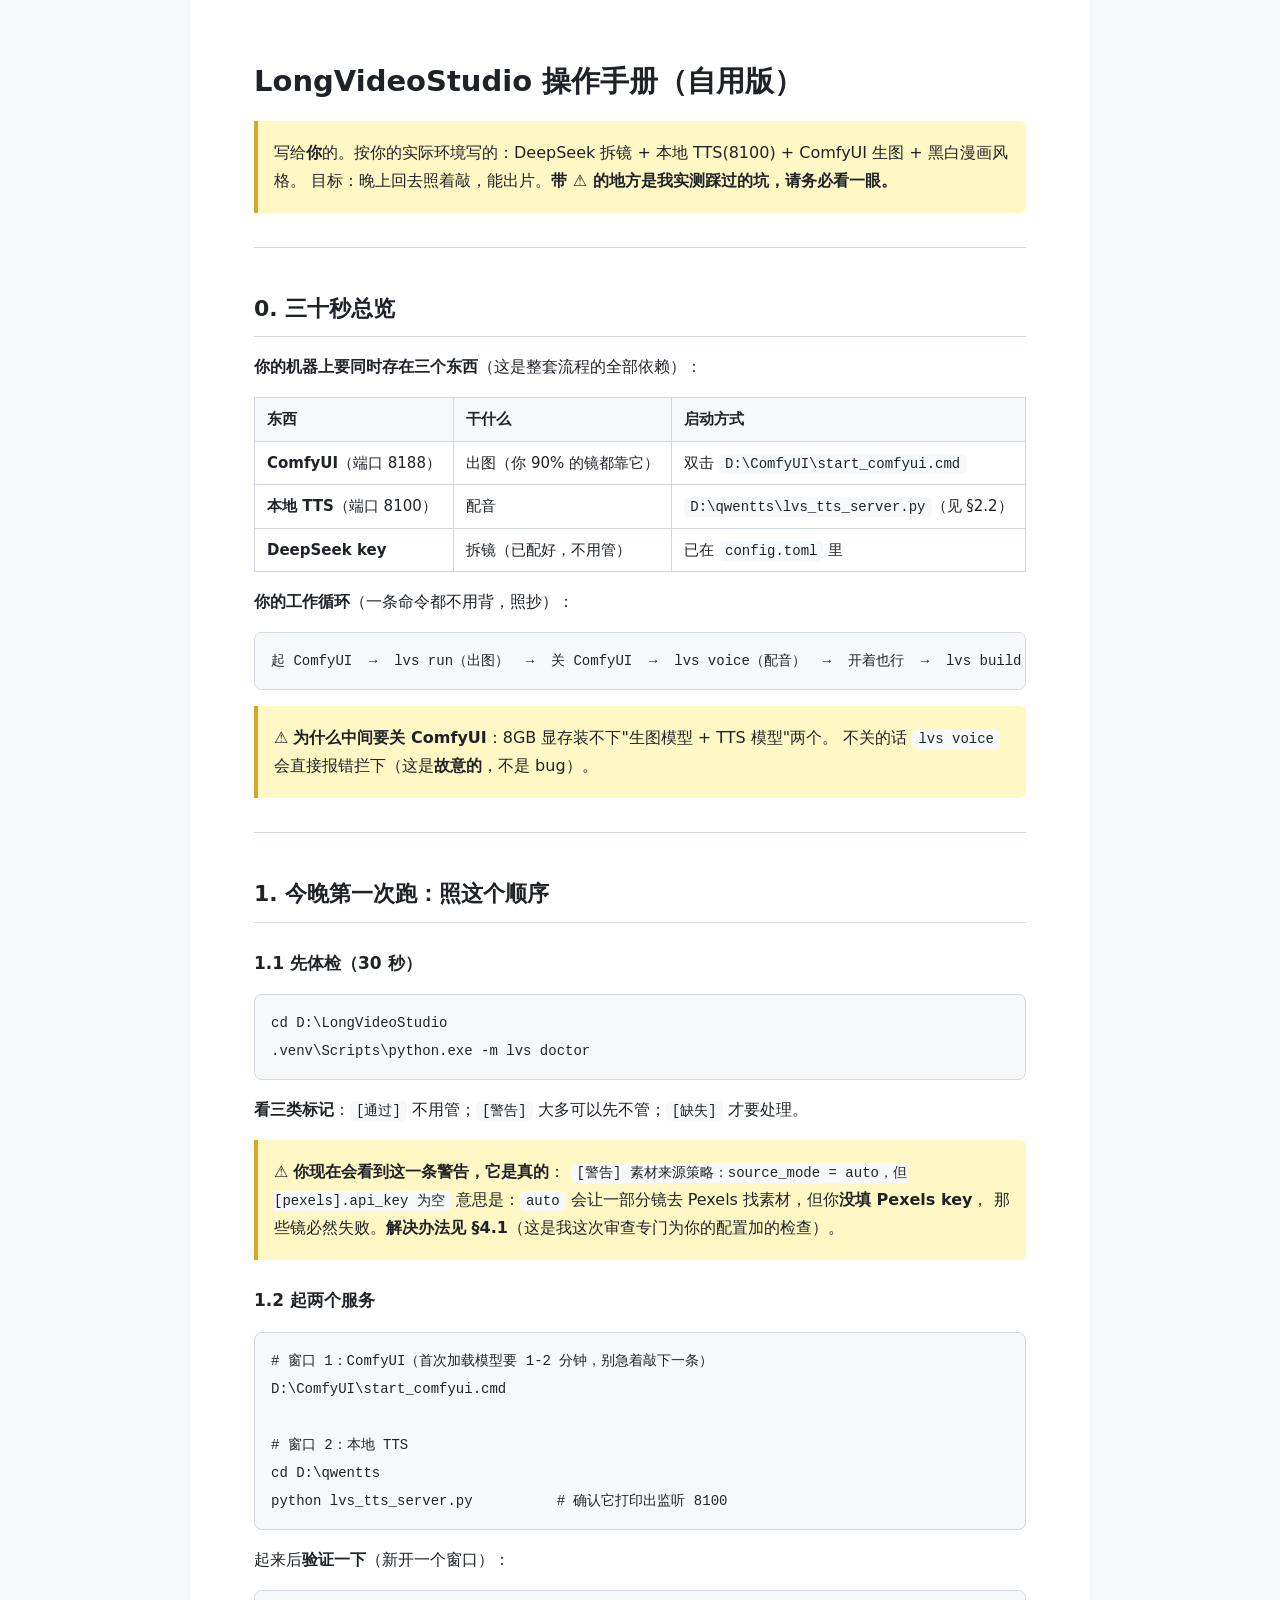
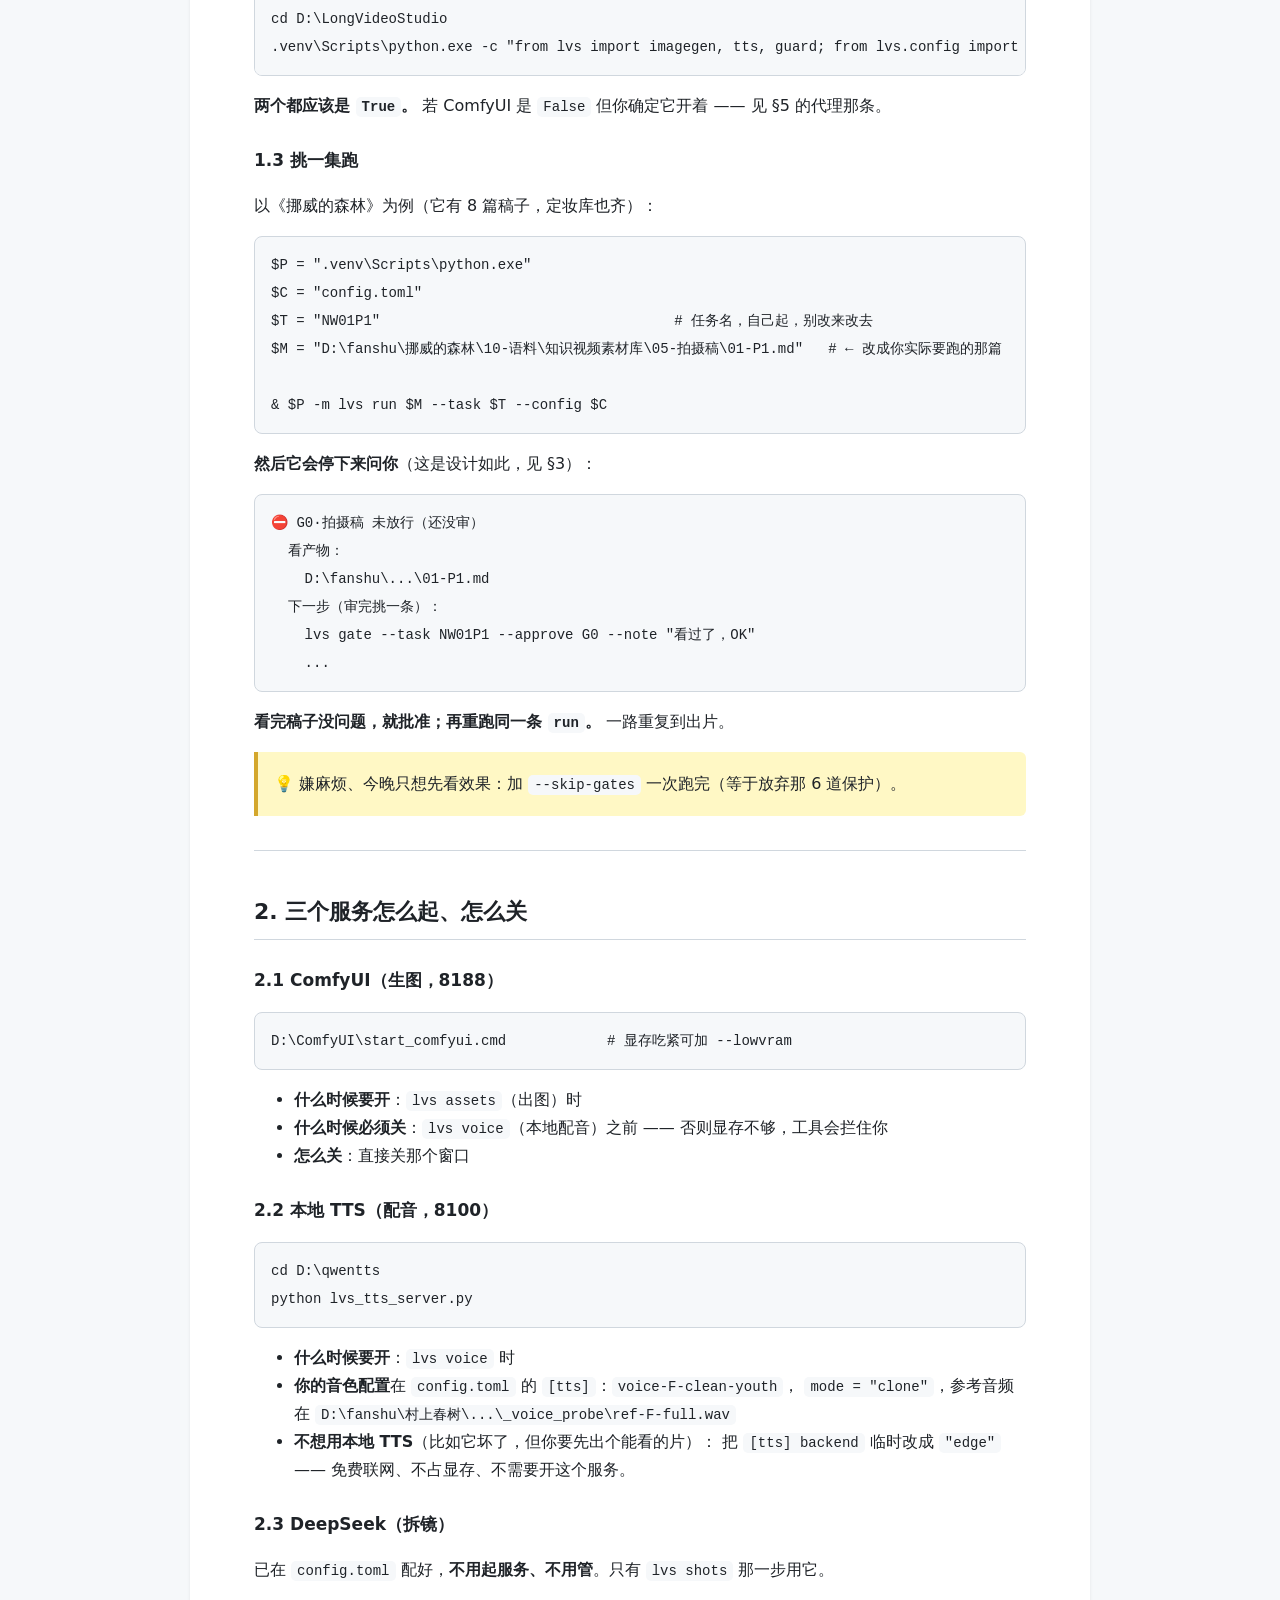
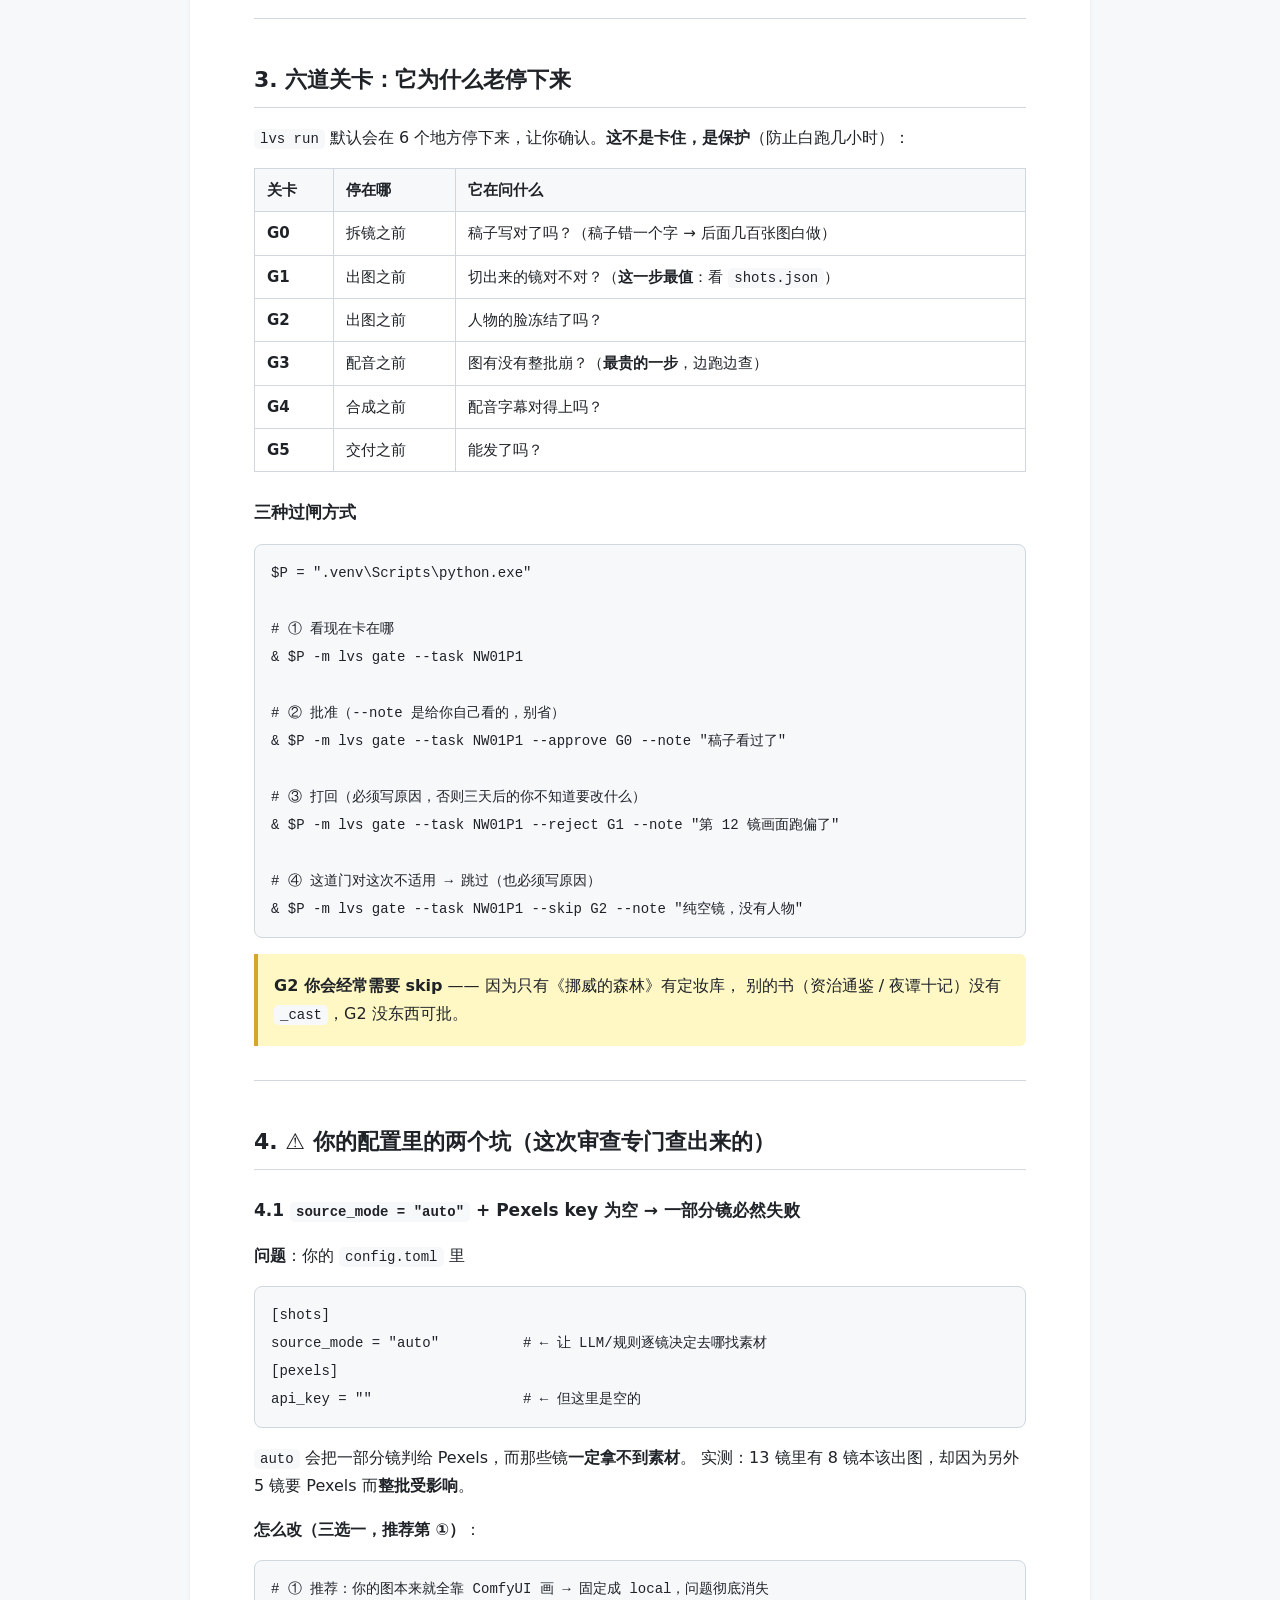
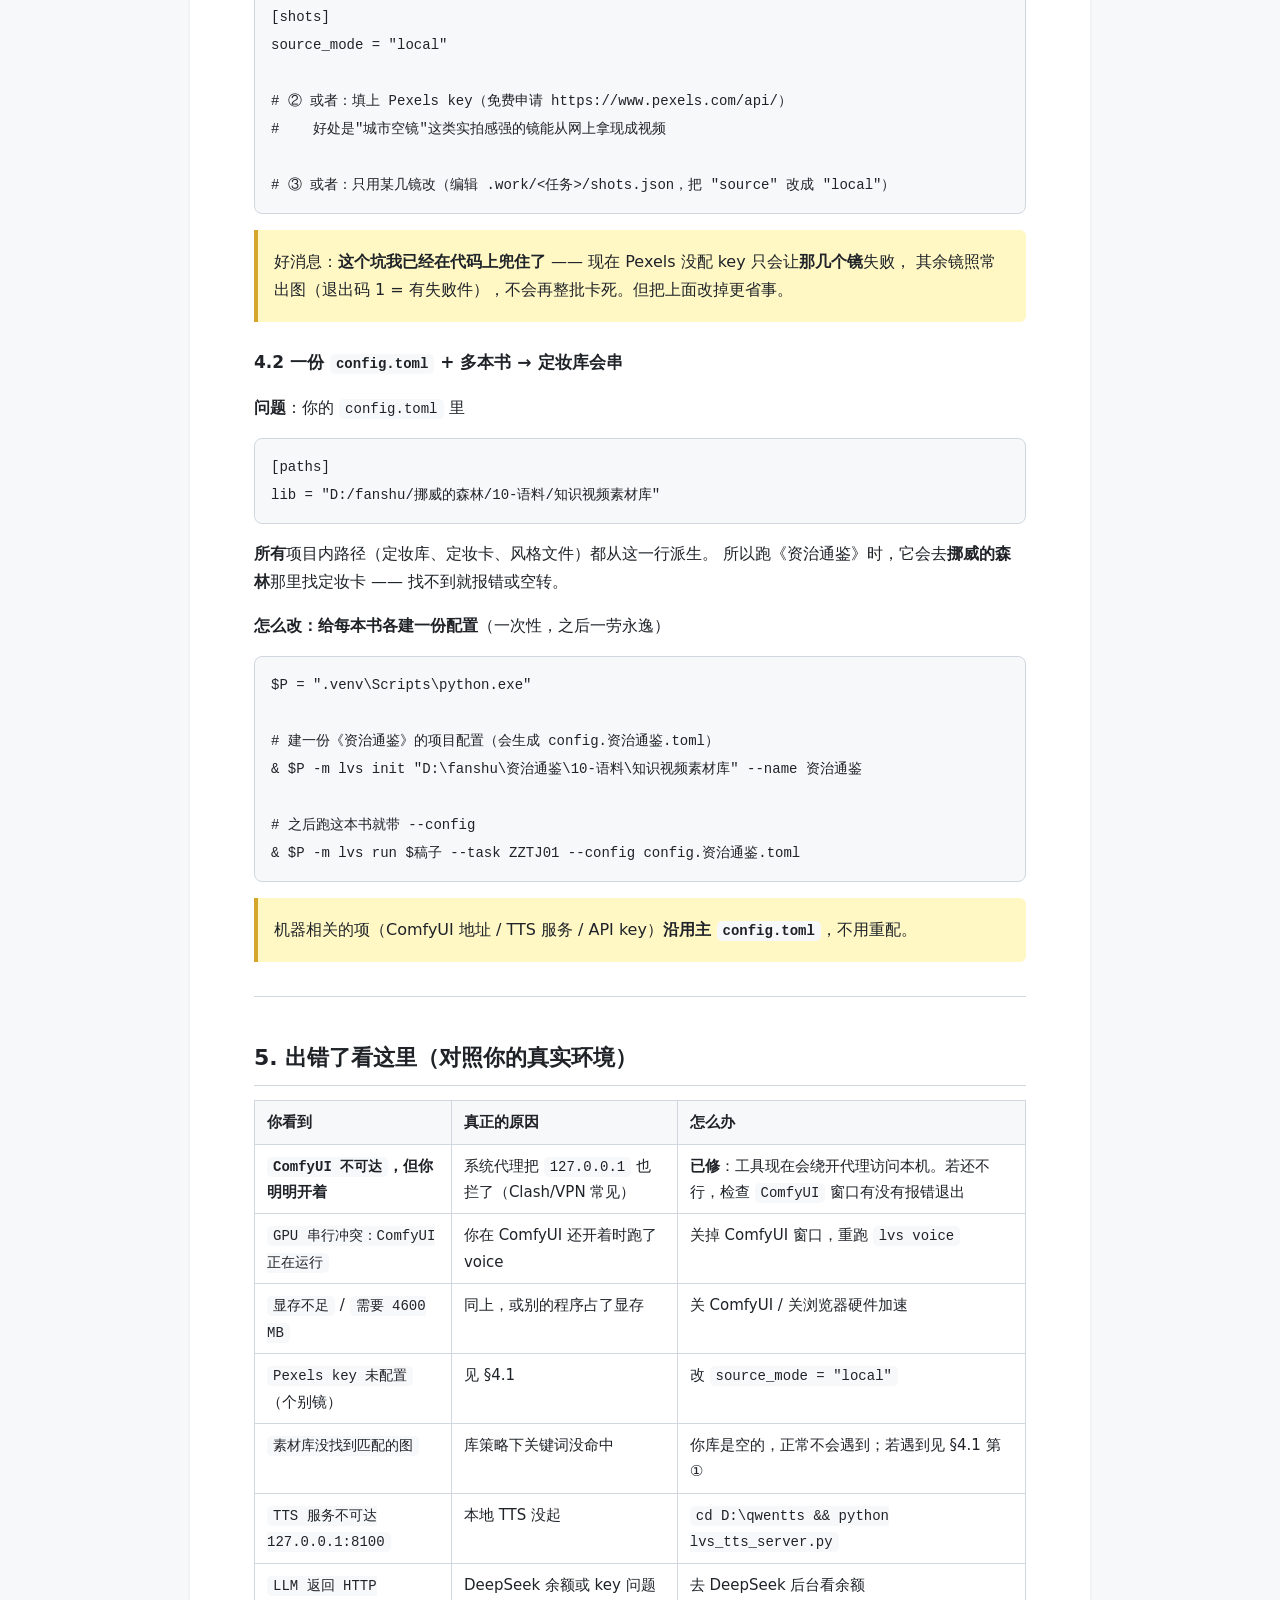
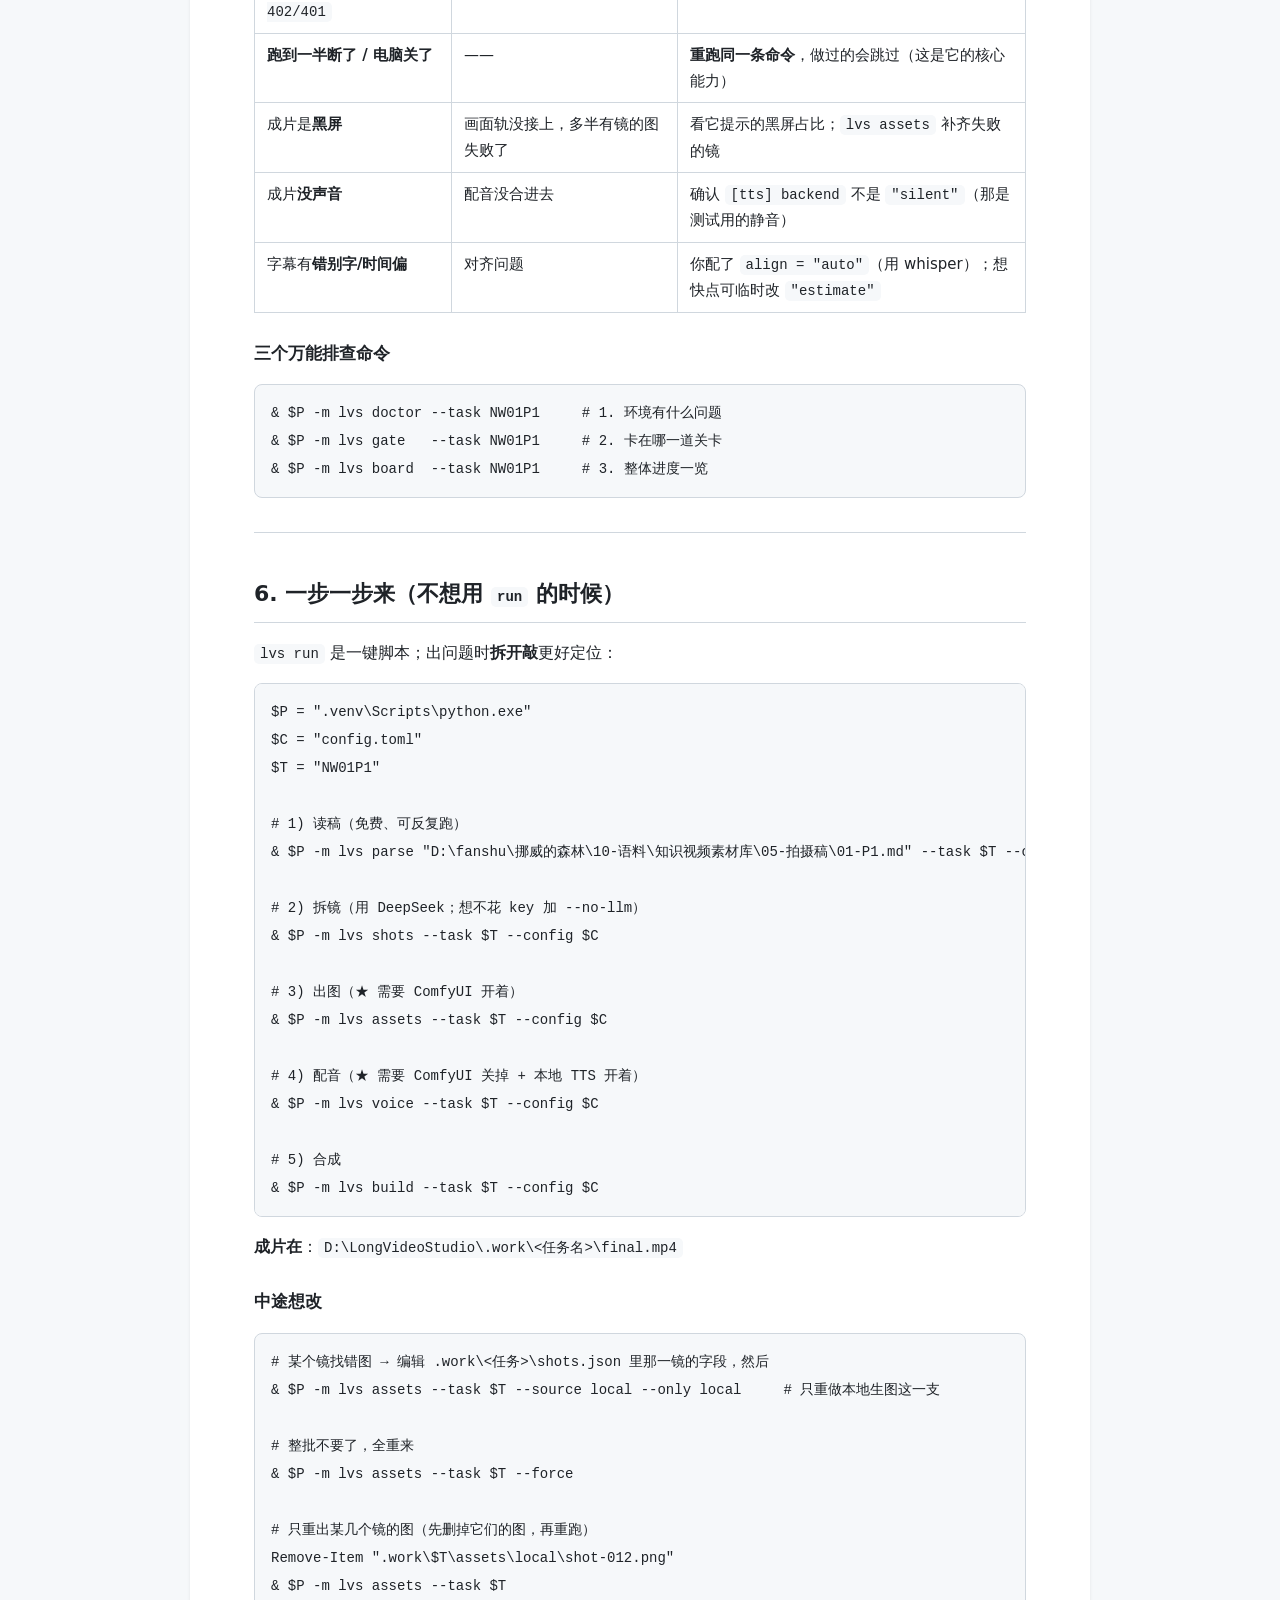
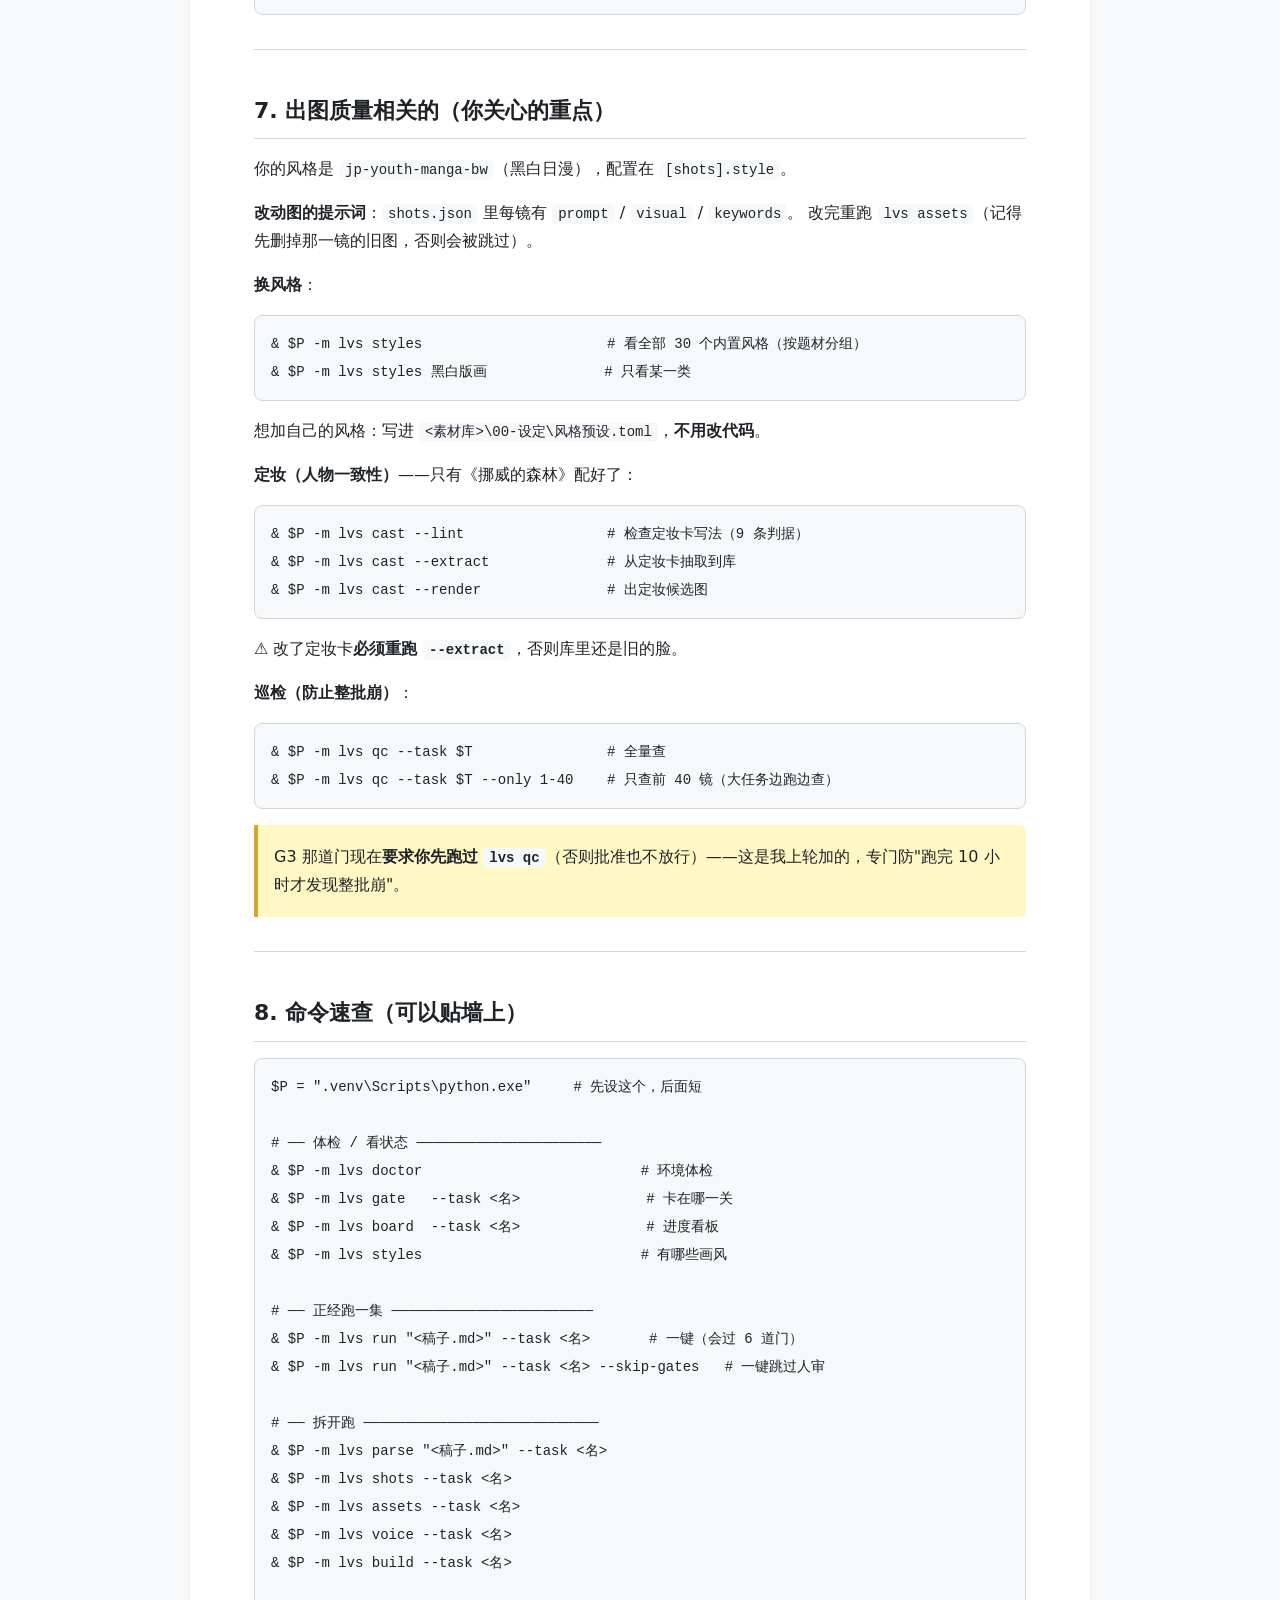
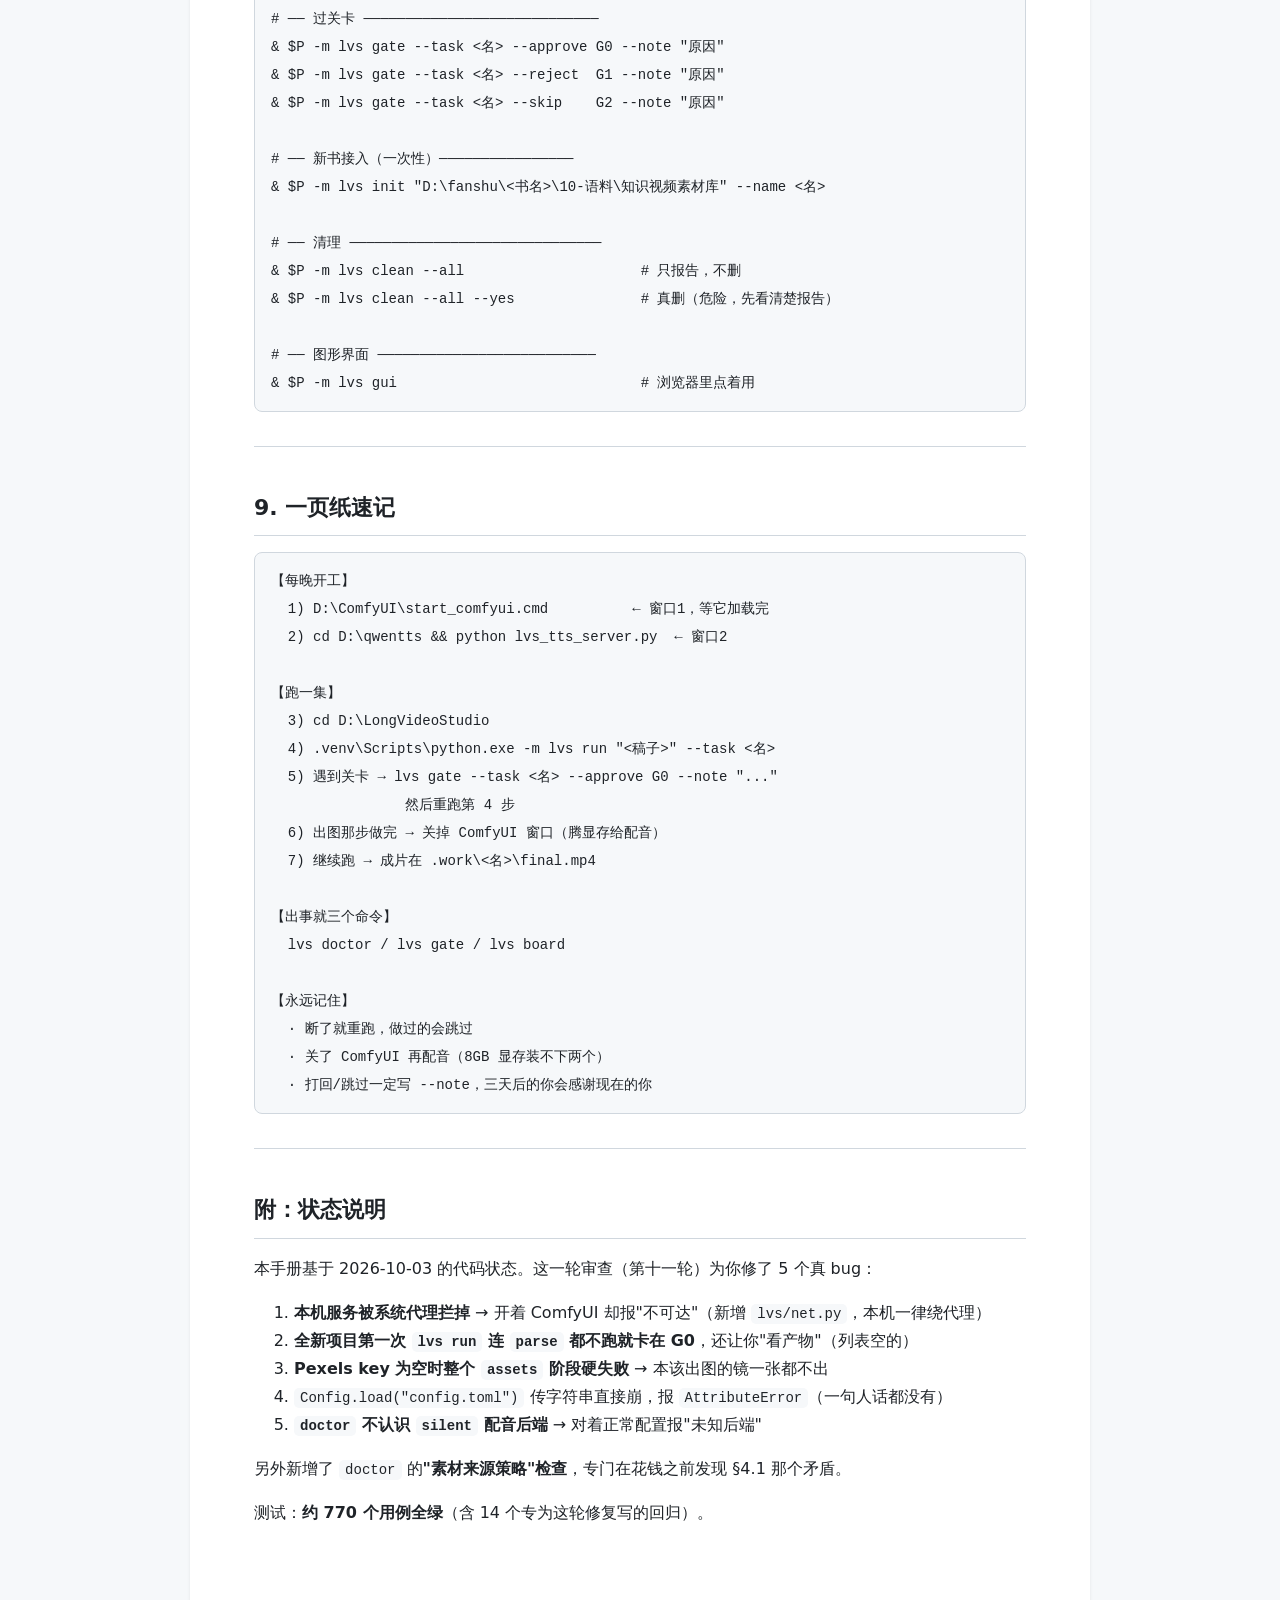
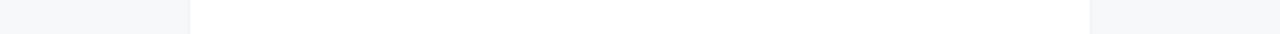
<file: docs/操作手册-自用.html>
<!DOCTYPE html>
<html lang="zh-CN"><head><meta charset="utf-8">
<meta name="viewport" content="width=device-width, initial-scale=1">
<title>LongVideoStudio 操作手册（自用）</title>
<style>
  :root { --fg:#1f2328; --line:#d0d7de; --code-bg:#f6f8fa; --accent:#0969da;
           --warn-bg:#fff8c5; --warn-line:#d4a72c; --ok:#1a7f37; }
  * { box-sizing:border-box; }
  body { margin:0; background:#f6f8fa; color:var(--fg);
          font-family:"Segoe UI","Microsoft YaHei",system-ui,sans-serif;
          font-size:16px; line-height:1.75; }
  .page { max-width:900px; margin:0 auto; background:#fff;
           padding:56px 64px 96px; box-shadow:0 1px 3px rgba(0,0,0,.08); }
  h1 { font-size:29px; margin:0 0 8px; }
  h2 { font-size:22px; margin:42px 0 12px; padding-bottom:8px;
        border-bottom:1px solid var(--line); }
  h3 { font-size:17px; margin:26px 0 8px; }
  code { background:var(--code-bg); padding:2px 6px; border-radius:5px;
          font-family:Consolas,monospace; font-size:14px; }
  pre { background:var(--code-bg); border:1px solid var(--line); border-radius:8px;
         padding:14px 16px; overflow-x:auto; }
  pre code { background:none; padding:0; }
  table { border-collapse:collapse; width:100%; margin:14px 0; font-size:15px; }
  th,td { border:1px solid var(--line); padding:8px 12px; text-align:left;
           vertical-align:top; }
  th { background:var(--code-bg); }
  blockquote { margin:14px 0; padding:12px 16px; background:var(--warn-bg);
                border-left:4px solid var(--warn-line); border-radius:0 6px 6px 0; }
  blockquote p { margin:6px 0; }
  hr { border:none; border-top:1px solid var(--line); margin:34px 0; }
  a { color:var(--accent); }
  @media print { body { background:#fff; } .page { box-shadow:none; padding:0; max-width:none; } }
</style></head><body><div class="page">
<h1>LongVideoStudio 操作手册（自用版）</h1>
<blockquote>
<p>写给<strong>你</strong>的。按你的实际环境写的：DeepSeek 拆镜 + 本地 TTS(8100) + ComfyUI 生图 + 黑白漫画风格。
目标：晚上回去照着敲，能出片。<strong>带 ⚠️ 的地方是我实测踩过的坑，请务必看一眼。</strong></p>
</blockquote>
<hr />
<h2>0. 三十秒总览</h2>
<p><strong>你的机器上要同时存在三个东西</strong>（这是整套流程的全部依赖）：</p>
<table>
<thead>
<tr>
<th>东西</th>
<th>干什么</th>
<th>启动方式</th>
</tr>
</thead>
<tbody>
<tr>
<td><strong>ComfyUI</strong>（端口 8188）</td>
<td>出图（你 90% 的镜都靠它）</td>
<td>双击 <code>D:\ComfyUI\start_comfyui.cmd</code></td>
</tr>
<tr>
<td><strong>本地 TTS</strong>（端口 8100）</td>
<td>配音</td>
<td><code>D:\qwentts\lvs_tts_server.py</code>（见 §2.2）</td>
</tr>
<tr>
<td><strong>DeepSeek key</strong></td>
<td>拆镜（已配好，不用管）</td>
<td>已在 <code>config.toml</code> 里</td>
</tr>
</tbody>
</table>
<p><strong>你的工作循环</strong>（一条命令都不用背，照抄）：</p>
<pre><code>起 ComfyUI  →  lvs run（出图）  →  关 ComfyUI  →  lvs voice（配音）  →  开着也行  →  lvs build（合成）
</code></pre>
<blockquote>
<p>⚠️ <strong>为什么中间要关 ComfyUI</strong>：8GB 显存装不下"生图模型 + TTS 模型"两个。
不关的话 <code>lvs voice</code> 会直接报错拦下（这是<strong>故意的</strong>，不是 bug）。</p>
</blockquote>
<hr />
<h2>1. 今晚第一次跑：照这个顺序</h2>
<h3>1.1 先体检（30 秒）</h3>
<pre><code class="language-powershell">cd D:\LongVideoStudio
.venv\Scripts\python.exe -m lvs doctor
</code></pre>
<p><strong>看三类标记</strong>：<code>[通过]</code> 不用管；<code>[警告]</code> 大多可以先不管；<code>[缺失]</code> 才要处理。</p>
<blockquote>
<p>⚠️ <strong>你现在会看到这一条警告，它是真的</strong>：
<code>[警告] 素材来源策略：source_mode = auto，但 [pexels].api_key 为空</code>
意思是：<code>auto</code> 会让一部分镜去 Pexels 找素材，但你<strong>没填 Pexels key</strong>，
那些镜必然失败。<strong>解决办法见 §4.1</strong>（这是我这次审查专门为你的配置加的检查）。</p>
</blockquote>
<h3>1.2 起两个服务</h3>
<pre><code class="language-powershell"># 窗口 1：ComfyUI（首次加载模型要 1-2 分钟，别急着敲下一条）
D:\ComfyUI\start_comfyui.cmd

# 窗口 2：本地 TTS
cd D:\qwentts
python lvs_tts_server.py          # 确认它打印出监听 8100
</code></pre>
<p>起来后<strong>验证一下</strong>（新开一个窗口）：</p>
<pre><code class="language-powershell">cd D:\LongVideoStudio
.venv\Scripts\python.exe -c &quot;from lvs import imagegen, tts, guard; from lvs.config import Config; c=Config.load('config.toml'); print('ComfyUI:', imagegen.ComfyClient(c.get('comfyui.base_url')).health()); print('TTS:', tts.OpenAISpeechBackend(c.get('tts.base_url')).health())&quot;
</code></pre>
<p><strong>两个都应该是 <code>True</code>。</strong> 若 ComfyUI 是 <code>False</code> 但你确定它开着 —— 见 §5 的代理那条。</p>
<h3>1.3 挑一集跑</h3>
<p>以《挪威的森林》为例（它有 8 篇稿子，定妆库也齐）：</p>
<pre><code class="language-powershell">$P = &quot;.venv\Scripts\python.exe&quot;
$C = &quot;config.toml&quot;
$T = &quot;NW01P1&quot;                                   # 任务名，自己起，别改来改去
$M = &quot;D:\fanshu\挪威的森林\10-语料\知识视频素材库\05-拍摄稿\01-P1.md&quot;   # ← 改成你实际要跑的那篇

&amp; $P -m lvs run $M --task $T --config $C
</code></pre>
<p><strong>然后它会停下来问你</strong>（这是设计如此，见 §3）：</p>
<pre><code>⛔ G0·拍摄稿 未放行（还没审）
  看产物：
    D:\fanshu\...\01-P1.md
  下一步（审完挑一条）：
    lvs gate --task NW01P1 --approve G0 --note &quot;看过了，OK&quot;
    ...
</code></pre>
<p><strong>看完稿子没问题，就批准；再重跑同一条 <code>run</code>。</strong> 一路重复到出片。</p>
<blockquote>
<p>💡 嫌麻烦、今晚只想先看效果：加 <code>--skip-gates</code> 一次跑完（等于放弃那 6 道保护）。</p>
</blockquote>
<hr />
<h2>2. 三个服务怎么起、怎么关</h2>
<h3>2.1 ComfyUI（生图，8188）</h3>
<pre><code class="language-powershell">D:\ComfyUI\start_comfyui.cmd            # 显存吃紧可加 --lowvram
</code></pre>
<ul>
<li><strong>什么时候要开</strong>：<code>lvs assets</code>（出图）时</li>
<li><strong>什么时候必须关</strong>：<code>lvs voice</code>（本地配音）之前 —— 否则显存不够，工具会拦住你</li>
<li><strong>怎么关</strong>：直接关那个窗口</li>
</ul>
<h3>2.2 本地 TTS（配音，8100）</h3>
<pre><code class="language-powershell">cd D:\qwentts
python lvs_tts_server.py
</code></pre>
<ul>
<li><strong>什么时候要开</strong>：<code>lvs voice</code> 时</li>
<li><strong>你的音色配置</strong>在 <code>config.toml</code> 的 <code>[tts]</code>：<code>voice-F-clean-youth</code>，
  <code>mode = "clone"</code>，参考音频在 <code>D:\fanshu\村上春树\...\_voice_probe\ref-F-full.wav</code></li>
<li><strong>不想用本地 TTS</strong>（比如它坏了，但你要先出个能看的片）：
  把 <code>[tts] backend</code> 临时改成 <code>"edge"</code> —— 免费联网、不占显存、不需要开这个服务。</li>
</ul>
<h3>2.3 DeepSeek（拆镜）</h3>
<p>已在 <code>config.toml</code> 配好，<strong>不用起服务、不用管</strong>。只有 <code>lvs shots</code> 那一步用它。</p>
<hr />
<h2>3. 六道关卡：它为什么老停下来</h2>
<p><code>lvs run</code> 默认会在 6 个地方停下来，让你确认。<strong>这不是卡住，是保护</strong>（防止白跑几小时）：</p>
<table>
<thead>
<tr>
<th>关卡</th>
<th>停在哪</th>
<th>它在问什么</th>
</tr>
</thead>
<tbody>
<tr>
<td><strong>G0</strong></td>
<td>拆镜之前</td>
<td>稿子写对了吗？（稿子错一个字 → 后面几百张图白做）</td>
</tr>
<tr>
<td><strong>G1</strong></td>
<td>出图之前</td>
<td>切出来的镜对不对？（<strong>这一步最值</strong>：看 <code>shots.json</code>）</td>
</tr>
<tr>
<td><strong>G2</strong></td>
<td>出图之前</td>
<td>人物的脸冻结了吗？</td>
</tr>
<tr>
<td><strong>G3</strong></td>
<td>配音之前</td>
<td>图有没有整批崩？（<strong>最贵的一步</strong>，边跑边查）</td>
</tr>
<tr>
<td><strong>G4</strong></td>
<td>合成之前</td>
<td>配音字幕对得上吗？</td>
</tr>
<tr>
<td><strong>G5</strong></td>
<td>交付之前</td>
<td>能发了吗？</td>
</tr>
</tbody>
</table>
<h3>三种过闸方式</h3>
<pre><code class="language-powershell">$P = &quot;.venv\Scripts\python.exe&quot;

# ① 看现在卡在哪
&amp; $P -m lvs gate --task NW01P1

# ② 批准（--note 是给你自己看的，别省）
&amp; $P -m lvs gate --task NW01P1 --approve G0 --note &quot;稿子看过了&quot;

# ③ 打回（必须写原因，否则三天后的你不知道要改什么）
&amp; $P -m lvs gate --task NW01P1 --reject G1 --note &quot;第 12 镜画面跑偏了&quot;

# ④ 这道门对这次不适用 → 跳过（也必须写原因）
&amp; $P -m lvs gate --task NW01P1 --skip G2 --note &quot;纯空镜，没有人物&quot;
</code></pre>
<blockquote>
<p><strong>G2 你会经常需要 skip</strong> —— 因为只有《挪威的森林》有定妆库，
别的书（资治通鉴 / 夜谭十记）没有 <code>_cast</code>，G2 没东西可批。</p>
</blockquote>
<hr />
<h2>4. ⚠️ 你的配置里的两个坑（这次审查专门查出来的）</h2>
<h3>4.1 <code>source_mode = "auto"</code> + Pexels key 为空 → 一部分镜必然失败</h3>
<p><strong>问题</strong>：你的 <code>config.toml</code> 里</p>
<pre><code class="language-toml">[shots]
source_mode = &quot;auto&quot;          # ← 让 LLM/规则逐镜决定去哪找素材
[pexels]
api_key = &quot;&quot;                  # ← 但这里是空的
</code></pre>
<p><code>auto</code> 会把一部分镜判给 Pexels，而那些镜<strong>一定拿不到素材</strong>。
实测：13 镜里有 8 镜本该出图，却因为另外 5 镜要 Pexels 而<strong>整批受影响</strong>。</p>
<p><strong>怎么改（三选一，推荐第 ①）</strong>：</p>
<pre><code class="language-toml"># ① 推荐：你的图本来就全靠 ComfyUI 画 → 固定成 local，问题彻底消失
[shots]
source_mode = &quot;local&quot;

# ② 或者：填上 Pexels key（免费申请 https://www.pexels.com/api/）
#    好处是&quot;城市空镜&quot;这类实拍感强的镜能从网上拿现成视频

# ③ 或者：只用某几镜改（编辑 .work/&lt;任务&gt;/shots.json，把 &quot;source&quot; 改成 &quot;local&quot;）
</code></pre>
<blockquote>
<p>好消息：<strong>这个坑我已经在代码上兜住了</strong> —— 现在 Pexels 没配 key 只会让<strong>那几个镜</strong>失败，
其余镜照常出图（退出码 1 = 有失败件），不会再整批卡死。但把上面改掉更省事。</p>
</blockquote>
<h3>4.2 一份 <code>config.toml</code> + 多本书 → 定妆库会串</h3>
<p><strong>问题</strong>：你的 <code>config.toml</code> 里</p>
<pre><code class="language-toml">[paths]
lib = &quot;D:/fanshu/挪威的森林/10-语料/知识视频素材库&quot;
</code></pre>
<p><strong>所有</strong>项目内路径（定妆库、定妆卡、风格文件）都从这一行派生。
所以跑《资治通鉴》时，它会去<strong>挪威的森林</strong>那里找定妆卡 —— 找不到就报错或空转。</p>
<p><strong>怎么改：给每本书各建一份配置</strong>（一次性，之后一劳永逸）</p>
<pre><code class="language-powershell">$P = &quot;.venv\Scripts\python.exe&quot;

# 建一份《资治通鉴》的项目配置（会生成 config.资治通鉴.toml）
&amp; $P -m lvs init &quot;D:\fanshu\资治通鉴\10-语料\知识视频素材库&quot; --name 资治通鉴

# 之后跑这本书就带 --config
&amp; $P -m lvs run $稿子 --task ZZTJ01 --config config.资治通鉴.toml
</code></pre>
<blockquote>
<p>机器相关的项（ComfyUI 地址 / TTS 服务 / API key）<strong>沿用主 <code>config.toml</code></strong>，不用重配。</p>
</blockquote>
<hr />
<h2>5. 出错了看这里（对照你的真实环境）</h2>
<table>
<thead>
<tr>
<th>你看到</th>
<th>真正的原因</th>
<th>怎么办</th>
</tr>
</thead>
<tbody>
<tr>
<td><strong><code>ComfyUI 不可达</code>，但你明明开着</strong></td>
<td>系统代理把 <code>127.0.0.1</code> 也拦了（Clash/VPN 常见）</td>
<td><strong>已修</strong>：工具现在会绕开代理访问本机。若还不行，检查 <code>ComfyUI</code> 窗口有没有报错退出</td>
</tr>
<tr>
<td><code>GPU 串行冲突：ComfyUI 正在运行</code></td>
<td>你在 ComfyUI 还开着时跑了 voice</td>
<td>关掉 ComfyUI 窗口，重跑 <code>lvs voice</code></td>
</tr>
<tr>
<td><code>显存不足</code> / <code>需要 4600 MB</code></td>
<td>同上，或别的程序占了显存</td>
<td>关 ComfyUI / 关浏览器硬件加速</td>
</tr>
<tr>
<td><code>Pexels key 未配置</code>（个别镜）</td>
<td>见 §4.1</td>
<td>改 <code>source_mode = "local"</code></td>
</tr>
<tr>
<td><code>素材库没找到匹配的图</code></td>
<td>库策略下关键词没命中</td>
<td>你库是空的，正常不会遇到；若遇到见 §4.1 第 ①</td>
</tr>
<tr>
<td><code>TTS 服务不可达 127.0.0.1:8100</code></td>
<td>本地 TTS 没起</td>
<td><code>cd D:\qwentts &amp;&amp; python lvs_tts_server.py</code></td>
</tr>
<tr>
<td><code>LLM 返回 HTTP 402/401</code></td>
<td>DeepSeek 余额或 key 问题</td>
<td>去 DeepSeek 后台看余额</td>
</tr>
<tr>
<td><strong>跑到一半断了 / 电脑关了</strong></td>
<td>——</td>
<td><strong>重跑同一条命令</strong>，做过的会跳过（这是它的核心能力）</td>
</tr>
<tr>
<td>成片是<strong>黑屏</strong></td>
<td>画面轨没接上，多半有镜的图失败了</td>
<td>看它提示的黑屏占比；<code>lvs assets</code> 补齐失败的镜</td>
</tr>
<tr>
<td>成片<strong>没声音</strong></td>
<td>配音没合进去</td>
<td>确认 <code>[tts] backend</code> 不是 <code>"silent"</code>（那是测试用的静音）</td>
</tr>
<tr>
<td>字幕有<strong>错别字/时间偏</strong></td>
<td>对齐问题</td>
<td>你配了 <code>align = "auto"</code>（用 whisper）；想快点可临时改 <code>"estimate"</code></td>
</tr>
</tbody>
</table>
<h3>三个万能排查命令</h3>
<pre><code class="language-powershell">&amp; $P -m lvs doctor --task NW01P1     # 1. 环境有什么问题
&amp; $P -m lvs gate   --task NW01P1     # 2. 卡在哪一道关卡
&amp; $P -m lvs board  --task NW01P1     # 3. 整体进度一览
</code></pre>
<hr />
<h2>6. 一步一步来（不想用 <code>run</code> 的时候）</h2>
<p><code>lvs run</code> 是一键脚本；出问题时<strong>拆开敲</strong>更好定位：</p>
<pre><code class="language-powershell">$P = &quot;.venv\Scripts\python.exe&quot;
$C = &quot;config.toml&quot;
$T = &quot;NW01P1&quot;

# 1) 读稿（免费、可反复跑）
&amp; $P -m lvs parse &quot;D:\fanshu\挪威的森林\10-语料\知识视频素材库\05-拍摄稿\01-P1.md&quot; --task $T --config $C

# 2) 拆镜（用 DeepSeek；想不花 key 加 --no-llm）
&amp; $P -m lvs shots --task $T --config $C

# 3) 出图（★ 需要 ComfyUI 开着）
&amp; $P -m lvs assets --task $T --config $C

# 4) 配音（★ 需要 ComfyUI 关掉 + 本地 TTS 开着）
&amp; $P -m lvs voice --task $T --config $C

# 5) 合成
&amp; $P -m lvs build --task $T --config $C
</code></pre>
<p><strong>成片在</strong>：<code>D:\LongVideoStudio\.work\&lt;任务名&gt;\final.mp4</code></p>
<h3>中途想改</h3>
<pre><code class="language-powershell"># 某个镜找错图 → 编辑 .work\&lt;任务&gt;\shots.json 里那一镜的字段，然后
&amp; $P -m lvs assets --task $T --source local --only local     # 只重做本地生图这一支

# 整批不要了，全重来
&amp; $P -m lvs assets --task $T --force

# 只重出某几个镜的图（先删掉它们的图，再重跑）
Remove-Item &quot;.work\$T\assets\local\shot-012.png&quot;
&amp; $P -m lvs assets --task $T
</code></pre>
<hr />
<h2>7. 出图质量相关的（你关心的重点）</h2>
<p>你的风格是 <code>jp-youth-manga-bw</code>（黑白日漫），配置在 <code>[shots].style</code>。</p>
<p><strong>改动图的提示词</strong>：<code>shots.json</code> 里每镜有 <code>prompt</code> / <code>visual</code> / <code>keywords</code>。
改完重跑 <code>lvs assets</code>（记得先删掉那一镜的旧图，否则会被跳过）。</p>
<p><strong>换风格</strong>：</p>
<pre><code class="language-powershell">&amp; $P -m lvs styles                      # 看全部 30 个内置风格（按题材分组）
&amp; $P -m lvs styles 黑白版画              # 只看某一类
</code></pre>
<p>想加自己的风格：写进 <code>&lt;素材库&gt;\00-设定\风格预设.toml</code>，<strong>不用改代码</strong>。</p>
<p><strong>定妆（人物一致性）</strong>——只有《挪威的森林》配好了：</p>
<pre><code class="language-powershell">&amp; $P -m lvs cast --lint                 # 检查定妆卡写法（9 条判据）
&amp; $P -m lvs cast --extract              # 从定妆卡抽取到库
&amp; $P -m lvs cast --render               # 出定妆候选图
</code></pre>
<p>⚠️ 改了定妆卡<strong>必须重跑 <code>--extract</code></strong>，否则库里还是旧的脸。</p>
<p><strong>巡检（防止整批崩）</strong>：</p>
<pre><code class="language-powershell">&amp; $P -m lvs qc --task $T                # 全量查
&amp; $P -m lvs qc --task $T --only 1-40    # 只查前 40 镜（大任务边跑边查）
</code></pre>
<blockquote>
<p>G3 那道门现在<strong>要求你先跑过 <code>lvs qc</code></strong>（否则批准也不放行）——这是我上轮加的，专门防"跑完 10 小时才发现整批崩"。</p>
</blockquote>
<hr />
<h2>8. 命令速查（可以贴墙上）</h2>
<pre><code class="language-powershell">$P = &quot;.venv\Scripts\python.exe&quot;     # 先设这个，后面短

# ── 体检 / 看状态 ──────────────────────
&amp; $P -m lvs doctor                          # 环境体检
&amp; $P -m lvs gate   --task &lt;名&gt;               # 卡在哪一关
&amp; $P -m lvs board  --task &lt;名&gt;               # 进度看板
&amp; $P -m lvs styles                          # 有哪些画风

# ── 正经跑一集 ────────────────────────
&amp; $P -m lvs run &quot;&lt;稿子.md&gt;&quot; --task &lt;名&gt;       # 一键（会过 6 道门）
&amp; $P -m lvs run &quot;&lt;稿子.md&gt;&quot; --task &lt;名&gt; --skip-gates   # 一键跳过人审

# ── 拆开跑 ────────────────────────────
&amp; $P -m lvs parse &quot;&lt;稿子.md&gt;&quot; --task &lt;名&gt;
&amp; $P -m lvs shots --task &lt;名&gt;
&amp; $P -m lvs assets --task &lt;名&gt;
&amp; $P -m lvs voice --task &lt;名&gt;
&amp; $P -m lvs build --task &lt;名&gt;

# ── 过关卡 ────────────────────────────
&amp; $P -m lvs gate --task &lt;名&gt; --approve G0 --note &quot;原因&quot;
&amp; $P -m lvs gate --task &lt;名&gt; --reject  G1 --note &quot;原因&quot;
&amp; $P -m lvs gate --task &lt;名&gt; --skip    G2 --note &quot;原因&quot;

# ── 新书接入（一次性）────────────────
&amp; $P -m lvs init &quot;D:\fanshu\&lt;书名&gt;\10-语料\知识视频素材库&quot; --name &lt;名&gt;

# ── 清理 ──────────────────────────────
&amp; $P -m lvs clean --all                     # 只报告，不删
&amp; $P -m lvs clean --all --yes               # 真删（危险，先看清楚报告）

# ── 图形界面 ──────────────────────────
&amp; $P -m lvs gui                             # 浏览器里点着用
</code></pre>
<hr />
<h2>9. 一页纸速记</h2>
<pre><code>【每晚开工】
  1) D:\ComfyUI\start_comfyui.cmd          ← 窗口1，等它加载完
  2) cd D:\qwentts &amp;&amp; python lvs_tts_server.py  ← 窗口2

【跑一集】
  3) cd D:\LongVideoStudio
  4) .venv\Scripts\python.exe -m lvs run &quot;&lt;稿子&gt;&quot; --task &lt;名&gt;
  5) 遇到关卡 → lvs gate --task &lt;名&gt; --approve G0 --note &quot;...&quot;
                然后重跑第 4 步
  6) 出图那步做完 → 关掉 ComfyUI 窗口（腾显存给配音）
  7) 继续跑 → 成片在 .work\&lt;名&gt;\final.mp4

【出事就三个命令】
  lvs doctor / lvs gate / lvs board

【永远记住】
  · 断了就重跑，做过的会跳过
  · 关了 ComfyUI 再配音（8GB 显存装不下两个）
  · 打回/跳过一定写 --note，三天后的你会感谢现在的你
</code></pre>
<hr />
<h2>附：状态说明</h2>
<p>本手册基于 2026-10-03 的代码状态。这一轮审查（第十一轮）为你修了 5 个真 bug：</p>
<ol>
<li><strong>本机服务被系统代理拦掉</strong> → 开着 ComfyUI 却报"不可达"（新增 <code>lvs/net.py</code>，本机一律绕代理）</li>
<li><strong>全新项目第一次 <code>lvs run</code> 连 <code>parse</code> 都不跑就卡在 G0</strong>，还让你"看产物"（列表空的）</li>
<li><strong>Pexels key 为空时整个 <code>assets</code> 阶段硬失败</strong> → 本该出图的镜一张都不出</li>
<li><code>Config.load("config.toml")</code> 传字符串直接崩，报 <code>AttributeError</code>（一句人话都没有）</li>
<li><strong><code>doctor</code> 不认识 <code>silent</code> 配音后端</strong> → 对着正常配置报"未知后端"</li>
</ol>
<p>另外新增了 <code>doctor</code> 的<strong>"素材来源策略"检查</strong>，专门在花钱之前发现 §4.1 那个矛盾。</p>
<p>测试：<strong>约 770 个用例全绿</strong>（含 14 个专为这轮修复写的回归）。</p>
</div></body></html>
</file>
